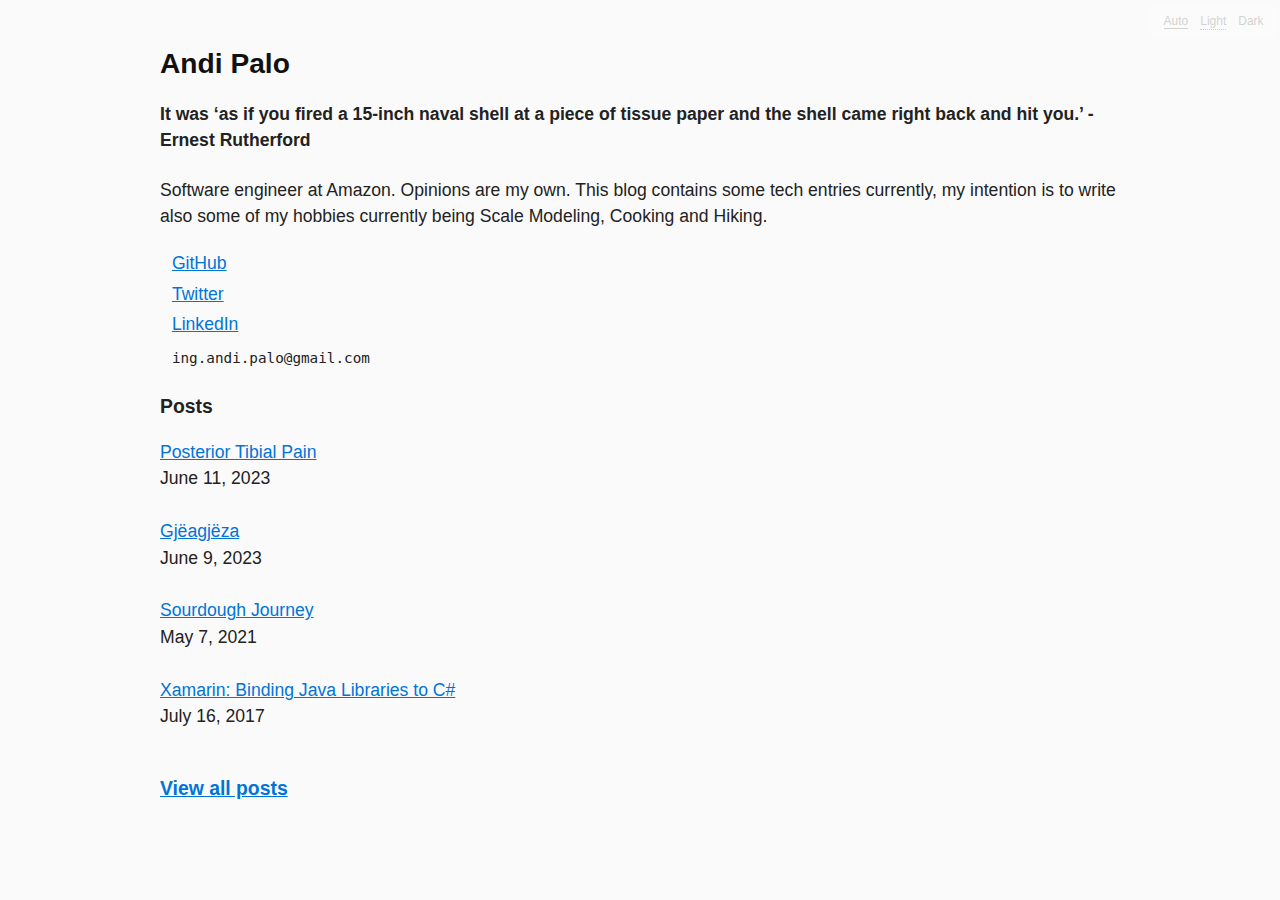
<file: index.html>
<!DOCTYPE html>
<html>
<head>
	<meta name="generator" content="Hugo 0.127.0">
    <meta charset="utf-8">
    <meta http-equiv="X-UA-Compatible" content="IE=edge">
    <meta name="viewport" content="width=device-width, initial-scale=1">
    
    <link rel="stylesheet" href="/css/style.css">
    <link rel="stylesheet" href="/css/fonts.css">
    <link rel="stylesheet" href="/css/syntax.css">
    
    <title>Andi Palo</title>
    <link rel="icon" type="image/png" href="/assets/img/favicon.ico" />
    <link rel="stylesheet" href="https://use.fontawesome.com/releases/v5.8.2/css/all.css"
        integrity="sha384-oS3vJWv+0UjzBfQzYUhtDYW+Pj2yciDJxpsK1OYPAYjqT085Qq/1cq5FLXAZQ7Ay" crossorigin="anonymous">
    <script src="/js/dark.js" defer=""></script>

</head>


<body>

	<h1>Andi Palo</h1>
	<h4>It was &lsquo;as if you fired a 15-inch naval shell at a piece of tissue paper and the shell came right back and hit you.&rsquo; - Ernest Rutherford</h4>

	<div><p>Software engineer at Amazon. Opinions are my own. This blog contains some tech entries currently, my intention is to write also some of my hobbies currently being Scale Modeling, Cooking and Hiking.</p>
</div>

	<table>
		
		
<tr>
    <td><i class="fab fa-github" aria-hidden="true"></i></td>
    <td>&nbsp;<a href="https://github.com/sanandrea" target="_blank">GitHub</a></td>
</tr>


		
		
<tr>
    <td><i class="fab fa-twitter" aria-hidden="true"></i></td>
    <td>&nbsp;<a href="https://twitter.com/andi_palo" target="_blank">Twitter</a></td>
</tr>


		
		
<tr>
    <td><i class="fab fa-linkedin" aria-hidden="true"></i></td>
    <td>&nbsp;<a href="https://www.linkedin.com/in/andi-palo-50a42b16" target="_blank">LinkedIn</a></td>
</tr>


		
		<tr>
			
		</tr>
		<tr>
			
			<td><i class="fas fa-envelope" aria-hidden="true"></i></td>
			<td>&nbsp;<code>ing.andi.palo@gmail.com</code></td>
			
		</tr>
	</table>

	<h3>Posts</h3>

	<div>

		
		
		<div>
			<a href="https://andipalo.com/posts/posterior-tibial-pain/">Posterior Tibial Pain</a><br />
			<time>June 11, 2023</time>
		</div>
		<br />
		
		<div>
			<a href="https://andipalo.com/posts/gjeagjeza/">Gjëagjëza</a><br />
			<time>June 9, 2023</time>
		</div>
		<br />
		
		<div>
			<a href="https://andipalo.com/posts/sourdough-bread/">Sourdough Journey</a><br />
			<time>May 7, 2021</time>
		</div>
		<br />
		
		<div>
			<a href="https://andipalo.com/posts/xamarin-bindings-java-seesharp/">Xamarin: Binding Java Libraries to C#</a><br />
			<time>July 16, 2017</time>
		</div>
		<br />
		


		<h3><a href="posts/">View all posts</a></h3>
	</div>
	
	<script data-goatcounter="" async src="//gc.zgo.at/count.js"></script>
	
</body>

</html>
</file>
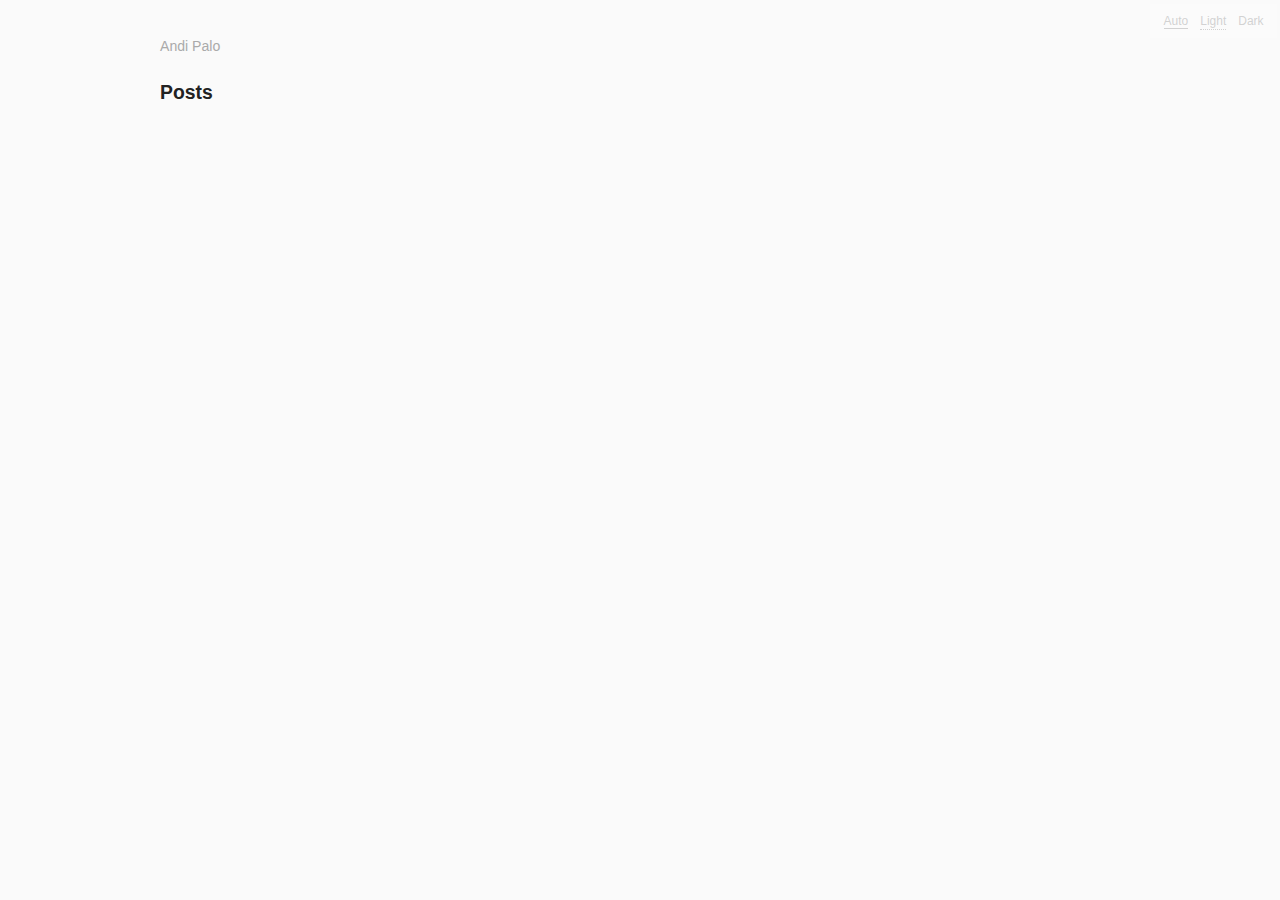
<file: categories/index.html>
<!DOCTYPE html>
<html>
<head>
    <meta charset="utf-8">
    <meta http-equiv="X-UA-Compatible" content="IE=edge">
    <meta name="viewport" content="width=device-width, initial-scale=1">
    
    <link rel="stylesheet" href="/css/style.css">
    <link rel="stylesheet" href="/css/fonts.css">
    <link rel="stylesheet" href="/css/syntax.css">
    
    <title>Andi Palo</title>
    <link rel="icon" type="image/png" href="/assets/img/favicon.ico" />
    <link rel="stylesheet" href="https://use.fontawesome.com/releases/v5.8.2/css/all.css"
        integrity="sha384-oS3vJWv+0UjzBfQzYUhtDYW+Pj2yciDJxpsK1OYPAYjqT085Qq/1cq5FLXAZQ7Ay" crossorigin="anonymous">
    <script src="/js/dark.js" defer=""></script>

</head>


<body>
  <!DOCTYPE html>
<html>

<body>
  <header class="site-header">

    <div class="wrapper">
      <a class="muted small" href="https://andipalo.com/">Andi Palo</a>
    </div>
  </header>
</body>

</html>


  <h3>Posts</h3>

  <div>

    
    
  </div>
</body>

</html>
</file>
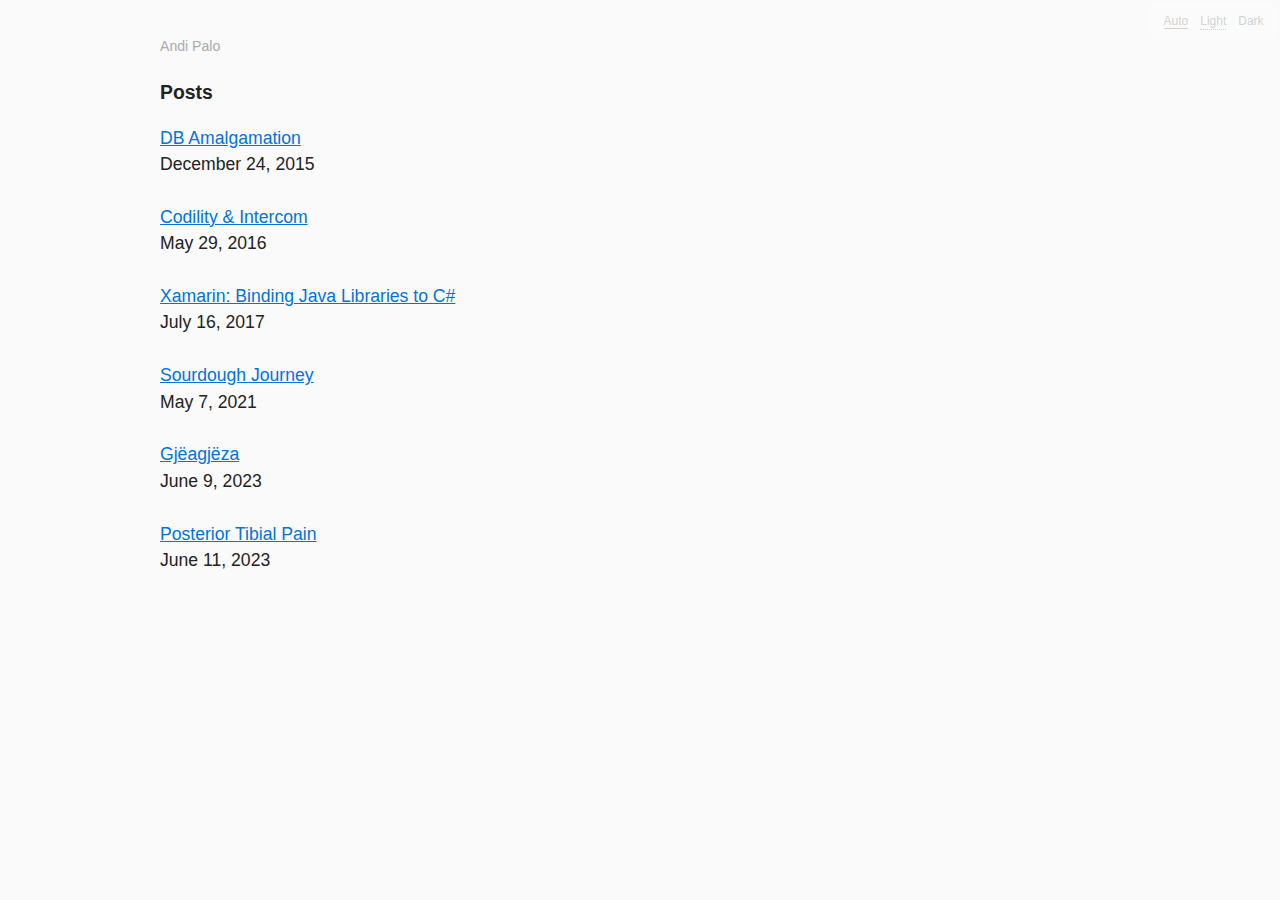
<file: posts/index.html>
<!DOCTYPE html>
<html>
<head>
    <meta charset="utf-8">
    <meta http-equiv="X-UA-Compatible" content="IE=edge">
    <meta name="viewport" content="width=device-width, initial-scale=1">
    
    <link rel="stylesheet" href="/css/style.css">
    <link rel="stylesheet" href="/css/fonts.css">
    <link rel="stylesheet" href="/css/syntax.css">
    
    <title>Andi Palo</title>
    <link rel="icon" type="image/png" href="/assets/img/favicon.ico" />
    <link rel="stylesheet" href="https://use.fontawesome.com/releases/v5.8.2/css/all.css"
        integrity="sha384-oS3vJWv+0UjzBfQzYUhtDYW+Pj2yciDJxpsK1OYPAYjqT085Qq/1cq5FLXAZQ7Ay" crossorigin="anonymous">
    <script src="/js/dark.js" defer=""></script>

</head>


<body>
  <!DOCTYPE html>
<html>

<body>
  <header class="site-header">

    <div class="wrapper">
      <a class="muted small" href="https://andipalo.com/">Andi Palo</a>
    </div>
  </header>
</body>

</html>


  <h3>Posts</h3>

  <div>

    
    
    <div>
      <a href="https://andipalo.com/posts/db-amalgamation/">DB Amalgamation</a><br />
      <time>December 24, 2015</time>
    </div>
    <br />
    
    <div>
      <a href="https://andipalo.com/posts/codility/">Codility &amp; Intercom</a><br />
      <time>May 29, 2016</time>
    </div>
    <br />
    
    <div>
      <a href="https://andipalo.com/posts/xamarin-bindings-java-seesharp/">Xamarin: Binding Java Libraries to C#</a><br />
      <time>July 16, 2017</time>
    </div>
    <br />
    
    <div>
      <a href="https://andipalo.com/posts/sourdough-bread/">Sourdough Journey</a><br />
      <time>May 7, 2021</time>
    </div>
    <br />
    
    <div>
      <a href="https://andipalo.com/posts/gjeagjeza/">Gjëagjëza</a><br />
      <time>June 9, 2023</time>
    </div>
    <br />
    
    <div>
      <a href="https://andipalo.com/posts/posterior-tibial-pain/">Posterior Tibial Pain</a><br />
      <time>June 11, 2023</time>
    </div>
    <br />
    
  </div>
</body>

</html>
</file>
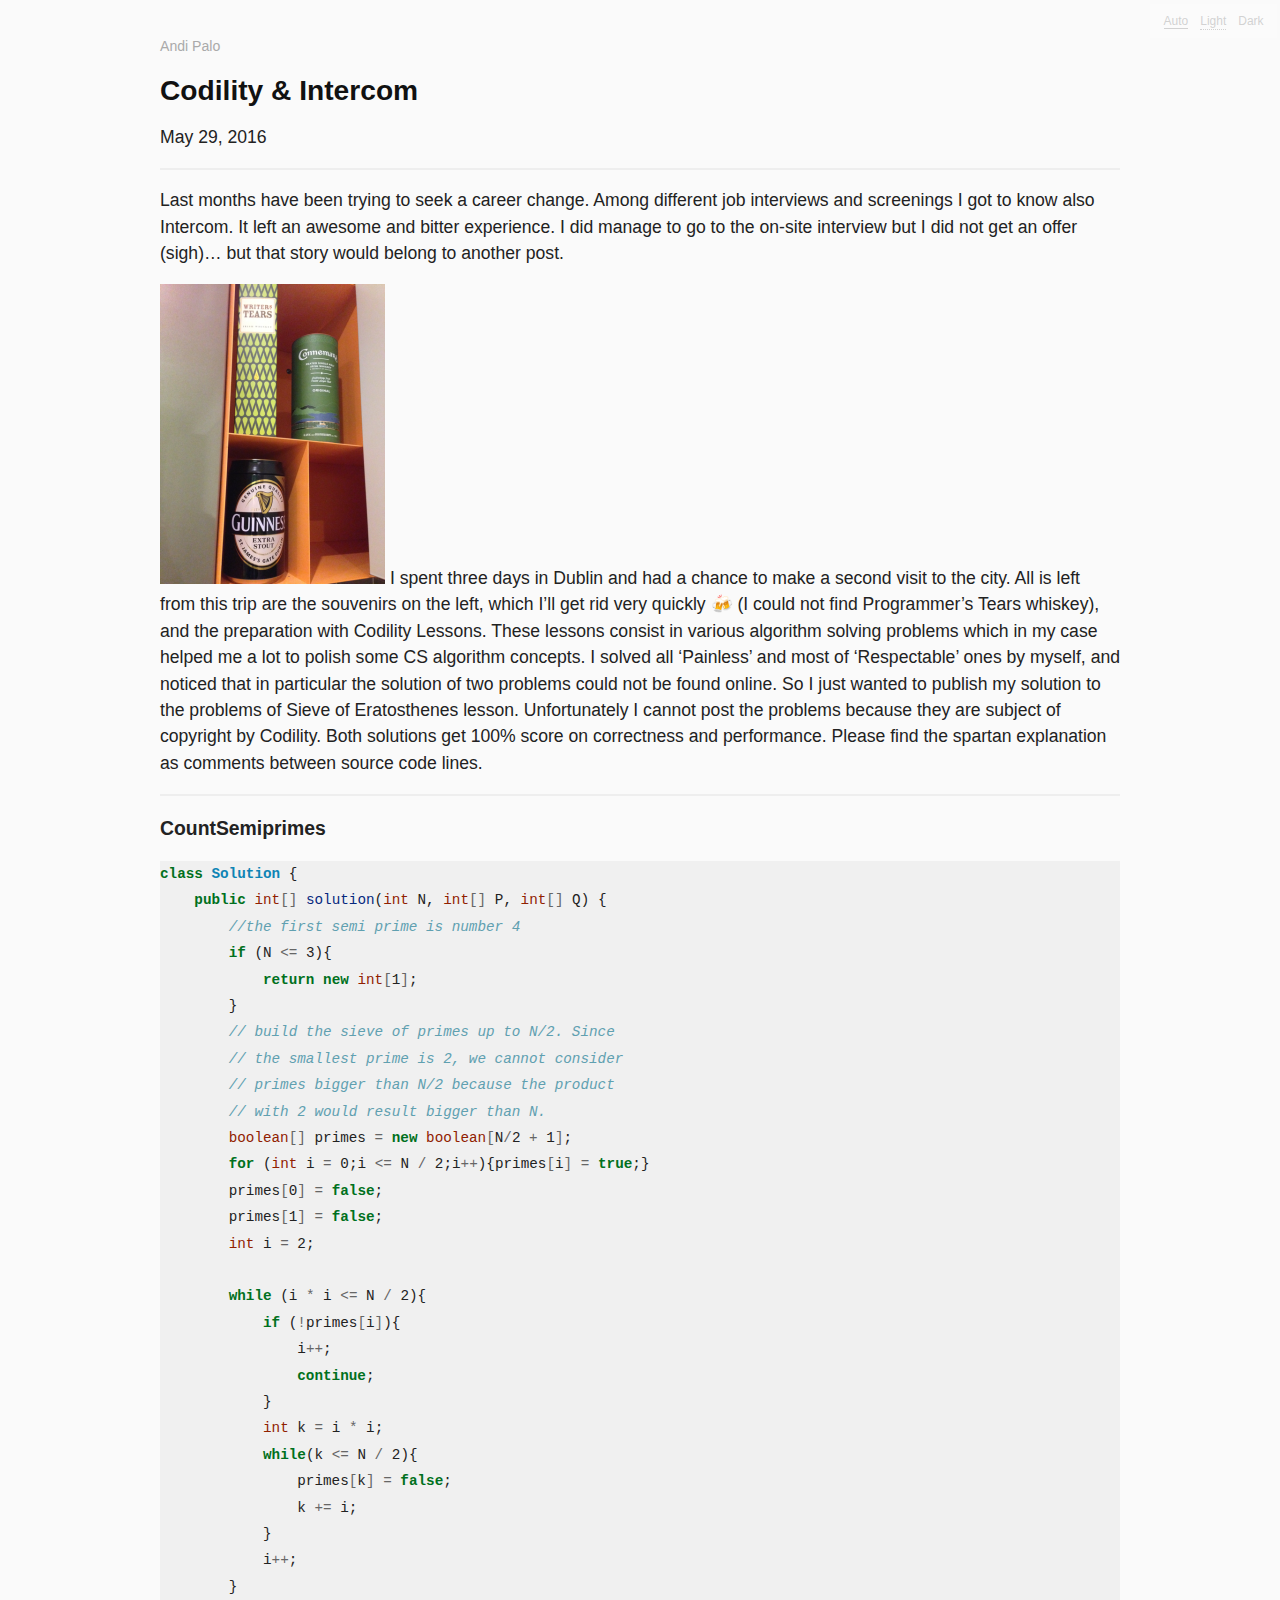
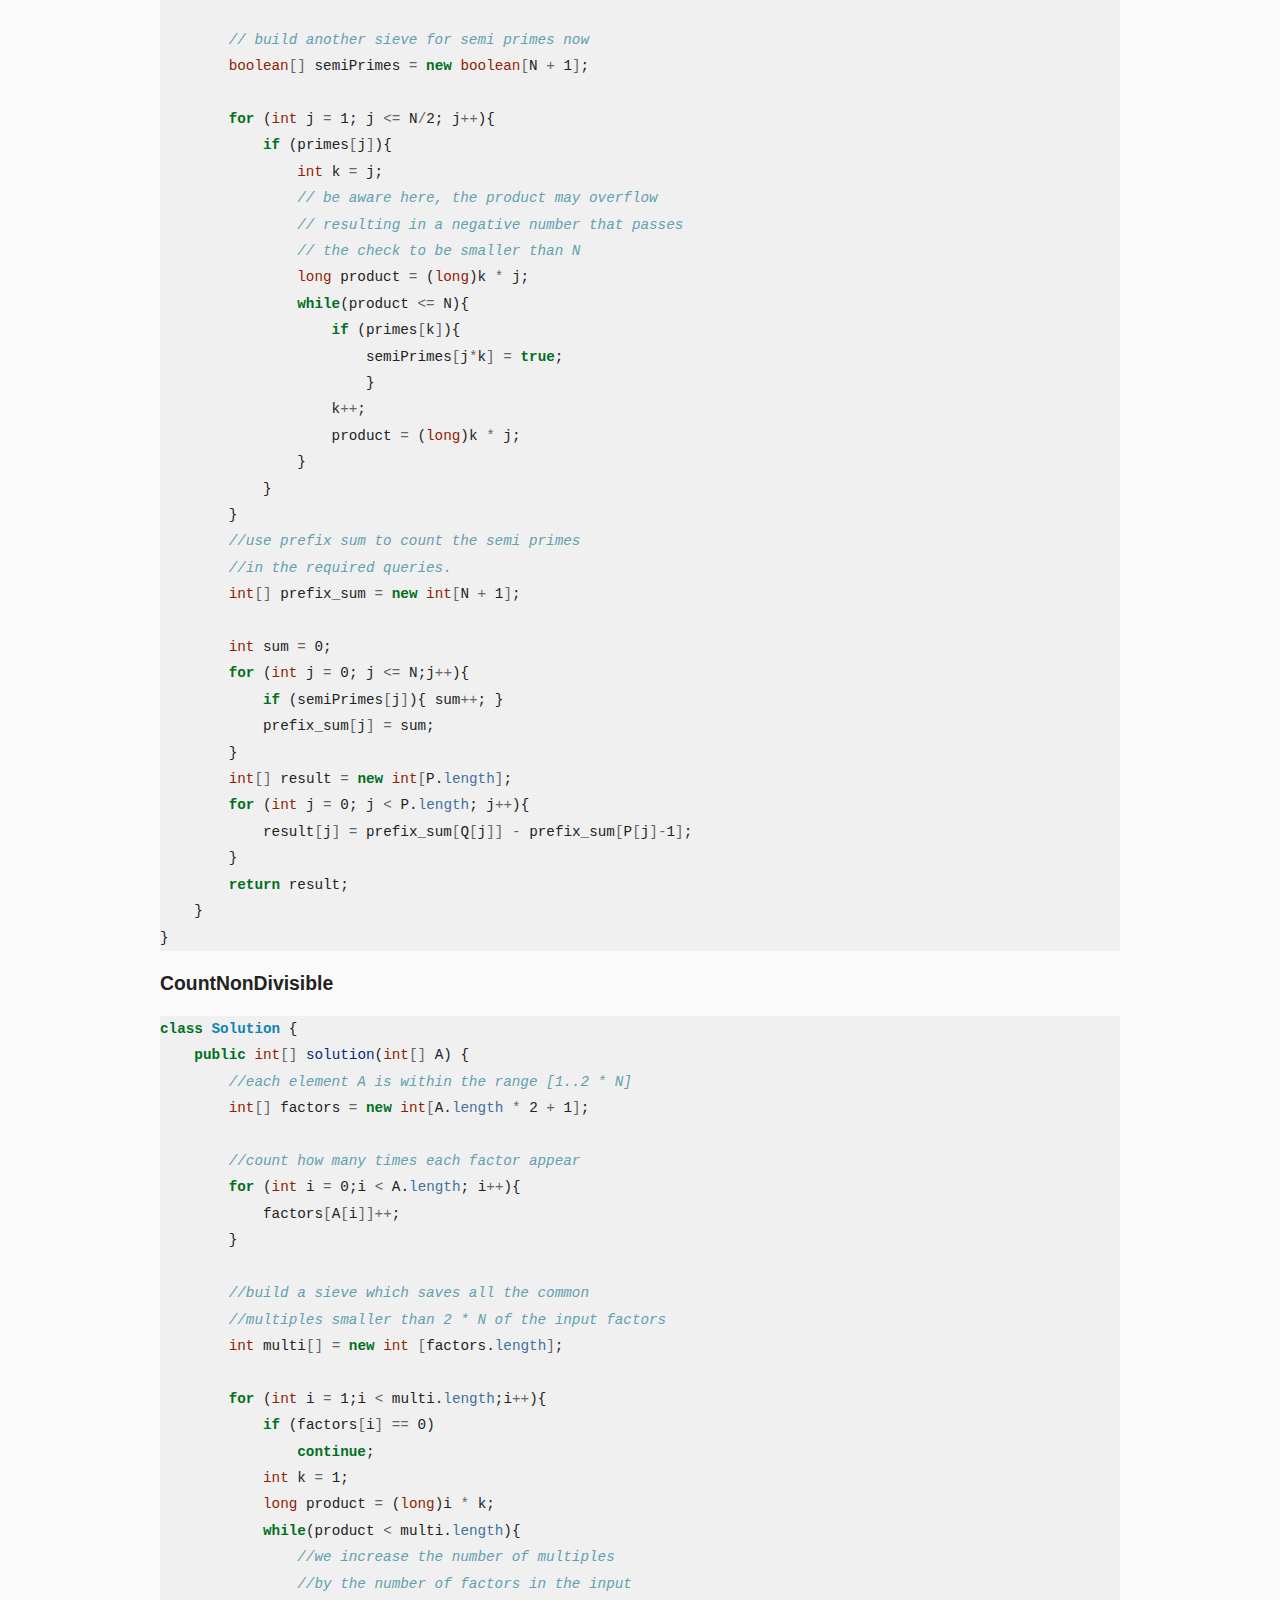
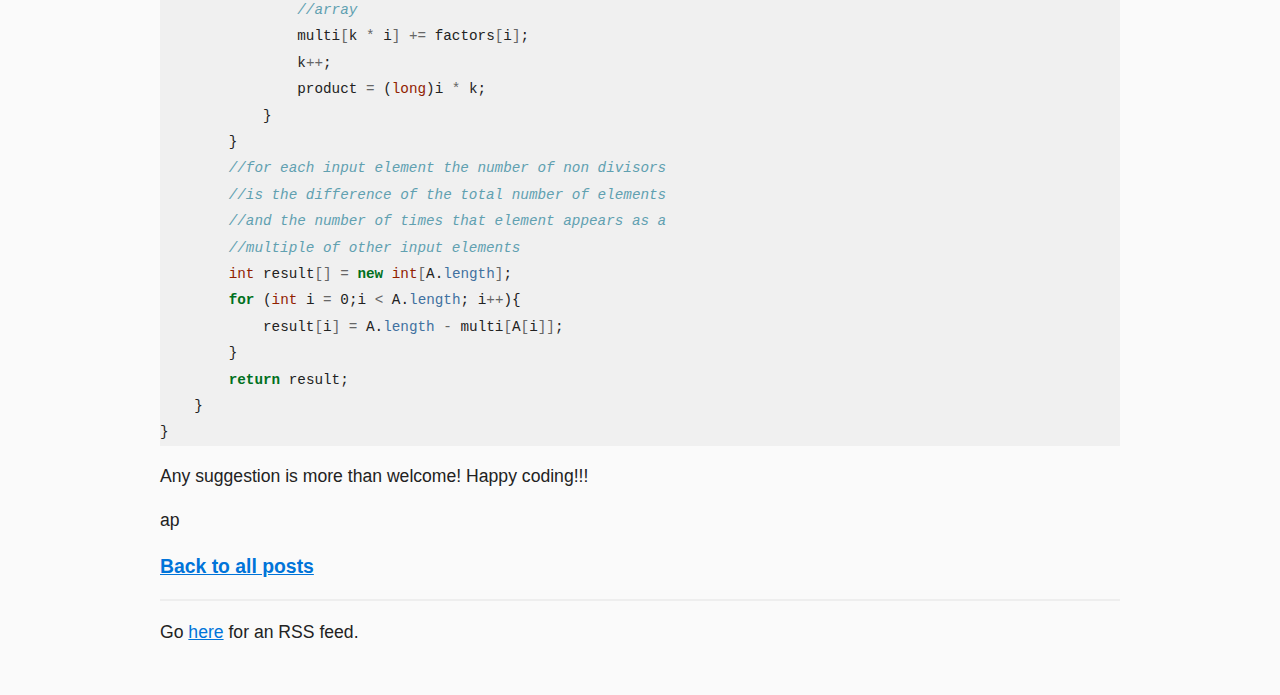
<file: posts/codility/index.html>
<!DOCTYPE html>
<head>
    <meta charset="utf-8">
    <meta http-equiv="X-UA-Compatible" content="IE=edge">
    <meta name="viewport" content="width=device-width, initial-scale=1">
    
    <link rel="stylesheet" href="/css/style.css">
    <link rel="stylesheet" href="/css/fonts.css">
    <link rel="stylesheet" href="/css/syntax.css">
    
    <title>Andi Palo</title>
    <link rel="icon" type="image/png" href="/assets/img/favicon.ico" />
    <link rel="stylesheet" href="https://use.fontawesome.com/releases/v5.8.2/css/all.css"
        integrity="sha384-oS3vJWv+0UjzBfQzYUhtDYW+Pj2yciDJxpsK1OYPAYjqT085Qq/1cq5FLXAZQ7Ay" crossorigin="anonymous">
    <script src="/js/dark.js" defer=""></script>

</head>


<html>
<!DOCTYPE html>
<html>

<body>
  <header class="site-header">

    <div class="wrapper">
      <a class="muted small" href="https://andipalo.com/">Andi Palo</a>
    </div>
  </header>
</body>

</html>

<h1>Codility &amp; Intercom</h1>
<p class="post-meta"><time itemprop="datePublished">May 29, 2016</time>
</p>
<hr>
<p>Last months have been trying to seek a career change. Among different job interviews and screenings I got to know also Intercom. It left an awesome and bitter experience. I did manage to go to the on-site interview but I did not get an offer (sigh)… but that story would belong to another post.</p>
<p><img src="/pics/souvenir_ie_med-225x300.png" alt="souvenir_ie_med">
I spent three days in Dublin and had a chance to make a second visit to the city. All is left from this trip are the souvenirs on the left, which I’ll get rid very quickly 🍻 (I could not find Programmer’s Tears whiskey), and the preparation with Codility Lessons. These lessons consist in various algorithm solving problems which in my case helped me a lot to polish some CS algorithm concepts. I solved all ‘Painless’ and most of ‘Respectable’ ones by myself, and noticed that in particular the solution of two problems could not be found online. So I just wanted to publish my solution to the problems of Sieve of Eratosthenes lesson. Unfortunately I cannot post the problems because they are subject of copyright by Codility. Both solutions get 100% score on correctness and performance. Please find the spartan explanation as comments between source code lines.</p>
<hr>
<h3 id="countsemiprimes">CountSemiprimes</h3>
<div class="highlight"><pre tabindex="0" class="chroma"><code class="language-java" data-lang="java"><span class="line"><span class="cl"><span class="kd">class</span> <span class="nc">Solution</span><span class="w"> </span><span class="p">{</span><span class="w">
</span></span></span><span class="line"><span class="cl"><span class="w">    </span><span class="kd">public</span><span class="w"> </span><span class="kt">int</span><span class="o">[]</span><span class="w"> </span><span class="nf">solution</span><span class="p">(</span><span class="kt">int</span><span class="w"> </span><span class="n">N</span><span class="p">,</span><span class="w"> </span><span class="kt">int</span><span class="o">[]</span><span class="w"> </span><span class="n">P</span><span class="p">,</span><span class="w"> </span><span class="kt">int</span><span class="o">[]</span><span class="w"> </span><span class="n">Q</span><span class="p">)</span><span class="w"> </span><span class="p">{</span><span class="w">
</span></span></span><span class="line"><span class="cl"><span class="w">        </span><span class="c1">//the first semi prime is number 4</span><span class="w">
</span></span></span><span class="line"><span class="cl"><span class="w">        </span><span class="k">if</span><span class="w"> </span><span class="p">(</span><span class="n">N</span><span class="w"> </span><span class="o">&lt;=</span><span class="w"> </span><span class="n">3</span><span class="p">){</span><span class="w">
</span></span></span><span class="line"><span class="cl"><span class="w">            </span><span class="k">return</span><span class="w"> </span><span class="k">new</span><span class="w"> </span><span class="kt">int</span><span class="o">[</span><span class="n">1</span><span class="o">]</span><span class="p">;</span><span class="w">
</span></span></span><span class="line"><span class="cl"><span class="w">        </span><span class="p">}</span><span class="w">
</span></span></span><span class="line"><span class="cl"><span class="w">        </span><span class="c1">// build the sieve of primes up to N/2. Since</span><span class="w">
</span></span></span><span class="line"><span class="cl"><span class="w">        </span><span class="c1">// the smallest prime is 2, we cannot consider</span><span class="w">
</span></span></span><span class="line"><span class="cl"><span class="w">        </span><span class="c1">// primes bigger than N/2 because the product </span><span class="w">
</span></span></span><span class="line"><span class="cl"><span class="w">        </span><span class="c1">// with 2 would result bigger than N.</span><span class="w">
</span></span></span><span class="line"><span class="cl"><span class="w">        </span><span class="kt">boolean</span><span class="o">[]</span><span class="w"> </span><span class="n">primes</span><span class="w"> </span><span class="o">=</span><span class="w"> </span><span class="k">new</span><span class="w"> </span><span class="kt">boolean</span><span class="o">[</span><span class="n">N</span><span class="o">/</span><span class="n">2</span><span class="w"> </span><span class="o">+</span><span class="w"> </span><span class="n">1</span><span class="o">]</span><span class="p">;</span><span class="w">
</span></span></span><span class="line"><span class="cl"><span class="w">        </span><span class="k">for</span><span class="w"> </span><span class="p">(</span><span class="kt">int</span><span class="w"> </span><span class="n">i</span><span class="w"> </span><span class="o">=</span><span class="w"> </span><span class="n">0</span><span class="p">;</span><span class="n">i</span><span class="w"> </span><span class="o">&lt;=</span><span class="w"> </span><span class="n">N</span><span class="w"> </span><span class="o">/</span><span class="w"> </span><span class="n">2</span><span class="p">;</span><span class="n">i</span><span class="o">++</span><span class="p">){</span><span class="n">primes</span><span class="o">[</span><span class="n">i</span><span class="o">]</span><span class="w"> </span><span class="o">=</span><span class="w"> </span><span class="kc">true</span><span class="p">;}</span><span class="w">
</span></span></span><span class="line"><span class="cl"><span class="w">        </span><span class="n">primes</span><span class="o">[</span><span class="n">0</span><span class="o">]</span><span class="w"> </span><span class="o">=</span><span class="w"> </span><span class="kc">false</span><span class="p">;</span><span class="w">
</span></span></span><span class="line"><span class="cl"><span class="w">        </span><span class="n">primes</span><span class="o">[</span><span class="n">1</span><span class="o">]</span><span class="w"> </span><span class="o">=</span><span class="w"> </span><span class="kc">false</span><span class="p">;</span><span class="w">
</span></span></span><span class="line"><span class="cl"><span class="w">        </span><span class="kt">int</span><span class="w"> </span><span class="n">i</span><span class="w"> </span><span class="o">=</span><span class="w"> </span><span class="n">2</span><span class="p">;</span><span class="w">
</span></span></span><span class="line"><span class="cl"><span class="w">        
</span></span></span><span class="line"><span class="cl"><span class="w">        </span><span class="k">while</span><span class="w"> </span><span class="p">(</span><span class="n">i</span><span class="w"> </span><span class="o">*</span><span class="w"> </span><span class="n">i</span><span class="w"> </span><span class="o">&lt;=</span><span class="w"> </span><span class="n">N</span><span class="w"> </span><span class="o">/</span><span class="w"> </span><span class="n">2</span><span class="p">){</span><span class="w">
</span></span></span><span class="line"><span class="cl"><span class="w">            </span><span class="k">if</span><span class="w"> </span><span class="p">(</span><span class="o">!</span><span class="n">primes</span><span class="o">[</span><span class="n">i</span><span class="o">]</span><span class="p">){</span><span class="w">
</span></span></span><span class="line"><span class="cl"><span class="w">                </span><span class="n">i</span><span class="o">++</span><span class="p">;</span><span class="w">
</span></span></span><span class="line"><span class="cl"><span class="w">                </span><span class="k">continue</span><span class="p">;</span><span class="w">
</span></span></span><span class="line"><span class="cl"><span class="w">            </span><span class="p">}</span><span class="w">
</span></span></span><span class="line"><span class="cl"><span class="w">            </span><span class="kt">int</span><span class="w"> </span><span class="n">k</span><span class="w"> </span><span class="o">=</span><span class="w"> </span><span class="n">i</span><span class="w"> </span><span class="o">*</span><span class="w"> </span><span class="n">i</span><span class="p">;</span><span class="w">
</span></span></span><span class="line"><span class="cl"><span class="w">            </span><span class="k">while</span><span class="p">(</span><span class="n">k</span><span class="w"> </span><span class="o">&lt;=</span><span class="w"> </span><span class="n">N</span><span class="w"> </span><span class="o">/</span><span class="w"> </span><span class="n">2</span><span class="p">){</span><span class="w">
</span></span></span><span class="line"><span class="cl"><span class="w">                </span><span class="n">primes</span><span class="o">[</span><span class="n">k</span><span class="o">]</span><span class="w"> </span><span class="o">=</span><span class="w"> </span><span class="kc">false</span><span class="p">;</span><span class="w">
</span></span></span><span class="line"><span class="cl"><span class="w">                </span><span class="n">k</span><span class="w"> </span><span class="o">+=</span><span class="w"> </span><span class="n">i</span><span class="p">;</span><span class="w">
</span></span></span><span class="line"><span class="cl"><span class="w">            </span><span class="p">}</span><span class="w">
</span></span></span><span class="line"><span class="cl"><span class="w">            </span><span class="n">i</span><span class="o">++</span><span class="p">;</span><span class="w">
</span></span></span><span class="line"><span class="cl"><span class="w">        </span><span class="p">}</span><span class="w">
</span></span></span><span class="line"><span class="cl"><span class="w">
</span></span></span><span class="line"><span class="cl"><span class="w">        </span><span class="c1">// build another sieve for semi primes now</span><span class="w">
</span></span></span><span class="line"><span class="cl"><span class="w">        </span><span class="kt">boolean</span><span class="o">[]</span><span class="w"> </span><span class="n">semiPrimes</span><span class="w"> </span><span class="o">=</span><span class="w"> </span><span class="k">new</span><span class="w"> </span><span class="kt">boolean</span><span class="o">[</span><span class="n">N</span><span class="w"> </span><span class="o">+</span><span class="w"> </span><span class="n">1</span><span class="o">]</span><span class="p">;</span><span class="w">
</span></span></span><span class="line"><span class="cl"><span class="w">
</span></span></span><span class="line"><span class="cl"><span class="w">        </span><span class="k">for</span><span class="w"> </span><span class="p">(</span><span class="kt">int</span><span class="w"> </span><span class="n">j</span><span class="w"> </span><span class="o">=</span><span class="w"> </span><span class="n">1</span><span class="p">;</span><span class="w"> </span><span class="n">j</span><span class="w"> </span><span class="o">&lt;=</span><span class="w"> </span><span class="n">N</span><span class="o">/</span><span class="n">2</span><span class="p">;</span><span class="w"> </span><span class="n">j</span><span class="o">++</span><span class="p">){</span><span class="w">
</span></span></span><span class="line"><span class="cl"><span class="w">            </span><span class="k">if</span><span class="w"> </span><span class="p">(</span><span class="n">primes</span><span class="o">[</span><span class="n">j</span><span class="o">]</span><span class="p">){</span><span class="w">
</span></span></span><span class="line"><span class="cl"><span class="w">                </span><span class="kt">int</span><span class="w"> </span><span class="n">k</span><span class="w"> </span><span class="o">=</span><span class="w"> </span><span class="n">j</span><span class="p">;</span><span class="w">
</span></span></span><span class="line"><span class="cl"><span class="w">                </span><span class="c1">// be aware here, the product may overflow</span><span class="w">
</span></span></span><span class="line"><span class="cl"><span class="w">                </span><span class="c1">// resulting in a negative number that passes</span><span class="w">
</span></span></span><span class="line"><span class="cl"><span class="w">                </span><span class="c1">// the check to be smaller than N</span><span class="w">
</span></span></span><span class="line"><span class="cl"><span class="w">                </span><span class="kt">long</span><span class="w"> </span><span class="n">product</span><span class="w"> </span><span class="o">=</span><span class="w"> </span><span class="p">(</span><span class="kt">long</span><span class="p">)</span><span class="n">k</span><span class="w"> </span><span class="o">*</span><span class="w"> </span><span class="n">j</span><span class="p">;</span><span class="w">
</span></span></span><span class="line"><span class="cl"><span class="w">                </span><span class="k">while</span><span class="p">(</span><span class="n">product</span><span class="w"> </span><span class="o">&lt;=</span><span class="w"> </span><span class="n">N</span><span class="p">){</span><span class="w">
</span></span></span><span class="line"><span class="cl"><span class="w">                    </span><span class="k">if</span><span class="w"> </span><span class="p">(</span><span class="n">primes</span><span class="o">[</span><span class="n">k</span><span class="o">]</span><span class="p">){</span><span class="w">
</span></span></span><span class="line"><span class="cl"><span class="w">                        </span><span class="n">semiPrimes</span><span class="o">[</span><span class="n">j</span><span class="o">*</span><span class="n">k</span><span class="o">]</span><span class="w"> </span><span class="o">=</span><span class="w"> </span><span class="kc">true</span><span class="p">;</span><span class="w">
</span></span></span><span class="line"><span class="cl"><span class="w">                        </span><span class="p">}</span><span class="w"> 
</span></span></span><span class="line"><span class="cl"><span class="w">                    </span><span class="n">k</span><span class="o">++</span><span class="p">;</span><span class="w">
</span></span></span><span class="line"><span class="cl"><span class="w">                    </span><span class="n">product</span><span class="w"> </span><span class="o">=</span><span class="w"> </span><span class="p">(</span><span class="kt">long</span><span class="p">)</span><span class="n">k</span><span class="w"> </span><span class="o">*</span><span class="w"> </span><span class="n">j</span><span class="p">;</span><span class="w">
</span></span></span><span class="line"><span class="cl"><span class="w">                </span><span class="p">}</span><span class="w">
</span></span></span><span class="line"><span class="cl"><span class="w">            </span><span class="p">}</span><span class="w">
</span></span></span><span class="line"><span class="cl"><span class="w">        </span><span class="p">}</span><span class="w">
</span></span></span><span class="line"><span class="cl"><span class="w">        </span><span class="c1">//use prefix sum to count the semi primes</span><span class="w">
</span></span></span><span class="line"><span class="cl"><span class="w">        </span><span class="c1">//in the required queries.</span><span class="w">
</span></span></span><span class="line"><span class="cl"><span class="w">        </span><span class="kt">int</span><span class="o">[]</span><span class="w"> </span><span class="n">prefix_sum</span><span class="w"> </span><span class="o">=</span><span class="w"> </span><span class="k">new</span><span class="w"> </span><span class="kt">int</span><span class="o">[</span><span class="n">N</span><span class="w"> </span><span class="o">+</span><span class="w"> </span><span class="n">1</span><span class="o">]</span><span class="p">;</span><span class="w">
</span></span></span><span class="line"><span class="cl"><span class="w">        
</span></span></span><span class="line"><span class="cl"><span class="w">        </span><span class="kt">int</span><span class="w"> </span><span class="n">sum</span><span class="w"> </span><span class="o">=</span><span class="w"> </span><span class="n">0</span><span class="p">;</span><span class="w">
</span></span></span><span class="line"><span class="cl"><span class="w">        </span><span class="k">for</span><span class="w"> </span><span class="p">(</span><span class="kt">int</span><span class="w"> </span><span class="n">j</span><span class="w"> </span><span class="o">=</span><span class="w"> </span><span class="n">0</span><span class="p">;</span><span class="w"> </span><span class="n">j</span><span class="w"> </span><span class="o">&lt;=</span><span class="w"> </span><span class="n">N</span><span class="p">;</span><span class="n">j</span><span class="o">++</span><span class="p">){</span><span class="w">
</span></span></span><span class="line"><span class="cl"><span class="w">            </span><span class="k">if</span><span class="w"> </span><span class="p">(</span><span class="n">semiPrimes</span><span class="o">[</span><span class="n">j</span><span class="o">]</span><span class="p">){</span><span class="w"> </span><span class="n">sum</span><span class="o">++</span><span class="p">;</span><span class="w"> </span><span class="p">}</span><span class="w">
</span></span></span><span class="line"><span class="cl"><span class="w">            </span><span class="n">prefix_sum</span><span class="o">[</span><span class="n">j</span><span class="o">]</span><span class="w"> </span><span class="o">=</span><span class="w"> </span><span class="n">sum</span><span class="p">;</span><span class="w">
</span></span></span><span class="line"><span class="cl"><span class="w">        </span><span class="p">}</span><span class="w">
</span></span></span><span class="line"><span class="cl"><span class="w">        </span><span class="kt">int</span><span class="o">[]</span><span class="w"> </span><span class="n">result</span><span class="w"> </span><span class="o">=</span><span class="w"> </span><span class="k">new</span><span class="w"> </span><span class="kt">int</span><span class="o">[</span><span class="n">P</span><span class="p">.</span><span class="na">length</span><span class="o">]</span><span class="p">;</span><span class="w">
</span></span></span><span class="line"><span class="cl"><span class="w">        </span><span class="k">for</span><span class="w"> </span><span class="p">(</span><span class="kt">int</span><span class="w"> </span><span class="n">j</span><span class="w"> </span><span class="o">=</span><span class="w"> </span><span class="n">0</span><span class="p">;</span><span class="w"> </span><span class="n">j</span><span class="w"> </span><span class="o">&lt;</span><span class="w"> </span><span class="n">P</span><span class="p">.</span><span class="na">length</span><span class="p">;</span><span class="w"> </span><span class="n">j</span><span class="o">++</span><span class="p">){</span><span class="w">
</span></span></span><span class="line"><span class="cl"><span class="w">            </span><span class="n">result</span><span class="o">[</span><span class="n">j</span><span class="o">]</span><span class="w"> </span><span class="o">=</span><span class="w"> </span><span class="n">prefix_sum</span><span class="o">[</span><span class="n">Q</span><span class="o">[</span><span class="n">j</span><span class="o">]]</span><span class="w"> </span><span class="o">-</span><span class="w"> </span><span class="n">prefix_sum</span><span class="o">[</span><span class="n">P</span><span class="o">[</span><span class="n">j</span><span class="o">]-</span><span class="n">1</span><span class="o">]</span><span class="p">;</span><span class="w">
</span></span></span><span class="line"><span class="cl"><span class="w">        </span><span class="p">}</span><span class="w">
</span></span></span><span class="line"><span class="cl"><span class="w">        </span><span class="k">return</span><span class="w"> </span><span class="n">result</span><span class="p">;</span><span class="w">
</span></span></span><span class="line"><span class="cl"><span class="w">    </span><span class="p">}</span><span class="w">
</span></span></span><span class="line"><span class="cl"><span class="w"></span><span class="p">}</span><span class="w">
</span></span></span></code></pre></div><h3 id="countnondivisible">CountNonDivisible</h3>
<div class="highlight"><pre tabindex="0" class="chroma"><code class="language-java" data-lang="java"><span class="line"><span class="cl"><span class="kd">class</span> <span class="nc">Solution</span><span class="w"> </span><span class="p">{</span><span class="w">
</span></span></span><span class="line"><span class="cl"><span class="w">    </span><span class="kd">public</span><span class="w"> </span><span class="kt">int</span><span class="o">[]</span><span class="w"> </span><span class="nf">solution</span><span class="p">(</span><span class="kt">int</span><span class="o">[]</span><span class="w"> </span><span class="n">A</span><span class="p">)</span><span class="w"> </span><span class="p">{</span><span class="w">
</span></span></span><span class="line"><span class="cl"><span class="w">        </span><span class="c1">//each element A is within the range [1..2 * N]</span><span class="w">
</span></span></span><span class="line"><span class="cl"><span class="w">        </span><span class="kt">int</span><span class="o">[]</span><span class="w"> </span><span class="n">factors</span><span class="w"> </span><span class="o">=</span><span class="w"> </span><span class="k">new</span><span class="w"> </span><span class="kt">int</span><span class="o">[</span><span class="n">A</span><span class="p">.</span><span class="na">length</span><span class="w"> </span><span class="o">*</span><span class="w"> </span><span class="n">2</span><span class="w"> </span><span class="o">+</span><span class="w"> </span><span class="n">1</span><span class="o">]</span><span class="p">;</span><span class="w">
</span></span></span><span class="line"><span class="cl"><span class="w">        
</span></span></span><span class="line"><span class="cl"><span class="w">        </span><span class="c1">//count how many times each factor appear</span><span class="w">
</span></span></span><span class="line"><span class="cl"><span class="w">        </span><span class="k">for</span><span class="w"> </span><span class="p">(</span><span class="kt">int</span><span class="w"> </span><span class="n">i</span><span class="w"> </span><span class="o">=</span><span class="w"> </span><span class="n">0</span><span class="p">;</span><span class="n">i</span><span class="w"> </span><span class="o">&lt;</span><span class="w"> </span><span class="n">A</span><span class="p">.</span><span class="na">length</span><span class="p">;</span><span class="w"> </span><span class="n">i</span><span class="o">++</span><span class="p">){</span><span class="w">
</span></span></span><span class="line"><span class="cl"><span class="w">            </span><span class="n">factors</span><span class="o">[</span><span class="n">A</span><span class="o">[</span><span class="n">i</span><span class="o">]]++</span><span class="p">;</span><span class="w">
</span></span></span><span class="line"><span class="cl"><span class="w">        </span><span class="p">}</span><span class="w">
</span></span></span><span class="line"><span class="cl"><span class="w">        
</span></span></span><span class="line"><span class="cl"><span class="w">        </span><span class="c1">//build a sieve which saves all the common</span><span class="w">
</span></span></span><span class="line"><span class="cl"><span class="w">        </span><span class="c1">//multiples smaller than 2 * N of the input factors </span><span class="w">
</span></span></span><span class="line"><span class="cl"><span class="w">        </span><span class="kt">int</span><span class="w"> </span><span class="n">multi</span><span class="o">[]</span><span class="w"> </span><span class="o">=</span><span class="w"> </span><span class="k">new</span><span class="w"> </span><span class="kt">int</span><span class="w"> </span><span class="o">[</span><span class="n">factors</span><span class="p">.</span><span class="na">length</span><span class="o">]</span><span class="p">;</span><span class="w">
</span></span></span><span class="line"><span class="cl"><span class="w">        
</span></span></span><span class="line"><span class="cl"><span class="w">        </span><span class="k">for</span><span class="w"> </span><span class="p">(</span><span class="kt">int</span><span class="w"> </span><span class="n">i</span><span class="w"> </span><span class="o">=</span><span class="w"> </span><span class="n">1</span><span class="p">;</span><span class="n">i</span><span class="w"> </span><span class="o">&lt;</span><span class="w"> </span><span class="n">multi</span><span class="p">.</span><span class="na">length</span><span class="p">;</span><span class="n">i</span><span class="o">++</span><span class="p">){</span><span class="w">
</span></span></span><span class="line"><span class="cl"><span class="w">            </span><span class="k">if</span><span class="w"> </span><span class="p">(</span><span class="n">factors</span><span class="o">[</span><span class="n">i</span><span class="o">]</span><span class="w"> </span><span class="o">==</span><span class="w"> </span><span class="n">0</span><span class="p">)</span><span class="w"> 
</span></span></span><span class="line"><span class="cl"><span class="w">                </span><span class="k">continue</span><span class="p">;</span><span class="w">
</span></span></span><span class="line"><span class="cl"><span class="w">            </span><span class="kt">int</span><span class="w"> </span><span class="n">k</span><span class="w"> </span><span class="o">=</span><span class="w"> </span><span class="n">1</span><span class="p">;</span><span class="w">
</span></span></span><span class="line"><span class="cl"><span class="w">            </span><span class="kt">long</span><span class="w"> </span><span class="n">product</span><span class="w"> </span><span class="o">=</span><span class="w"> </span><span class="p">(</span><span class="kt">long</span><span class="p">)</span><span class="n">i</span><span class="w"> </span><span class="o">*</span><span class="w"> </span><span class="n">k</span><span class="p">;</span><span class="w">
</span></span></span><span class="line"><span class="cl"><span class="w">            </span><span class="k">while</span><span class="p">(</span><span class="n">product</span><span class="w"> </span><span class="o">&lt;</span><span class="w"> </span><span class="n">multi</span><span class="p">.</span><span class="na">length</span><span class="p">){</span><span class="w">
</span></span></span><span class="line"><span class="cl"><span class="w">                </span><span class="c1">//we increase the number of multiples</span><span class="w">
</span></span></span><span class="line"><span class="cl"><span class="w">                </span><span class="c1">//by the number of factors in the input </span><span class="w">
</span></span></span><span class="line"><span class="cl"><span class="w">                </span><span class="c1">//array</span><span class="w">
</span></span></span><span class="line"><span class="cl"><span class="w">                </span><span class="n">multi</span><span class="o">[</span><span class="n">k</span><span class="w"> </span><span class="o">*</span><span class="w"> </span><span class="n">i</span><span class="o">]</span><span class="w"> </span><span class="o">+=</span><span class="w"> </span><span class="n">factors</span><span class="o">[</span><span class="n">i</span><span class="o">]</span><span class="p">;</span><span class="w">
</span></span></span><span class="line"><span class="cl"><span class="w">                </span><span class="n">k</span><span class="o">++</span><span class="p">;</span><span class="w">
</span></span></span><span class="line"><span class="cl"><span class="w">                </span><span class="n">product</span><span class="w"> </span><span class="o">=</span><span class="w"> </span><span class="p">(</span><span class="kt">long</span><span class="p">)</span><span class="n">i</span><span class="w"> </span><span class="o">*</span><span class="w"> </span><span class="n">k</span><span class="p">;</span><span class="w">
</span></span></span><span class="line"><span class="cl"><span class="w">            </span><span class="p">}</span><span class="w">
</span></span></span><span class="line"><span class="cl"><span class="w">        </span><span class="p">}</span><span class="w">
</span></span></span><span class="line"><span class="cl"><span class="w">        </span><span class="c1">//for each input element the number of non divisors</span><span class="w">
</span></span></span><span class="line"><span class="cl"><span class="w">        </span><span class="c1">//is the difference of the total number of elements</span><span class="w">
</span></span></span><span class="line"><span class="cl"><span class="w">        </span><span class="c1">//and the number of times that element appears as a</span><span class="w">
</span></span></span><span class="line"><span class="cl"><span class="w">        </span><span class="c1">//multiple of other input elements</span><span class="w">
</span></span></span><span class="line"><span class="cl"><span class="w">        </span><span class="kt">int</span><span class="w"> </span><span class="n">result</span><span class="o">[]</span><span class="w"> </span><span class="o">=</span><span class="w"> </span><span class="k">new</span><span class="w"> </span><span class="kt">int</span><span class="o">[</span><span class="n">A</span><span class="p">.</span><span class="na">length</span><span class="o">]</span><span class="p">;</span><span class="w">
</span></span></span><span class="line"><span class="cl"><span class="w">        </span><span class="k">for</span><span class="w"> </span><span class="p">(</span><span class="kt">int</span><span class="w"> </span><span class="n">i</span><span class="w"> </span><span class="o">=</span><span class="w"> </span><span class="n">0</span><span class="p">;</span><span class="n">i</span><span class="w"> </span><span class="o">&lt;</span><span class="w"> </span><span class="n">A</span><span class="p">.</span><span class="na">length</span><span class="p">;</span><span class="w"> </span><span class="n">i</span><span class="o">++</span><span class="p">){</span><span class="w">
</span></span></span><span class="line"><span class="cl"><span class="w">            </span><span class="n">result</span><span class="o">[</span><span class="n">i</span><span class="o">]</span><span class="w"> </span><span class="o">=</span><span class="w"> </span><span class="n">A</span><span class="p">.</span><span class="na">length</span><span class="w"> </span><span class="o">-</span><span class="w"> </span><span class="n">multi</span><span class="o">[</span><span class="n">A</span><span class="o">[</span><span class="n">i</span><span class="o">]]</span><span class="p">;</span><span class="w">
</span></span></span><span class="line"><span class="cl"><span class="w">        </span><span class="p">}</span><span class="w">
</span></span></span><span class="line"><span class="cl"><span class="w">        </span><span class="k">return</span><span class="w"> </span><span class="n">result</span><span class="p">;</span><span class="w">
</span></span></span><span class="line"><span class="cl"><span class="w">    </span><span class="p">}</span><span class="w">
</span></span></span><span class="line"><span class="cl"><span class="w"></span><span class="p">}</span><span class="w">
</span></span></span></code></pre></div><p>Any suggestion is more than welcome! Happy coding!!!</p>
<p>ap</p>


<footer>
    <div>
        <h3><a href="https://andipalo.com/posts">Back to all posts</a></h3>
    </div>
    <hr>
    <p>Go <a href="https://andipalo.com//index.xml">here</a> for an RSS feed.</p>
</footer>

</html>
</file>
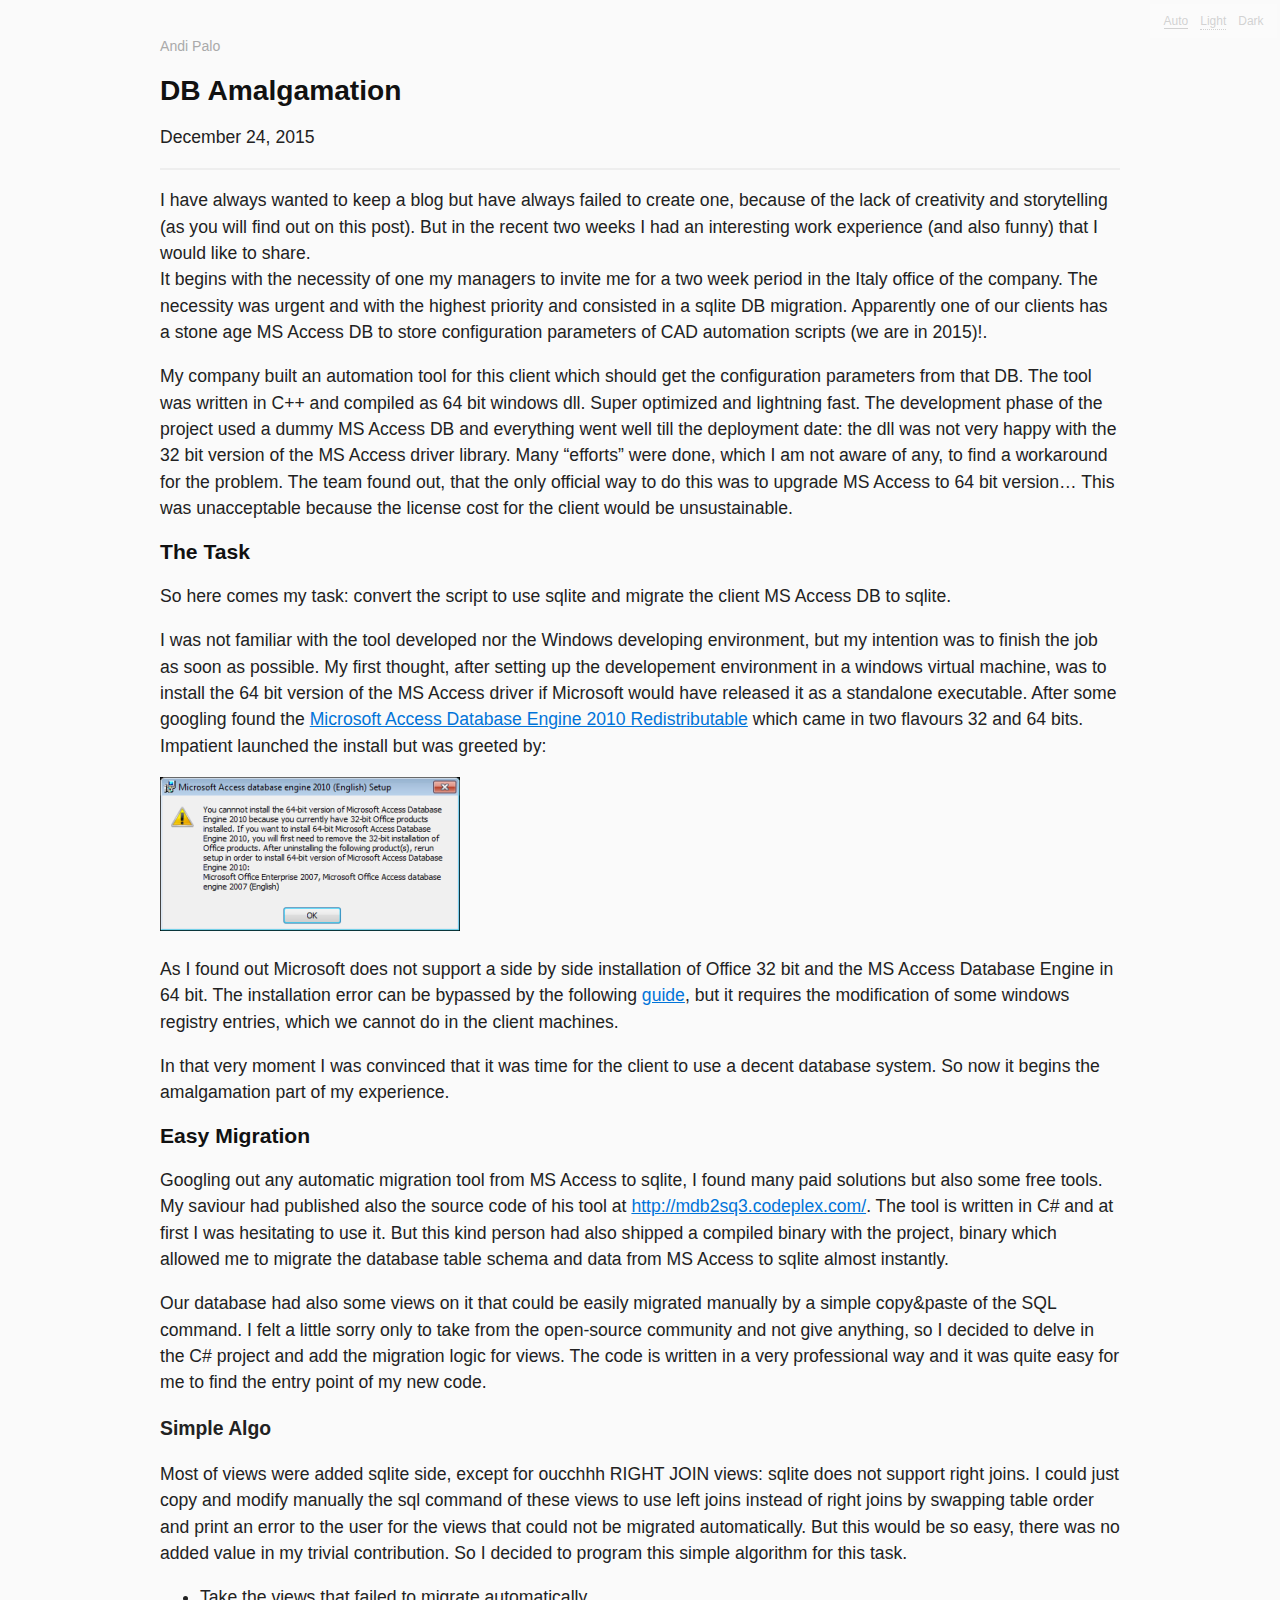
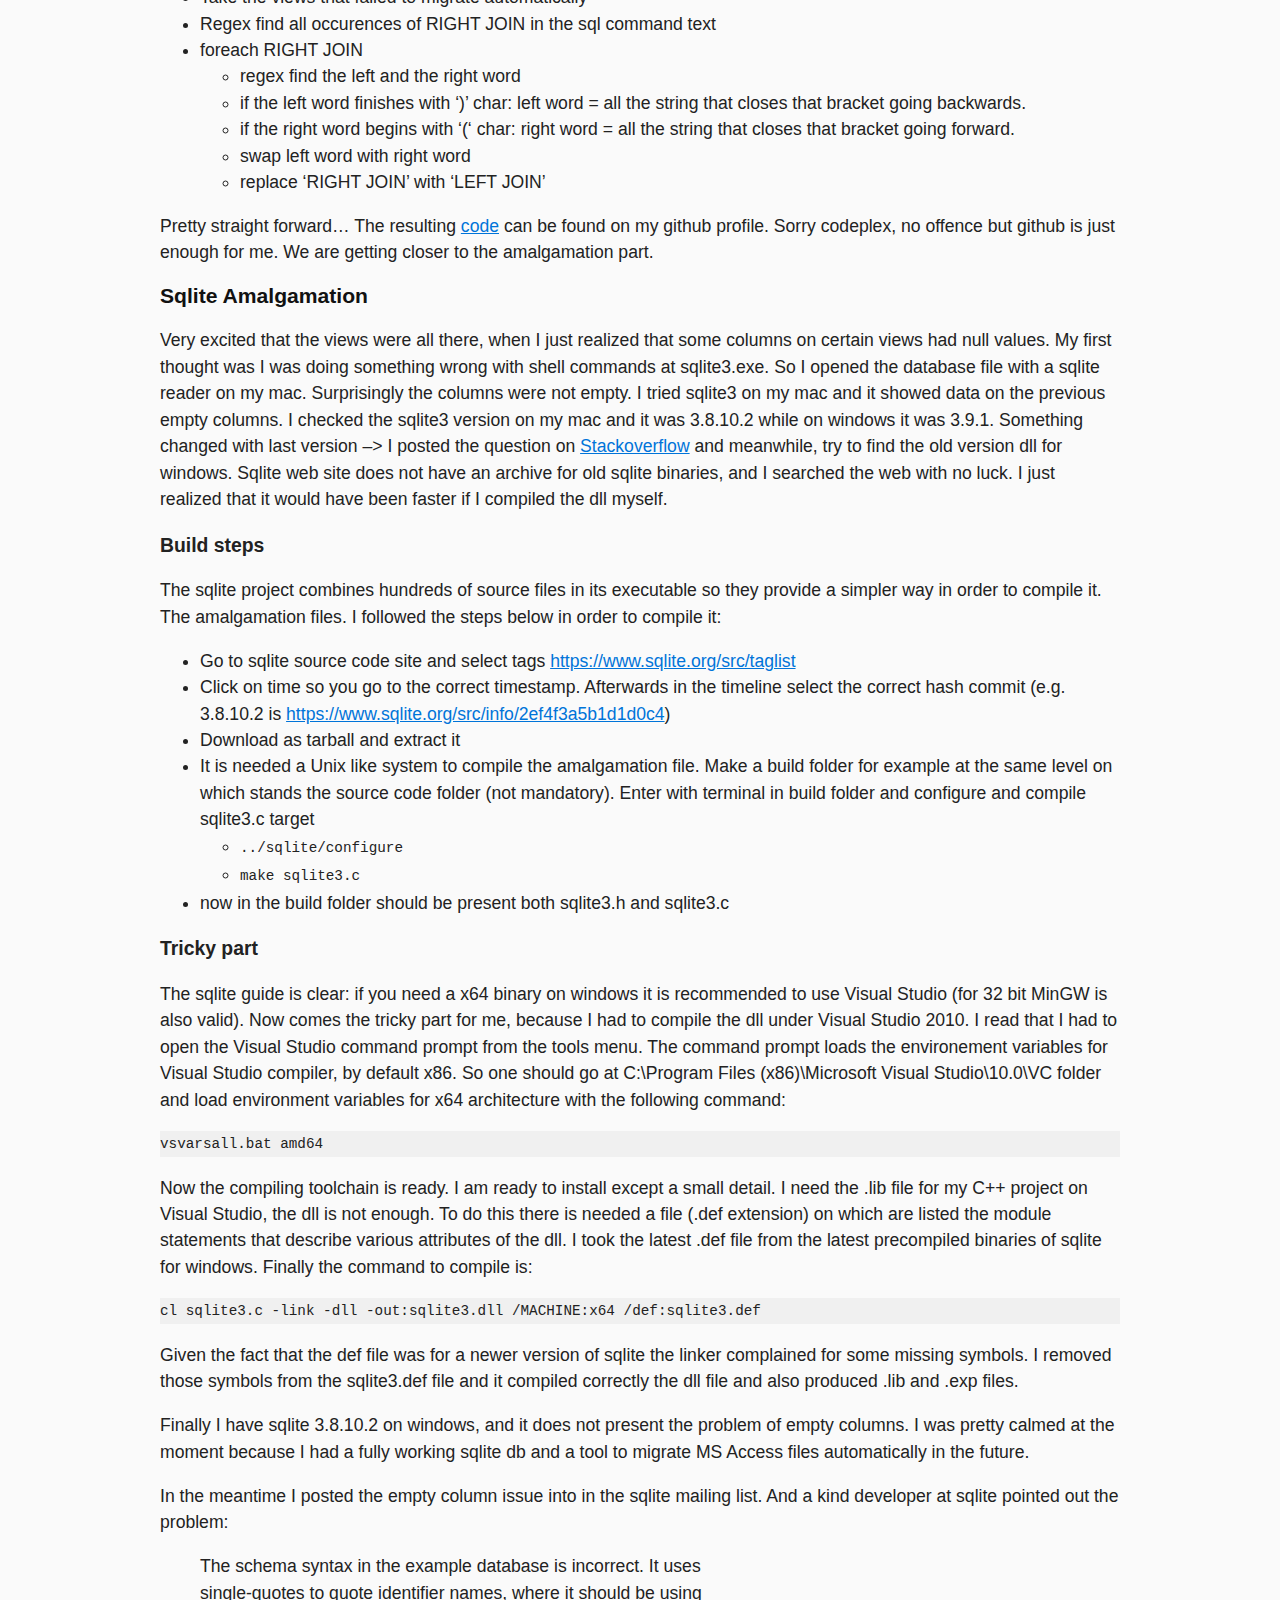
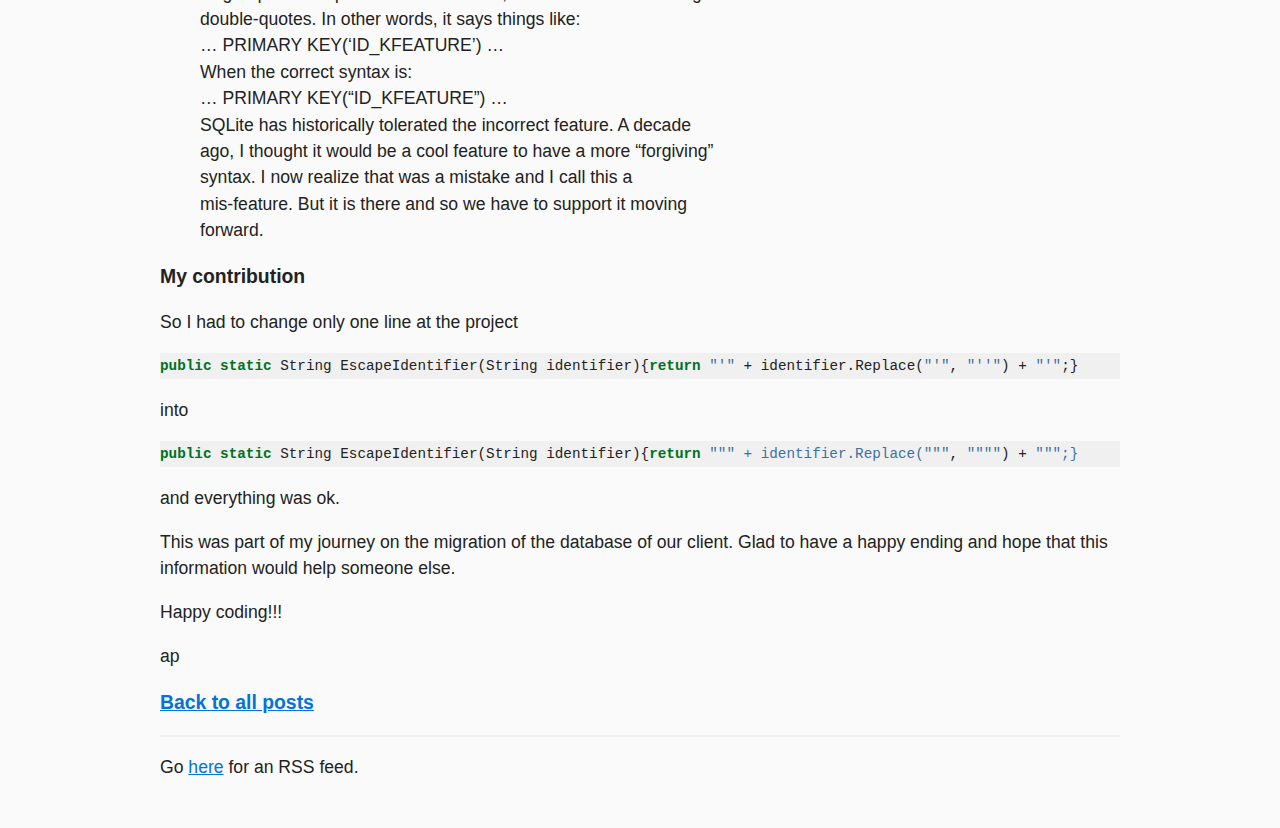
<file: posts/db-amalgamation/index.html>
<!DOCTYPE html>
<head>
    <meta charset="utf-8">
    <meta http-equiv="X-UA-Compatible" content="IE=edge">
    <meta name="viewport" content="width=device-width, initial-scale=1">
    
    <link rel="stylesheet" href="/css/style.css">
    <link rel="stylesheet" href="/css/fonts.css">
    <link rel="stylesheet" href="/css/syntax.css">
    
    <title>Andi Palo</title>
    <link rel="icon" type="image/png" href="/assets/img/favicon.ico" />
    <link rel="stylesheet" href="https://use.fontawesome.com/releases/v5.8.2/css/all.css"
        integrity="sha384-oS3vJWv+0UjzBfQzYUhtDYW+Pj2yciDJxpsK1OYPAYjqT085Qq/1cq5FLXAZQ7Ay" crossorigin="anonymous">
    <script src="/js/dark.js" defer=""></script>

</head>


<html>
<!DOCTYPE html>
<html>

<body>
  <header class="site-header">

    <div class="wrapper">
      <a class="muted small" href="https://andipalo.com/">Andi Palo</a>
    </div>
  </header>
</body>

</html>

<h1>DB Amalgamation</h1>
<p class="post-meta"><time itemprop="datePublished">December 24, 2015</time>
</p>
<hr>
<p>I have always wanted to keep a blog but have always failed to create one, because of the lack of creativity and storytelling (as you will find out on this post). But in the recent two weeks I had an interesting work experience (and also funny) that I would like to share.<br>
It begins with the necessity of one my managers to invite me for a two week period in the Italy office of the company. The necessity was urgent and with the highest priority and consisted in a sqlite DB migration. Apparently one of our clients has a stone age MS Access DB to store configuration parameters of CAD automation scripts (we are in 2015)!.</p>
<p>My company built an automation tool for this client which should get the configuration parameters from that DB. The tool was written in C++ and compiled as 64 bit windows dll. Super optimized and lightning fast. The development phase of the project used a dummy MS Access DB and everything went well till the deployment date: the dll was not very happy with the 32 bit version of the MS Access driver library. Many “efforts” were done, which I am not aware of any, to find a workaround for the problem. The team found out, that the only official way to do this was to upgrade MS Access to 64 bit version… This was unacceptable because the license cost for the client would be unsustainable.</p>
<h2 id="the-task">The Task</h2>
<p>So here comes my task: convert the script to use sqlite and migrate the client MS Access DB to sqlite.</p>
<p>I was not familiar with the tool developed nor the Windows developing environment, but my intention was to finish the job as soon as possible. My first thought, after setting up the developement environment in a windows virtual machine, was to install the 64 bit version of the MS Access driver if Microsoft would have released it as a standalone executable. After some googling found the <a href="https://www.microsoft.com/en-us/download/details.aspx?id=13255">Microsoft Access Database Engine 2010 Redistributable</a> which came in two flavours 32 and 64 bits. Impatient launched the install but was greeted by:</p>
<p><img src="/pics/Cattura-300x154.png" alt="Capture"></p>
<p>As I found out Microsoft does not support a side by side installation of Office 32 bit and the MS Access Database Engine in 64 bit. The installation error can be bypassed by the following <a href="http://stackoverflow.com/questions/12270453/ms-access-db-engine-32-bit-with-office-64-bit">guide</a>, but it requires the modification of some windows registry entries, which we cannot do in the client machines.</p>
<p>In that very moment I was convinced that it was time for the client to use a decent database system. So now it begins the amalgamation part of my experience.</p>
<h2 id="easy-migration">Easy Migration</h2>
<p>Googling out any automatic migration tool from MS Access to sqlite, I found many paid solutions but also some free tools. My saviour had published also the source code of his tool at <a href="http://mdb2sq3.codeplex.com/">http://mdb2sq3.codeplex.com/</a>. The tool is written in C# and at first I was hesitating to use it. But this kind person had also shipped a compiled binary with the project, binary which allowed me to migrate the database table schema and data from MS Access to sqlite almost instantly.</p>
<p>Our database had also some views on it that could be easily migrated manually by a simple copy&amp;paste of the SQL command. I felt a little sorry only to take from the open-source community and not give anything, so I decided to delve in the C# project and add the migration logic for views. The code is written in a very professional way and it was quite easy for me to find the entry point of my new code.</p>
<h3 id="simple-algo">Simple Algo</h3>
<p>Most of views were added sqlite side, except for oucchhh RIGHT JOIN views: sqlite does not support right joins. I could just copy and modify manually the sql command of these views to use left joins instead of right joins by swapping table order and print an error to the user for the views that could not be migrated automatically. But this would be so easy, there was no added value in my trivial contribution. So I decided to program this simple algorithm for this task.</p>
<ul>
<li>Take the views that failed to migrate automatically</li>
<li>Regex find all occurences of RIGHT JOIN in the sql command text</li>
<li>foreach RIGHT JOIN
<ul>
<li>regex find the left and the right word</li>
<li>if the left word finishes with ‘)’ char: left word = all the string that closes that bracket going backwards.</li>
<li>if the right word begins with ‘(‘ char: right word = all the string that closes that bracket going forward.</li>
<li>swap left word with right word</li>
<li>replace ‘RIGHT JOIN’ with ‘LEFT JOIN’</li>
</ul>
</li>
</ul>
<p>Pretty straight forward… The resulting <a href="https://github.com/sanandrea/mdb2sq3">code</a> can be found on my github profile. Sorry codeplex, no offence but github is just enough for me. We are getting closer to the amalgamation part.</p>
<h2 id="sqlite-amalgamation">Sqlite Amalgamation</h2>
<p>Very excited that the views were all there, when I just realized that some columns on certain views had null values. My first thought was I was doing something wrong with shell commands at sqlite3.exe. So I opened the database file with a sqlite reader on my mac. Surprisingly the columns were not empty. I tried sqlite3 on my mac and it showed data on the previous empty columns. I checked the sqlite3 version on my mac and it was 3.8.10.2 while on windows it was 3.9.1. Something changed with last version –&gt; I posted the question on <a href="http://stackoverflow.com/questions/33260693/sqlite3-exe-shows-sqlite-null-column-values-whereas-on-mac-it-is-ok">Stackoverflow</a> and meanwhile, try to find the old version dll for windows. Sqlite web site does not have an archive for old sqlite binaries, and I searched the web with no luck. I just realized that it would have been faster if I compiled the dll myself.</p>
<h3 id="build-steps">Build steps</h3>
<p>The sqlite project combines hundreds of source files in its executable so they provide a simpler way in order to compile it. The amalgamation files. I followed the steps below in order to compile it:</p>
<ul>
<li>Go to sqlite source code site and select tags <a href="https://www.sqlite.org/src/taglist">https://www.sqlite.org/src/taglist</a></li>
<li>Click on time so you go to the correct timestamp. Afterwards in the timeline select the correct hash commit (e.g. 3.8.10.2 is <a href="https://www.sqlite.org/src/info/2ef4f3a5b1d1d0c4">https://www.sqlite.org/src/info/2ef4f3a5b1d1d0c4</a>)</li>
<li>Download as tarball and extract it</li>
<li>It is needed a Unix like system to compile the amalgamation file. Make a build folder for example at the same level on which stands the source code folder (not mandatory). Enter with terminal in build folder and configure and compile sqlite3.c target
<ul>
<li><code>../sqlite/configure</code></li>
<li><code>make sqlite3.c</code></li>
</ul>
</li>
<li>now in the build folder should be present both sqlite3.h and sqlite3.c</li>
</ul>
<h3 id="tricky-part">Tricky part</h3>
<p>The sqlite guide is clear: if you need a x64 binary on windows it is recommended to use Visual Studio (for 32 bit MinGW is also valid). Now comes the tricky part for me, because I had to compile the dll under Visual Studio 2010. I read that I had to open the Visual Studio command prompt from the tools menu. The command prompt loads the environement variables for Visual Studio compiler, by default x86. So one should go at C:\Program Files (x86)\Microsoft Visual Studio\10.0\VC folder and load environment variables for x64 architecture with the following command:</p>
<div class="highlight"><pre tabindex="0" class="chroma"><code class="language-powershell" data-lang="powershell"><span class="line"><span class="cl"><span class="n">vsvarsall</span><span class="p">.</span><span class="py">bat</span> <span class="n">amd64</span>
</span></span></code></pre></div><p>Now the compiling toolchain is ready. I am ready to install except a small detail. I need the .lib file for my C++ project on Visual Studio, the dll is not enough. To do this there is needed a file (.def extension) on which are listed the module statements that describe various attributes of the dll. I took the latest .def file from the latest precompiled binaries of sqlite for windows. Finally the command to compile is:</p>
<div class="highlight"><pre tabindex="0" class="chroma"><code class="language-powershell" data-lang="powershell"><span class="line"><span class="cl"><span class="n">cl</span> <span class="n">sqlite3</span><span class="p">.</span><span class="py">c</span> <span class="n">-link</span> <span class="n">-dll</span> <span class="n">-out:sqlite3</span><span class="p">.</span><span class="py">dll</span> <span class="p">/</span><span class="n">MACHINE</span><span class="err">:</span><span class="n">x64</span> <span class="p">/</span><span class="n">def</span><span class="err">:</span><span class="n">sqlite3</span><span class="p">.</span><span class="py">def</span>
</span></span></code></pre></div><p>Given the fact that the def file was for a newer version of sqlite the linker complained for some missing symbols. I removed those symbols from the sqlite3.def file and it compiled correctly the dll file and also produced .lib and .exp files.</p>
<p>Finally I have sqlite 3.8.10.2 on windows, and it does not present the problem of empty columns. I was pretty calmed at the moment because I had a fully working sqlite db and a tool to migrate MS Access files automatically in the future.</p>
<p>In the meantime I posted the empty column issue into in the sqlite mailing list. And a kind developer at sqlite pointed out the problem:</p>
<blockquote>
<p>The schema syntax in the example database is incorrect. It uses<br>
single-quotes to quote identifier names, where it should be using<br>
double-quotes. In other words, it says things like:<br>
… PRIMARY KEY(‘ID_KFEATURE’) …<br>
When the correct syntax is:<br>
… PRIMARY KEY(“ID_KFEATURE”) …<br>
<!-- raw HTML omitted -->SQLite<!-- raw HTML omitted --> has historically tolerated the incorrect feature. A decade<br>
ago, I thought it would be a cool feature to have a more “forgiving”<br>
syntax. I now realize that was a mistake and I call this a<br>
mis-feature. But it is there and so we have to support it moving<br>
forward.</p>
</blockquote>
<h3 id="my-contribution">My contribution</h3>
<p>So I had to change only one line at the project</p>
<div class="highlight"><pre tabindex="0" class="chroma"><code class="language-csharp" data-lang="csharp"><span class="line"><span class="cl"><span class="kd">public</span> <span class="kd">static</span> <span class="n">String</span> <span class="n">EscapeIdentifier</span><span class="p">(</span><span class="n">String</span> <span class="n">identifier</span><span class="p">){</span><span class="k">return</span> <span class="s">&#34;&#39;&#34;</span> <span class="p">+</span> <span class="n">identifier</span><span class="p">.</span><span class="n">Replace</span><span class="p">(</span><span class="s">&#34;&#39;&#34;</span><span class="p">,</span> <span class="s">&#34;&#39;&#39;&#34;</span><span class="p">)</span> <span class="p">+</span> <span class="s">&#34;&#39;&#34;</span><span class="p">;}</span>
</span></span></code></pre></div><p>into</p>
<div class="highlight"><pre tabindex="0" class="chroma"><code class="language-csharp" data-lang="csharp"><span class="line"><span class="cl"><span class="kd">public</span> <span class="kd">static</span> <span class="n">String</span> <span class="n">EscapeIdentifier</span><span class="p">(</span><span class="n">String</span> <span class="n">identifier</span><span class="p">){</span><span class="k">return</span> <span class="s">&#34;&#34;&#34; + identifier.Replace(&#34;&#34;&#34;</span><span class="p">,</span> <span class="s">&#34;&#34;&#34;&#34;</span><span class="p">)</span> <span class="p">+</span> <span class="s">&#34;&#34;&#34;;}
</span></span></span></code></pre></div><p>and everything was ok.</p>
<p>This was part of my journey on the migration of the database of our client. Glad to have a happy ending and hope that this information would help someone else.</p>
<p>Happy coding!!!</p>
<p>ap</p>


<footer>
    <div>
        <h3><a href="https://andipalo.com/posts">Back to all posts</a></h3>
    </div>
    <hr>
    <p>Go <a href="https://andipalo.com//index.xml">here</a> for an RSS feed.</p>
</footer>

</html>
</file>
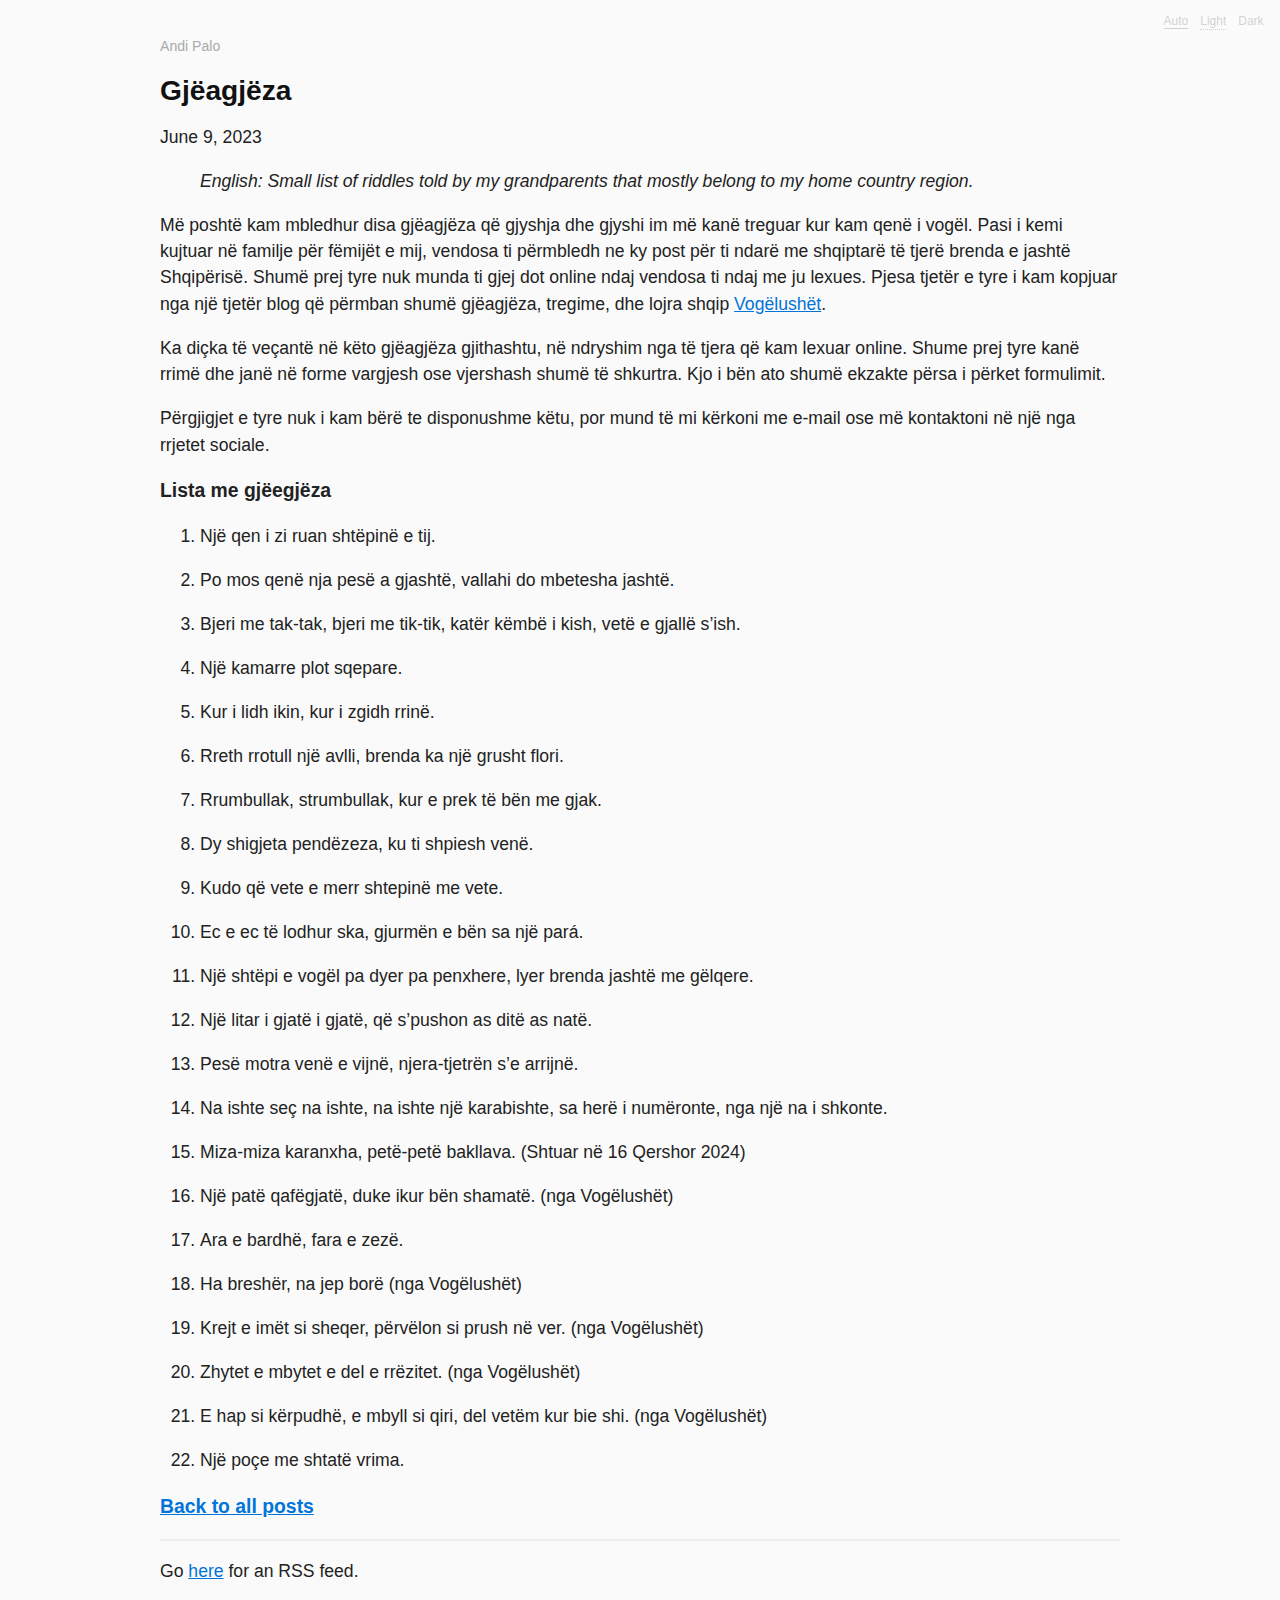
<file: posts/gjeagjeza/index.html>
<!DOCTYPE html>
<head>
    <meta charset="utf-8">
    <meta http-equiv="X-UA-Compatible" content="IE=edge">
    <meta name="viewport" content="width=device-width, initial-scale=1">
    
    <link rel="stylesheet" href="/css/style.css">
    <link rel="stylesheet" href="/css/fonts.css">
    <link rel="stylesheet" href="/css/syntax.css">
    
    <title>Andi Palo</title>
    <link rel="icon" type="image/png" href="/assets/img/favicon.ico" />
    <link rel="stylesheet" href="https://use.fontawesome.com/releases/v5.8.2/css/all.css"
        integrity="sha384-oS3vJWv+0UjzBfQzYUhtDYW+Pj2yciDJxpsK1OYPAYjqT085Qq/1cq5FLXAZQ7Ay" crossorigin="anonymous">
    <script src="/js/dark.js" defer=""></script>

</head>


<html>
<!DOCTYPE html>
<html>

<body>
  <header class="site-header">

    <div class="wrapper">
      <a class="muted small" href="https://andipalo.com/">Andi Palo</a>
    </div>
  </header>
</body>

</html>

<h1>Gjëagjëza</h1>
<p class="post-meta"><time itemprop="datePublished">June 9, 2023</time>
</p>
<blockquote>
<p><em>English: Small list of riddles told by my grandparents that mostly belong to my home country region.</em></p>
</blockquote>
<p>Më poshtë kam mbledhur disa gjëagjëza që gjyshja dhe gjyshi im më kanë treguar kur kam qenë i vogël. Pasi i kemi kujtuar në familje për fëmijët e mij, vendosa ti përmbledh ne ky post për ti ndarë me shqiptarë të tjerë brenda e jashtë Shqipërisë. Shumë prej tyre nuk munda ti gjej dot online ndaj vendosa ti ndaj me ju lexues. Pjesa tjetër e tyre i kam kopjuar nga një tjetër blog që përmban shumë gjëagjëza, tregime, dhe lojra shqip <a href="http://vogelushet.blogspot.com">Vogëlushët</a>.</p>
<p>Ka diçka të veçantë në këto gjëagjëza gjithashtu, në ndryshim nga të tjera që kam lexuar online. Shume prej tyre kanë rrimë dhe janë në forme vargjesh ose vjershash shumë të shkurtra. Kjo i bën ato shumë ekzakte përsa i përket formulimit.</p>
<p>Përgjigjet e tyre nuk i kam bërë te disponushme këtu, por mund të mi kërkoni me e-mail ose më kontaktoni në një nga rrjetet sociale.</p>
<h3 id="lista-me-gjëegjëza">Lista me gjëegjëza</h3>
<ol>
<li>
<p>Një qen i zi ruan shtëpinë e tij.</p>
</li>
<li>
<p>Po mos qenë nja pesë a gjashtë, vallahi do mbetesha jashtë.</p>
</li>
<li>
<p>Bjeri me tak-tak, bjeri me tik-tik, katër këmbë i kish, vetë e gjallë s’ish.</p>
</li>
<li>
<p>Një kamarre plot sqepare.</p>
</li>
<li>
<p>Kur i lidh ikin, kur i zgidh rrinë.</p>
</li>
<li>
<p>Rreth rrotull një avlli, brenda ka një grusht flori.</p>
</li>
<li>
<p>Rrumbullak, strumbullak, kur e prek të bën me gjak.</p>
</li>
<li>
<p>Dy shigjeta pendëzeza, ku ti shpiesh venë.</p>
</li>
<li>
<p>Kudo që vete e merr shtepinë me vete.</p>
</li>
<li>
<p>Ec e ec të lodhur ska, gjurmën e bën sa një pará.</p>
</li>
<li>
<p>Një shtëpi e vogël pa dyer pa penxhere, lyer brenda jashtë me gëlqere.</p>
</li>
<li>
<p>Një litar i gjatë i gjatë, që s’pushon as ditë as natë.</p>
</li>
<li>
<p>Pesë motra venë e vijnë, njera-tjetrën s’e arrijnë.</p>
</li>
<li>
<p>Na ishte seç na ishte, na ishte një karabishte, sa herë i numëronte, nga një na i shkonte.</p>
</li>
<li>
<p>Miza-miza karanxha, petë-petë bakllava. (Shtuar në 16 Qershor 2024)</p>
</li>
<li>
<p>Një patë qafëgjatë, duke ikur bën shamatë. (nga Vogëlushët)</p>
</li>
<li>
<p>Ara e bardhë, fara e zezë.</p>
</li>
<li>
<p>Ha breshër, na jep borë (nga Vogëlushët)</p>
</li>
<li>
<p>Krejt e imët si sheqer, përvëlon si prush në ver. (nga Vogëlushët)</p>
</li>
<li>
<p>Zhytet e mbytet e del e rrëzitet. (nga Vogëlushët)</p>
</li>
<li>
<p>E hap si kërpudhë, e mbyll si qiri, del vetëm kur bie shi. (nga Vogëlushët)</p>
</li>
<li>
<p>Një poçe me shtatë vrima.</p>
</li>
</ol>


<footer>
    <div>
        <h3><a href="https://andipalo.com/posts">Back to all posts</a></h3>
    </div>
    <hr>
    <p>Go <a href="https://andipalo.com//index.xml">here</a> for an RSS feed.</p>
</footer>

</html>
</file>
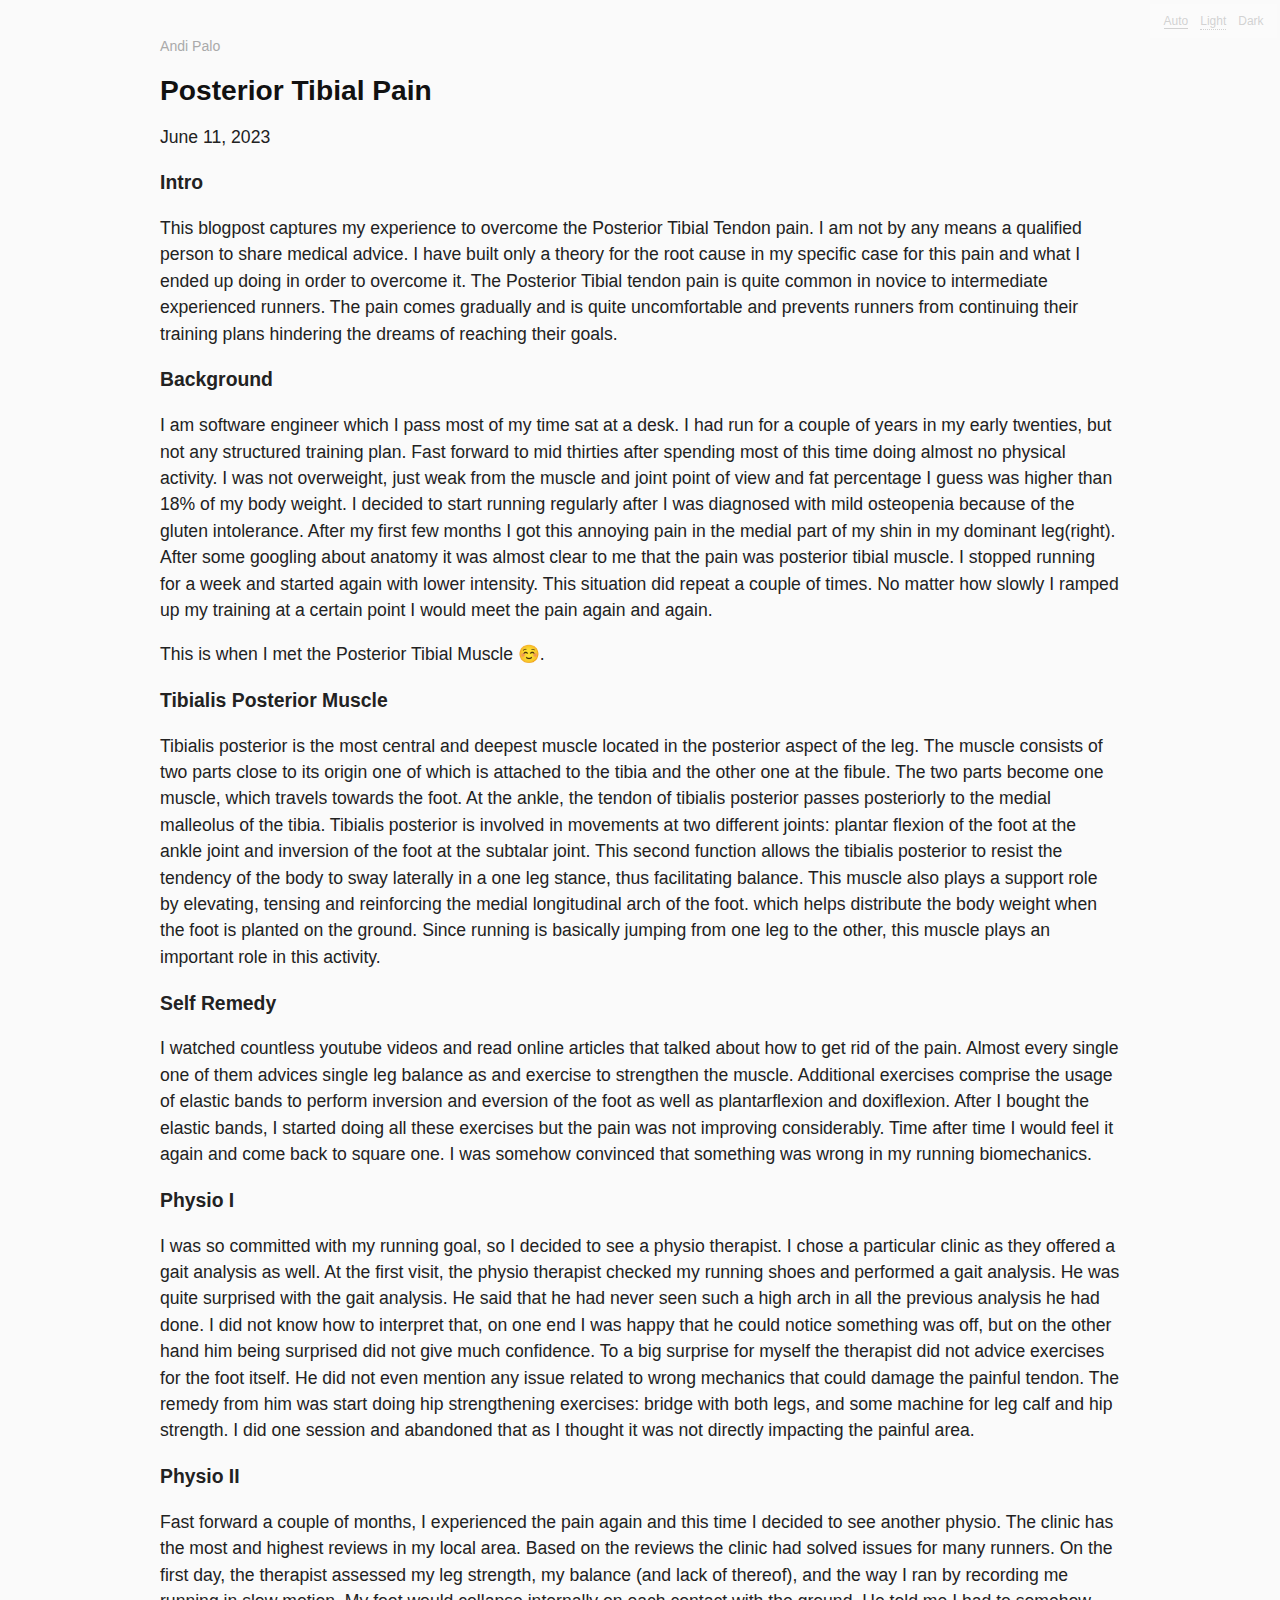
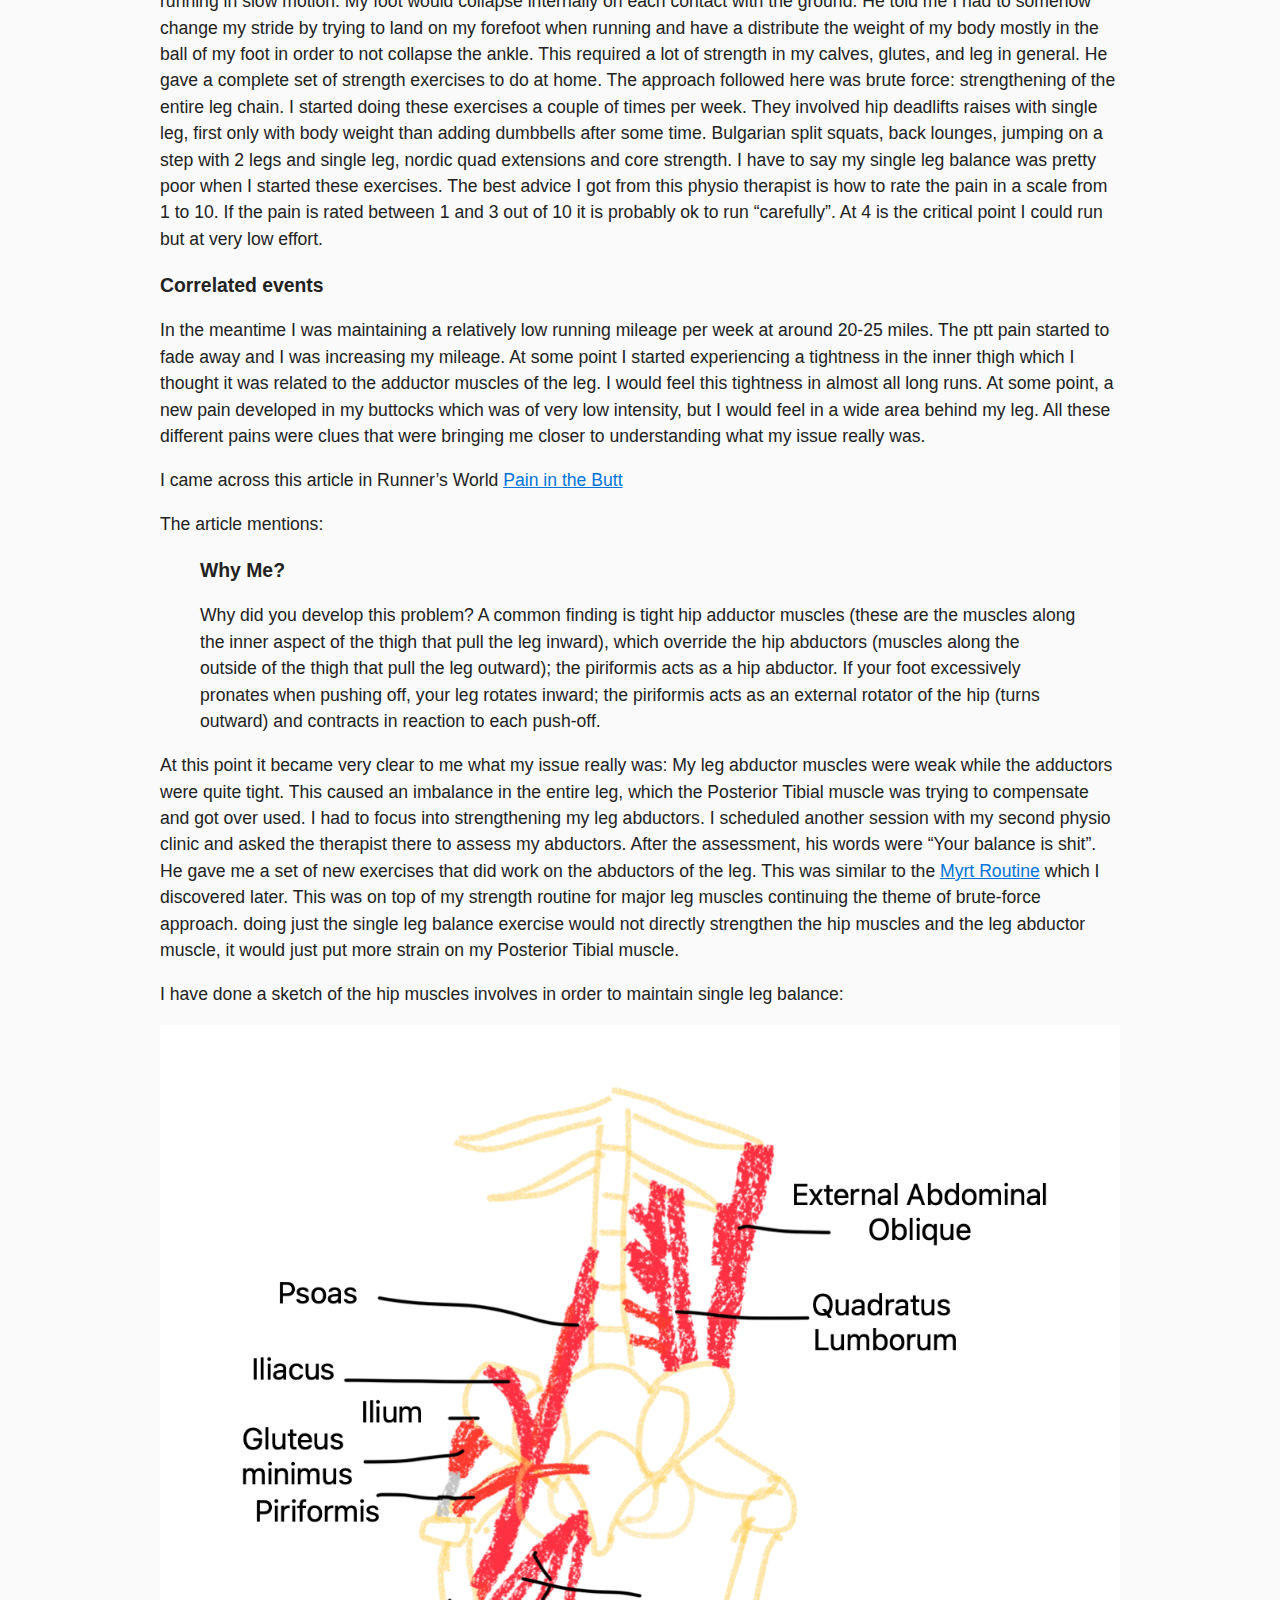
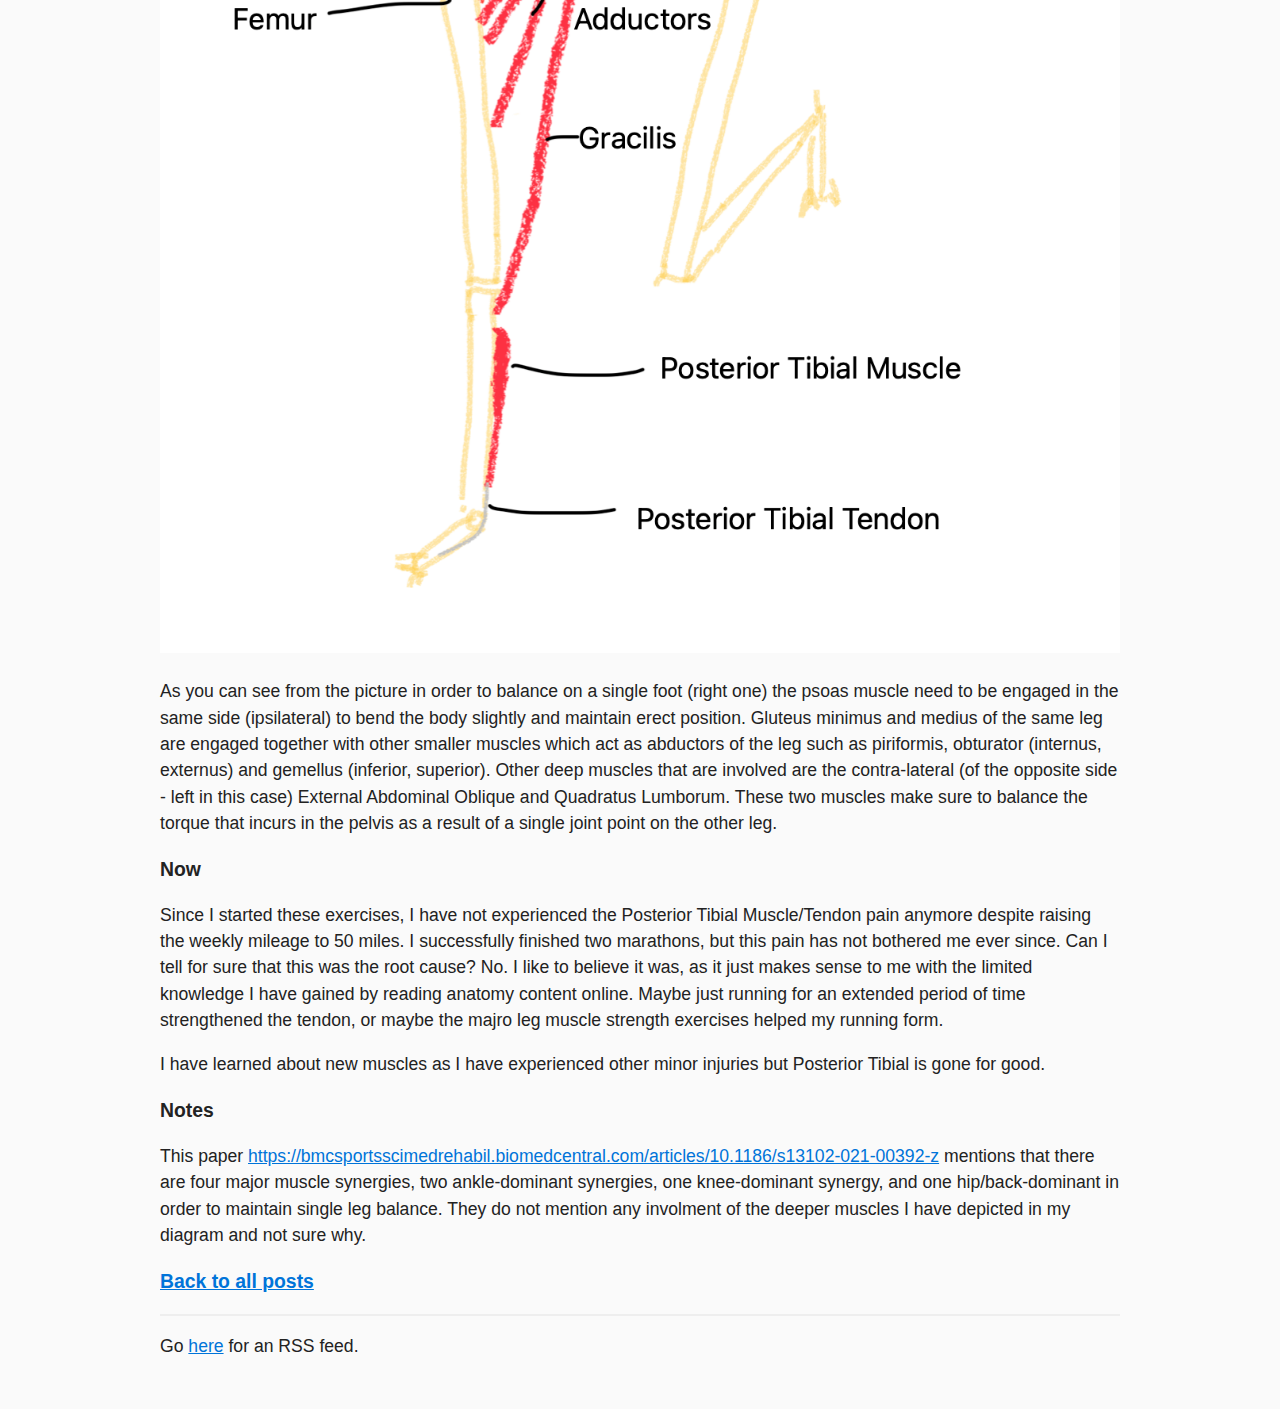
<file: posts/posterior-tibial-pain/index.html>
<!DOCTYPE html>
<head>
    <meta charset="utf-8">
    <meta http-equiv="X-UA-Compatible" content="IE=edge">
    <meta name="viewport" content="width=device-width, initial-scale=1">
    
    <link rel="stylesheet" href="/css/style.css">
    <link rel="stylesheet" href="/css/fonts.css">
    <link rel="stylesheet" href="/css/syntax.css">
    
    <title>Andi Palo</title>
    <link rel="icon" type="image/png" href="/assets/img/favicon.ico" />
    <link rel="stylesheet" href="https://use.fontawesome.com/releases/v5.8.2/css/all.css"
        integrity="sha384-oS3vJWv+0UjzBfQzYUhtDYW+Pj2yciDJxpsK1OYPAYjqT085Qq/1cq5FLXAZQ7Ay" crossorigin="anonymous">
    <script src="/js/dark.js" defer=""></script>

</head>


<html>
<!DOCTYPE html>
<html>

<body>
  <header class="site-header">

    <div class="wrapper">
      <a class="muted small" href="https://andipalo.com/">Andi Palo</a>
    </div>
  </header>
</body>

</html>

<h1>Posterior Tibial Pain</h1>
<p class="post-meta"><time itemprop="datePublished">June 11, 2023</time>
</p>
<h3 id="intro">Intro</h3>
<p>This blogpost captures my experience to overcome the Posterior Tibial Tendon pain. I am not by any means a qualified person to share medical advice. I have built only a theory for the root cause in my specific case for this pain and what I ended up doing in order to overcome it.
The Posterior Tibial tendon pain is quite common in novice to intermediate experienced runners. The pain comes gradually and is quite uncomfortable and prevents runners from continuing their training plans hindering the dreams of reaching their goals.</p>
<h3 id="background">Background</h3>
<p>I am software engineer which I pass most of my time sat at a desk. I had run for a couple of years in my early twenties, but not any structured training plan. Fast forward to mid thirties after spending most of this time doing almost no physical activity. I was not overweight, just weak from the muscle and joint point of view and fat percentage I guess was higher than 18% of my body weight. I decided to start running regularly after I was diagnosed with mild osteopenia because of the gluten intolerance. After my first few months I got this annoying pain in the medial part of my shin in my dominant leg(right). After some googling about anatomy it was almost clear to me that the pain was posterior tibial muscle. I stopped running for a week and started again with lower intensity. This situation did repeat a couple of times. No matter how slowly I ramped up my training at a certain point I would meet the pain again and again.</p>
<p>This is when I met the Posterior Tibial Muscle ☺️.</p>
<h3 id="tibialis-posterior-muscle">Tibialis Posterior Muscle</h3>
<p>Tibialis posterior is the most central and deepest muscle located in the posterior aspect of the leg. The muscle consists of two parts close to its origin one of which is attached to the tibia and the other one at the fibule. The two parts become one muscle, which travels towards the foot. At the ankle, the tendon of tibialis posterior passes posteriorly to the medial malleolus of the tibia. Tibialis posterior is involved in movements at two different joints: plantar flexion of the foot at the ankle joint and inversion of the foot at the subtalar joint. This second function allows the tibialis posterior to resist the tendency of the body to sway laterally in a one leg stance, thus facilitating balance. This muscle also plays a support role by elevating, tensing and reinforcing the medial longitudinal arch of the foot. which helps distribute the body weight when the foot is planted on the ground.  Since running is basically jumping from one leg to the other, this muscle plays an important role in this activity.</p>
<h3 id="self-remedy">Self Remedy</h3>
<p>I watched countless youtube videos and read online articles that talked about how to get rid of the pain. Almost every single one of them advices single leg balance as and exercise to strengthen the muscle. Additional exercises comprise the usage of elastic bands to perform inversion and eversion of the foot as well as plantarflexion and doxiflexion. After I bought the elastic bands, I started doing all these exercises but the pain was not improving considerably. Time after time I would feel it again and come back to square one. I was somehow convinced that something was wrong in my running biomechanics.</p>
<h3 id="physio-i">Physio I</h3>
<p>I was so committed with my running goal, so I decided to see a physio therapist. I chose a particular clinic as they offered a gait analysis as well. At the first visit, the physio therapist checked my running shoes and performed a gait analysis. He was quite surprised with the gait analysis. He said that he had never seen such a high arch in all the previous analysis he had done. I did not know how to interpret that, on one end I was happy that he could notice something was off, but on the other hand him being surprised did not give much confidence. To a big surprise for myself the therapist did not advice exercises for the foot itself. He did not even mention any issue related to wrong mechanics that could damage the painful tendon. The remedy from him was start doing hip strengthening exercises: bridge with both legs, and some machine for leg calf and hip strength. I did one session and abandoned that as I thought it was not directly impacting the painful area.</p>
<h3 id="physio-ii">Physio II</h3>
<p>Fast forward a couple of months, I experienced the pain again and this time I decided to see another physio. The clinic has the most and highest reviews in my local area. Based on the reviews the clinic had solved issues for many runners. On the first day, the therapist assessed my leg strength, my balance (and lack of thereof), and the way I ran by recording me running in slow motion. My foot would collapse internally on each contact with the ground. He told me I had to somehow change my stride by trying to land on my forefoot when running and have a distribute the weight of my body mostly in the ball of my foot in order to not collapse the ankle. This required a lot of strength in my calves, glutes, and leg in general. He gave a complete set of strength exercises to do at home. The approach followed here was brute force: strengthening of the entire leg chain. I started doing these exercises a couple of times per week. They involved hip deadlifts raises with single leg, first only with body weight than adding dumbbells after some time. Bulgarian split squats, back lounges, jumping on a step with 2 legs and single leg, nordic quad extensions and core strength. I have to say my single leg balance was pretty poor when I started these exercises. The best advice I got from this physio therapist is how to rate the pain in a scale from 1 to 10. If the pain is rated between 1 and 3 out of 10 it is probably ok to run “carefully”. At 4 is the critical point I could run but at very low effort.</p>
<h3 id="correlated-events">Correlated events</h3>
<p>In the meantime I was maintaining a relatively low running mileage per week at around 20-25 miles. The ptt pain started to fade away and I was increasing my mileage. At some point I started experiencing a tightness in the inner thigh which I thought it was related to the adductor muscles of the leg. I would feel this tightness in almost all long runs. At some point, a new pain developed in my buttocks which was of very low intensity, but I would feel in a wide area behind my leg. All these different pains were clues that were bringing me closer to understanding what my issue really was.</p>
<p>I came across this article in Runner’s World <a href="https://www.runnersworld.com/advanced/a20826306/a-pain-in-the-butt/">Pain in the Butt</a></p>
<p>The article mentions:</p>
<blockquote>
<h3 id="why-me">Why Me?</h3>
<p>Why did you develop this problem? A common finding is tight hip adductor muscles (these are the muscles along the inner aspect of the thigh that pull the leg inward), which override the hip abductors (muscles along the outside of the thigh that pull the leg outward); the piriformis acts as a hip abductor. If your foot excessively pronates when pushing off, your leg rotates inward; the piriformis acts as an external rotator of the hip (turns outward) and contracts in reaction to each push-off.</p>
</blockquote>
<p>At this point it became very clear to me what my issue really was:
My leg abductor muscles were weak while the adductors were quite tight. This caused an imbalance in the entire leg, which the Posterior Tibial muscle was trying to compensate and got over used. I had to focus into strengthening my leg abductors. I scheduled another session with my second physio clinic and asked the therapist there to assess my abductors. After the assessment, his words were &ldquo;Your balance is shit&rdquo;. He gave me a set of new exercises that did work on the abductors of the leg. This was similar to the <a href="https://www.runnersblueprint.com/myrtl-routine/">Myrt Routine</a> which I discovered later. This was on top of my strength routine for major leg muscles continuing the theme of brute-force approach. doing just the single leg balance exercise would not directly strengthen the hip muscles and the leg abductor muscle, it would just put more strain on my Posterior Tibial muscle.</p>
<p>I have done a sketch of the hip muscles involves in order to maintain single leg balance:</p>
<p><img src="/pics/single-leg-balance-sketch.png" alt="Single Leg Balance Sketch"></p>
<p>As you can see from the picture in order to balance on a single foot (right one) the psoas muscle need to be engaged in the same side (ipsilateral) to bend the body slightly and maintain erect position. Gluteus minimus and medius of the same leg are engaged together with other smaller muscles which act as abductors of the leg such as piriformis, obturator (internus, externus) and gemellus (inferior, superior). Other deep muscles that are involved are the contra-lateral (of the opposite side - left in this case) External Abdominal Oblique and Quadratus Lumborum. These two muscles make sure to balance the torque that incurs in the pelvis as a result of a single joint point on the other leg.</p>
<h3 id="now">Now</h3>
<p>Since I started these exercises, I have not experienced the Posterior Tibial Muscle/Tendon pain anymore despite raising the weekly mileage to 50 miles. I successfully finished two marathons, but this pain has not bothered me ever since. Can I tell for sure that this was the root cause? No. I like to believe it was, as it just makes sense to me with the limited knowledge I have gained by reading anatomy content online. Maybe just running for an extended period of time strengthened the tendon, or maybe the majro leg muscle strength exercises helped my running form.</p>
<p>I have learned about new muscles as I have experienced other minor injuries but Posterior Tibial is gone for good.</p>
<h3 id="notes">Notes</h3>
<p>This paper <a href="https://bmcsportsscimedrehabil.biomedcentral.com/articles/10.1186/s13102-021-00392-z">https://bmcsportsscimedrehabil.biomedcentral.com/articles/10.1186/s13102-021-00392-z</a> mentions that there are four major muscle synergies, two ankle-dominant synergies, one knee-dominant synergy, and one hip/back-dominant in order to maintain single leg balance. They do not mention any involment of the deeper muscles I have depicted in my diagram and not sure why.</p>


<footer>
    <div>
        <h3><a href="https://andipalo.com/posts">Back to all posts</a></h3>
    </div>
    <hr>
    <p>Go <a href="https://andipalo.com//index.xml">here</a> for an RSS feed.</p>
</footer>

</html>
</file>
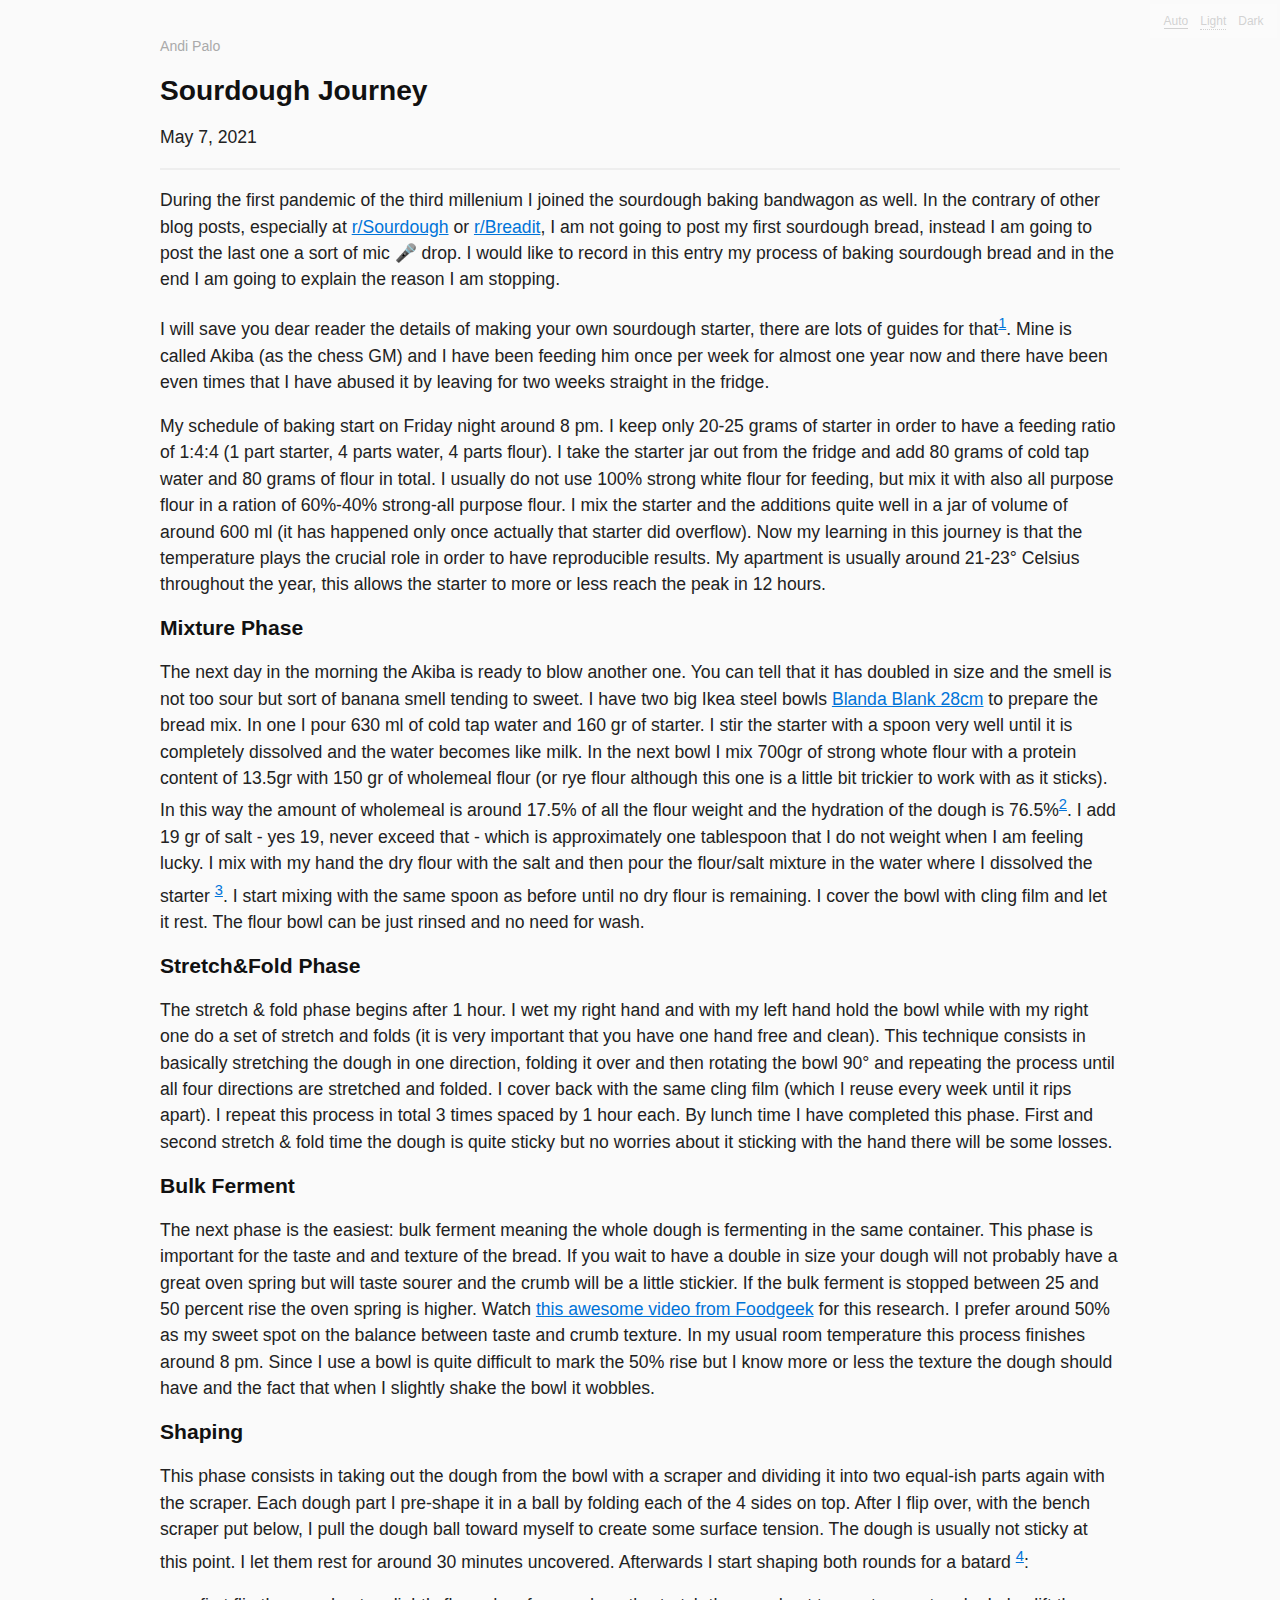
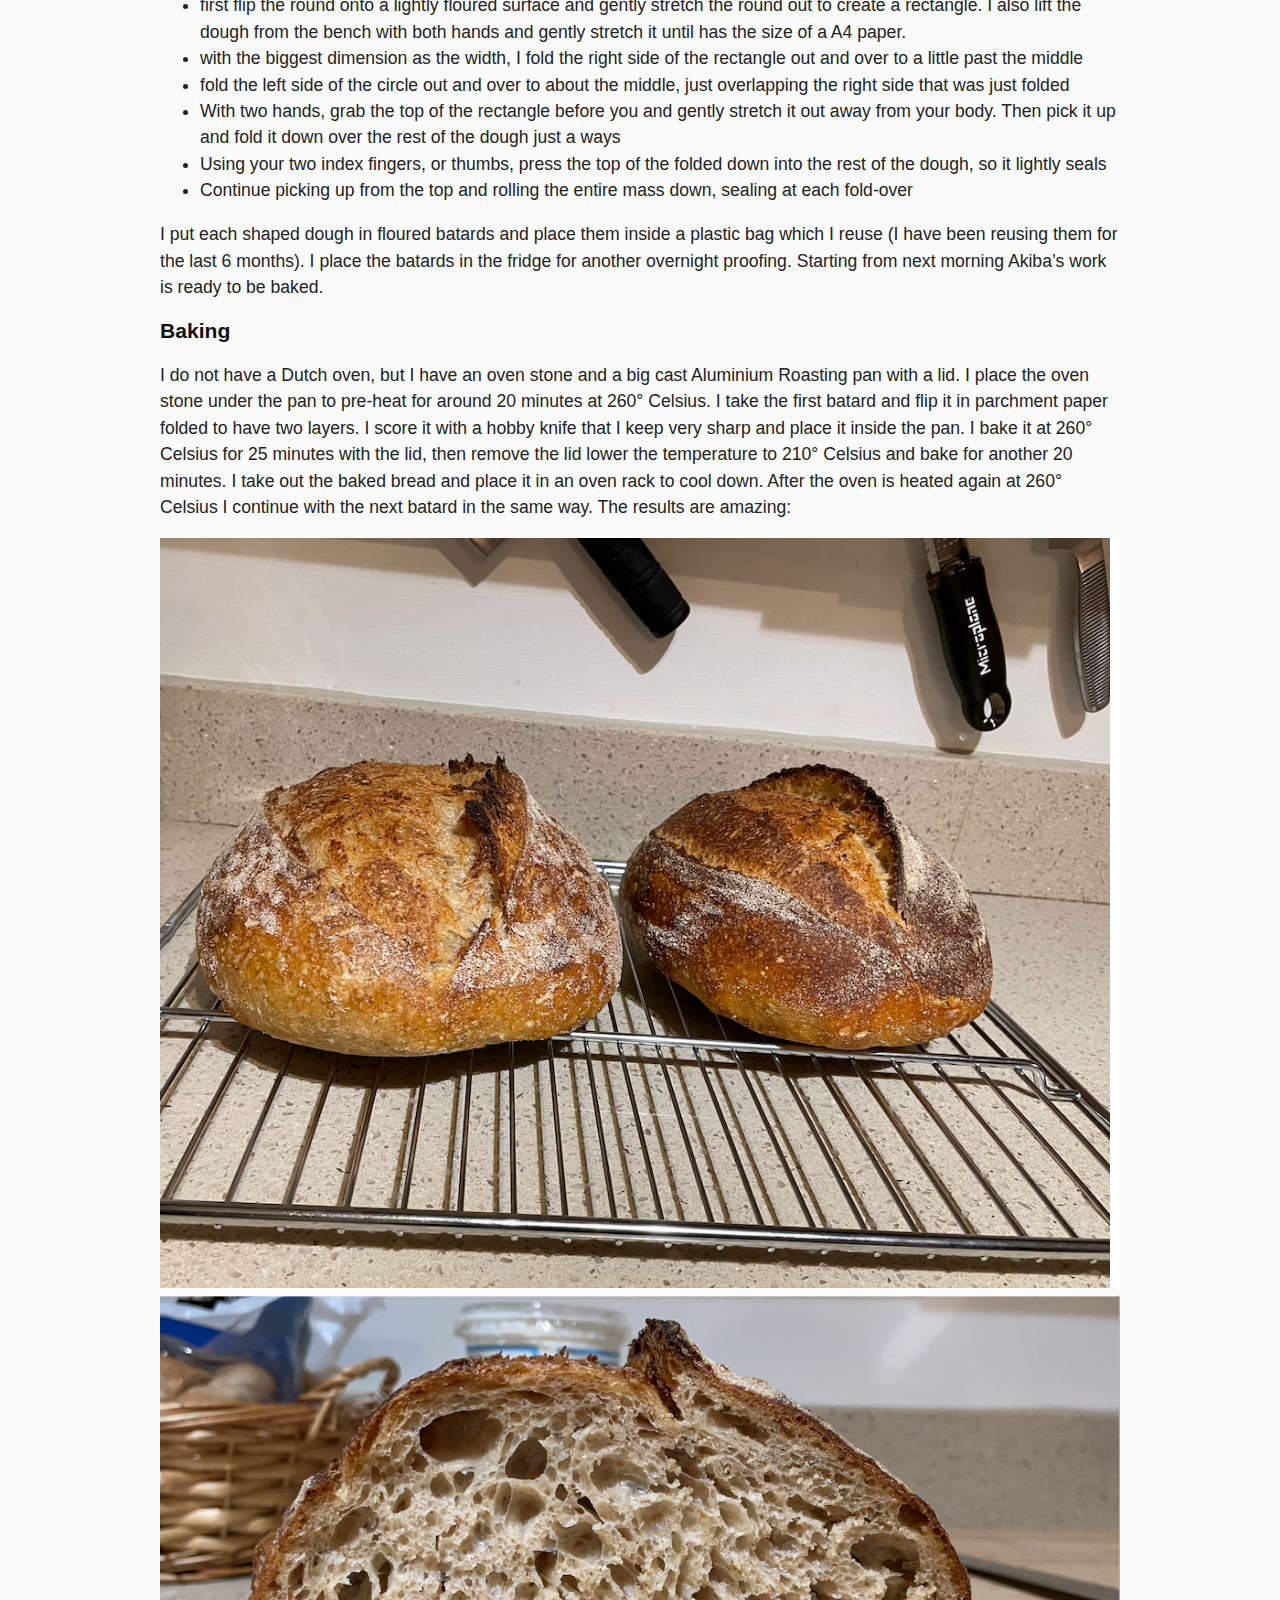
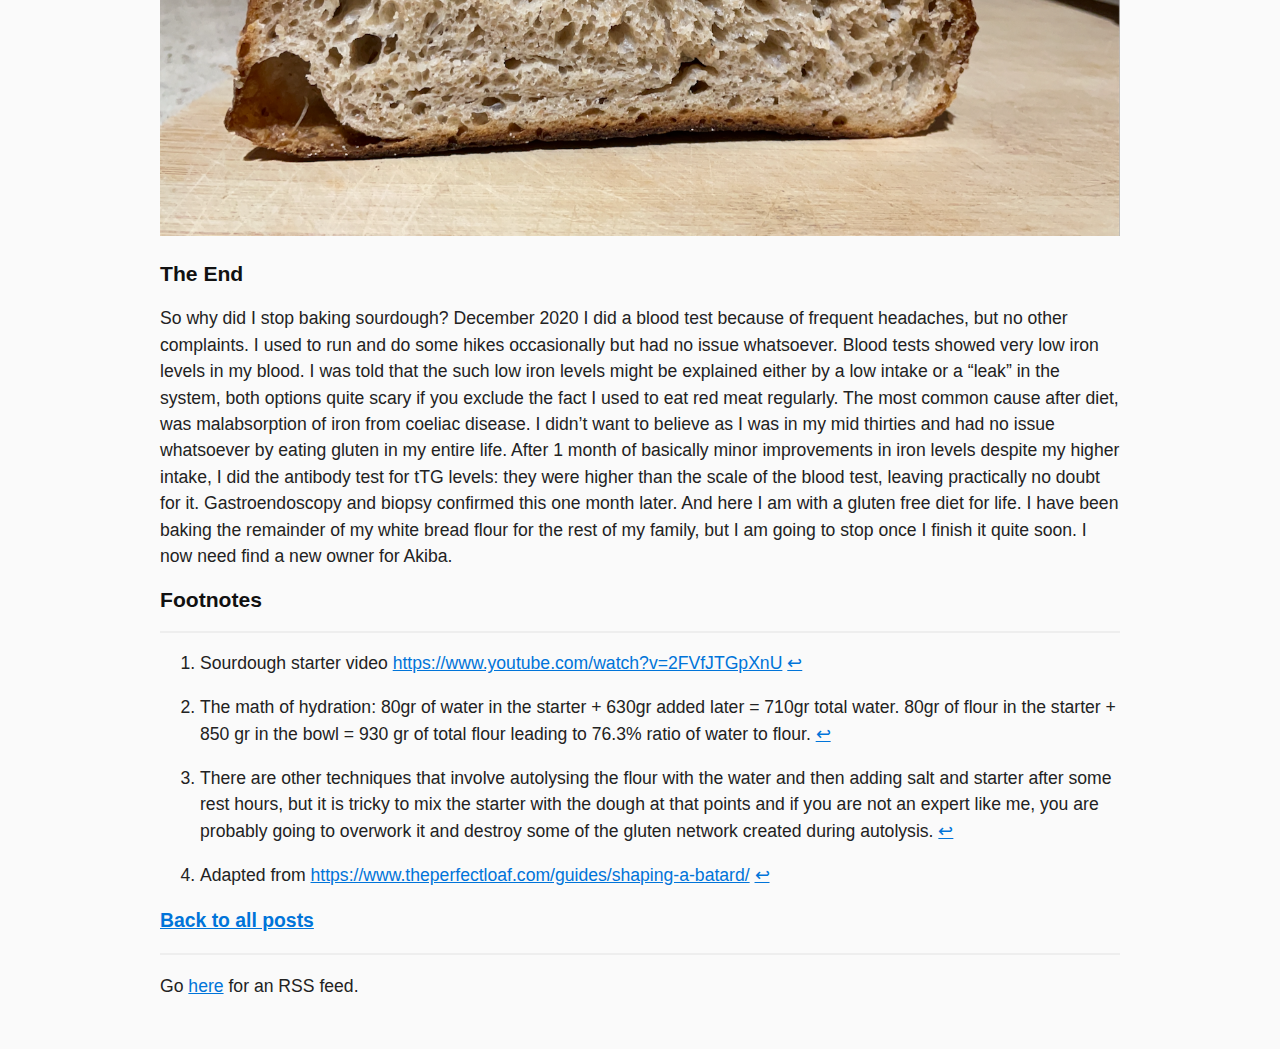
<file: posts/sourdough-journey/index.html>
<!DOCTYPE html>
<head>
    <meta charset="utf-8">
    <meta http-equiv="X-UA-Compatible" content="IE=edge">
    <meta name="viewport" content="width=device-width, initial-scale=1">
    
    <link rel="stylesheet" href="/css/style.css">
    <link rel="stylesheet" href="/css/fonts.css">
    <link rel="stylesheet" href="/css/syntax.css">
    
    <title>Andi Palo</title>
    <link rel="icon" type="image/png" href="/assets/img/favicon.ico" />
    <link rel="stylesheet" href="https://use.fontawesome.com/releases/v5.8.2/css/all.css"
        integrity="sha384-oS3vJWv+0UjzBfQzYUhtDYW+Pj2yciDJxpsK1OYPAYjqT085Qq/1cq5FLXAZQ7Ay" crossorigin="anonymous">
    <script src="/js/dark.js" defer=""></script>

</head>


<html>
<!DOCTYPE html>
<html>

<body>
  <header class="site-header">

    <div class="wrapper">
      <a class="muted small" href="https://andipalo.com/">Andi Palo</a>
    </div>
  </header>
</body>

</html>

<h1>Sourdough Journey</h1>
<p class="post-meta"><time itemprop="datePublished">May 7, 2021</time>
</p>
<hr>
<p>During the first pandemic of the third millenium I joined the sourdough baking bandwagon as well. In the contrary of other blog posts, especially at <a href="https://www.reddit.com/r/Sourdough/">r/Sourdough</a> or <a href="https://www.reddit.com/r/Breadit/">r/Breadit</a>, I am not going to post my first sourdough bread, instead I am going to post the last one a sort of mic 🎤 drop. I would like to record in this entry my process of baking sourdough bread and in the end I am going to explain the reason I am stopping.</p>
<p>I will save you dear reader the details of making your own sourdough starter, there are lots of guides for that<sup id="fnref:1"><a href="#fn:1" class="footnote-ref" role="doc-noteref">1</a></sup>. Mine is called Akiba (as the chess GM) and I have been feeding him once per week for almost one year now and there have been even times that I have abused it by leaving for two weeks straight in the fridge.</p>
<p>My schedule of baking start on Friday night around 8 pm. I keep only 20-25 grams of starter in order to have a feeding ratio of 1:4:4 (1 part starter, 4 parts water, 4 parts flour). I take the starter jar out from the fridge and add 80 grams of cold tap water and 80 grams of flour in total. I usually do not use 100% strong white flour for feeding, but mix it with also all purpose flour in a ration of 60%-40% strong-all purpose flour. I mix the starter and the additions quite well in a jar of volume of around 600 ml (it has happened only once actually that starter did overflow). Now my learning in this journey is that the temperature plays the crucial role in order to have reproducible results. My apartment is usually around 21-23° Celsius throughout the year, this allows the starter to more or less reach the peak in 12 hours.</p>
<h2 id="mixture-phase">Mixture Phase</h2>
<p>The next day in the morning the Akiba is ready to blow another one. You can tell that it has doubled in size and the smell is not too sour but sort of banana smell tending to sweet. I have two big Ikea steel bowls <a href="https://www.ikea.com/ie/en/p/blanda-blank-serving-bowl-stainless-steel-50057254">Blanda Blank 28cm</a> to prepare the bread mix. In one I pour 630 ml of cold tap water and 160 gr of starter. I stir the starter with a spoon very well until it is completely dissolved and the water becomes like milk. In the next bowl I mix 700gr of strong whote flour with a protein content of 13.5gr with 150 gr of wholemeal flour (or rye flour although this one is a little bit trickier to work with as it sticks). In this way the amount of wholemeal is around 17.5% of all the flour weight and the hydration of the dough is 76.5%<sup id="fnref:2"><a href="#fn:2" class="footnote-ref" role="doc-noteref">2</a></sup>. I add 19 gr of salt - yes 19, never exceed that - which is approximately one tablespoon that I do not weight when I am feeling lucky. I mix with my hand the dry flour with the salt and then pour the flour/salt mixture in the water where I dissolved the starter <sup id="fnref:3"><a href="#fn:3" class="footnote-ref" role="doc-noteref">3</a></sup>. I start mixing with the same spoon as before until no dry flour is remaining. I cover the bowl with cling film and let it rest. The flour bowl can be just rinsed and no need for wash.</p>
<h2 id="stretchfold-phase">Stretch&amp;Fold Phase</h2>
<p>The stretch &amp; fold phase begins after 1 hour. I wet my right hand and with my left hand hold the bowl while with my right one do a set of stretch and folds (it is very important that you have one hand free and clean). This technique consists in basically stretching the dough in one direction, folding it over and then rotating the bowl 90° and repeating the process until all four directions are stretched and folded. I cover back with the same cling film (which I reuse every week until it rips apart). I repeat this process in total 3 times spaced by 1 hour each. By lunch time I have completed this phase. First and second stretch &amp; fold time the dough is quite sticky but no worries about it sticking with the hand there will be some losses.</p>
<h2 id="bulk-ferment">Bulk Ferment</h2>
<p>The next phase is the easiest: bulk ferment meaning the whole dough is fermenting in the same container. This phase is important for the taste and and texture of the bread. If you wait to have a double in size your dough will not probably have a great oven spring but will taste sourer and the crumb will be a little stickier. If the bulk ferment is stopped between 25 and 50 percent rise the oven spring is higher. Watch <a href="https://www.youtube.com/watch?v=UvUJQ0nFVPg&amp;ab_channel=Foodgeek">this awesome video from Foodgeek</a> for this research. I prefer around 50% as my sweet spot on the balance between taste and crumb texture. In my usual room temperature this process finishes around 8 pm. Since I use a bowl is quite difficult to mark the 50% rise but I know more or less the texture the dough should have and the fact that when I slightly shake the bowl it wobbles.</p>
<h2 id="shaping">Shaping</h2>
<p>This phase consists in taking out the dough from the bowl with a scraper and dividing it into two equal-ish parts again with the scraper. Each dough part I pre-shape it in a ball by folding each of the 4 sides on top. After I flip over, with the bench scraper put below, I pull the dough ball toward myself to create some surface tension. The dough is usually not sticky at this point. I let them rest for around 30 minutes uncovered. Afterwards I start shaping both rounds for a batard <sup id="fnref:4"><a href="#fn:4" class="footnote-ref" role="doc-noteref">4</a></sup>:</p>
<ul>
<li>first flip the round onto a lightly floured surface and gently stretch the round out to create a rectangle. I also lift the dough from the bench with both hands and gently stretch it until has the size of a A4 paper.</li>
<li>with the biggest dimension as the width, I fold the right side of the rectangle out and over to a little past the middle</li>
<li>fold the left side of the circle out and over to about the middle, just overlapping the right side that was just folded</li>
<li>With two hands, grab the top of the rectangle before you and gently stretch it out away from your body. Then pick it up and fold it down over the rest of the dough just a ways</li>
<li>Using your two index fingers, or thumbs, press the top of the folded down into the rest of the dough, so it lightly seals</li>
<li>Continue picking up from the top and rolling the entire mass down, sealing at each fold-over</li>
</ul>
<p>I put each shaped dough in floured batards and place them inside a plastic bag which I reuse (I have been reusing them for the last 6 months). I place the batards in the fridge for another overnight proofing. Starting from next morning Akiba&rsquo;s work is ready to be baked.</p>
<h2 id="baking">Baking</h2>
<p>I do not have a Dutch oven, but I have an oven stone and a big cast Aluminium Roasting pan with a lid. I place the oven stone under the pan to pre-heat for around 20 minutes at 260° Celsius. I take the first batard and flip it in parchment paper folded to have two layers. I score it with a hobby knife that I keep very sharp and place it inside the pan. I bake it at 260° Celsius for 25 minutes with the lid, then remove the lid lower the temperature to 210° Celsius and bake for another 20 minutes. I take out the baked bread and place it in an oven rack to cool down. After the oven is heated again at 260° Celsius I continue with the next batard in the same way. The results are amazing:</p>
<p><img src="/pics/two-breads.png" alt="Smoking Rounds">
<img src="/pics/single-bread.png" alt="Smoking Rounds"></p>
<h2 id="the-end">The End</h2>
<p>So why did I stop baking sourdough? December 2020 I did a blood test because of frequent headaches, but no other complaints. I used to run and do some hikes occasionally but had no issue whatsoever. Blood tests showed very low iron levels in my blood. I was told that the such low iron levels might be explained either by a low intake or a &ldquo;leak&rdquo; in the system, both options quite scary if you exclude the fact I used to eat red meat regularly. The most common cause after diet, was malabsorption of iron from coeliac disease. I didn&rsquo;t want to believe as I was in my mid thirties and had no issue whatsoever by eating gluten in my entire life. After 1 month of basically minor improvements in iron levels despite my higher intake, I did the antibody test for tTG levels: they were higher than the scale of the blood test, leaving practically no doubt for it. Gastroendoscopy and biopsy confirmed this one month later. And here I am with a gluten free diet for life. I have been baking the remainder of my white bread flour for the rest of my family, but I am going to stop once I finish it quite soon. I now need find a new owner for Akiba.</p>
<h2 id="footnotes">Footnotes</h2>
<section class="footnotes" role="doc-endnotes">
<hr>
<ol>
<li id="fn:1" role="doc-endnote">
<p>Sourdough starter video <a href="https://www.youtube.com/watch?v=2FVfJTGpXnU">https://www.youtube.com/watch?v=2FVfJTGpXnU</a>&#160;<a href="#fnref:1" class="footnote-backref" role="doc-backlink">&#x21a9;&#xfe0e;</a></p>
</li>
<li id="fn:2" role="doc-endnote">
<p>The math of hydration: 80gr of water in the starter + 630gr added later = 710gr total water. 80gr of flour in the starter + 850 gr in the bowl = 930 gr of total flour leading to 76.3% ratio of water to flour.&#160;<a href="#fnref:2" class="footnote-backref" role="doc-backlink">&#x21a9;&#xfe0e;</a></p>
</li>
<li id="fn:3" role="doc-endnote">
<p>There are other techniques that involve autolysing the flour with the water and then adding salt and starter after some rest hours, but it is tricky to mix the starter with the dough at that points and if you are not an expert like me, you are probably going to overwork it and destroy some of the gluten network created during autolysis.&#160;<a href="#fnref:3" class="footnote-backref" role="doc-backlink">&#x21a9;&#xfe0e;</a></p>
</li>
<li id="fn:4" role="doc-endnote">
<p>Adapted from <a href="https://www.theperfectloaf.com/guides/shaping-a-batard/">https://www.theperfectloaf.com/guides/shaping-a-batard/</a>&#160;<a href="#fnref:4" class="footnote-backref" role="doc-backlink">&#x21a9;&#xfe0e;</a></p>
</li>
</ol>
</section>


<footer>
    <div>
        <h3><a href="https://andipalo.com/posts">Back to all posts</a></h3>
    </div>
    <hr>
    <p>Go <a href="https://andipalo.com//index.xml">here</a> for an RSS feed.</p>
</footer>

</html>
</file>
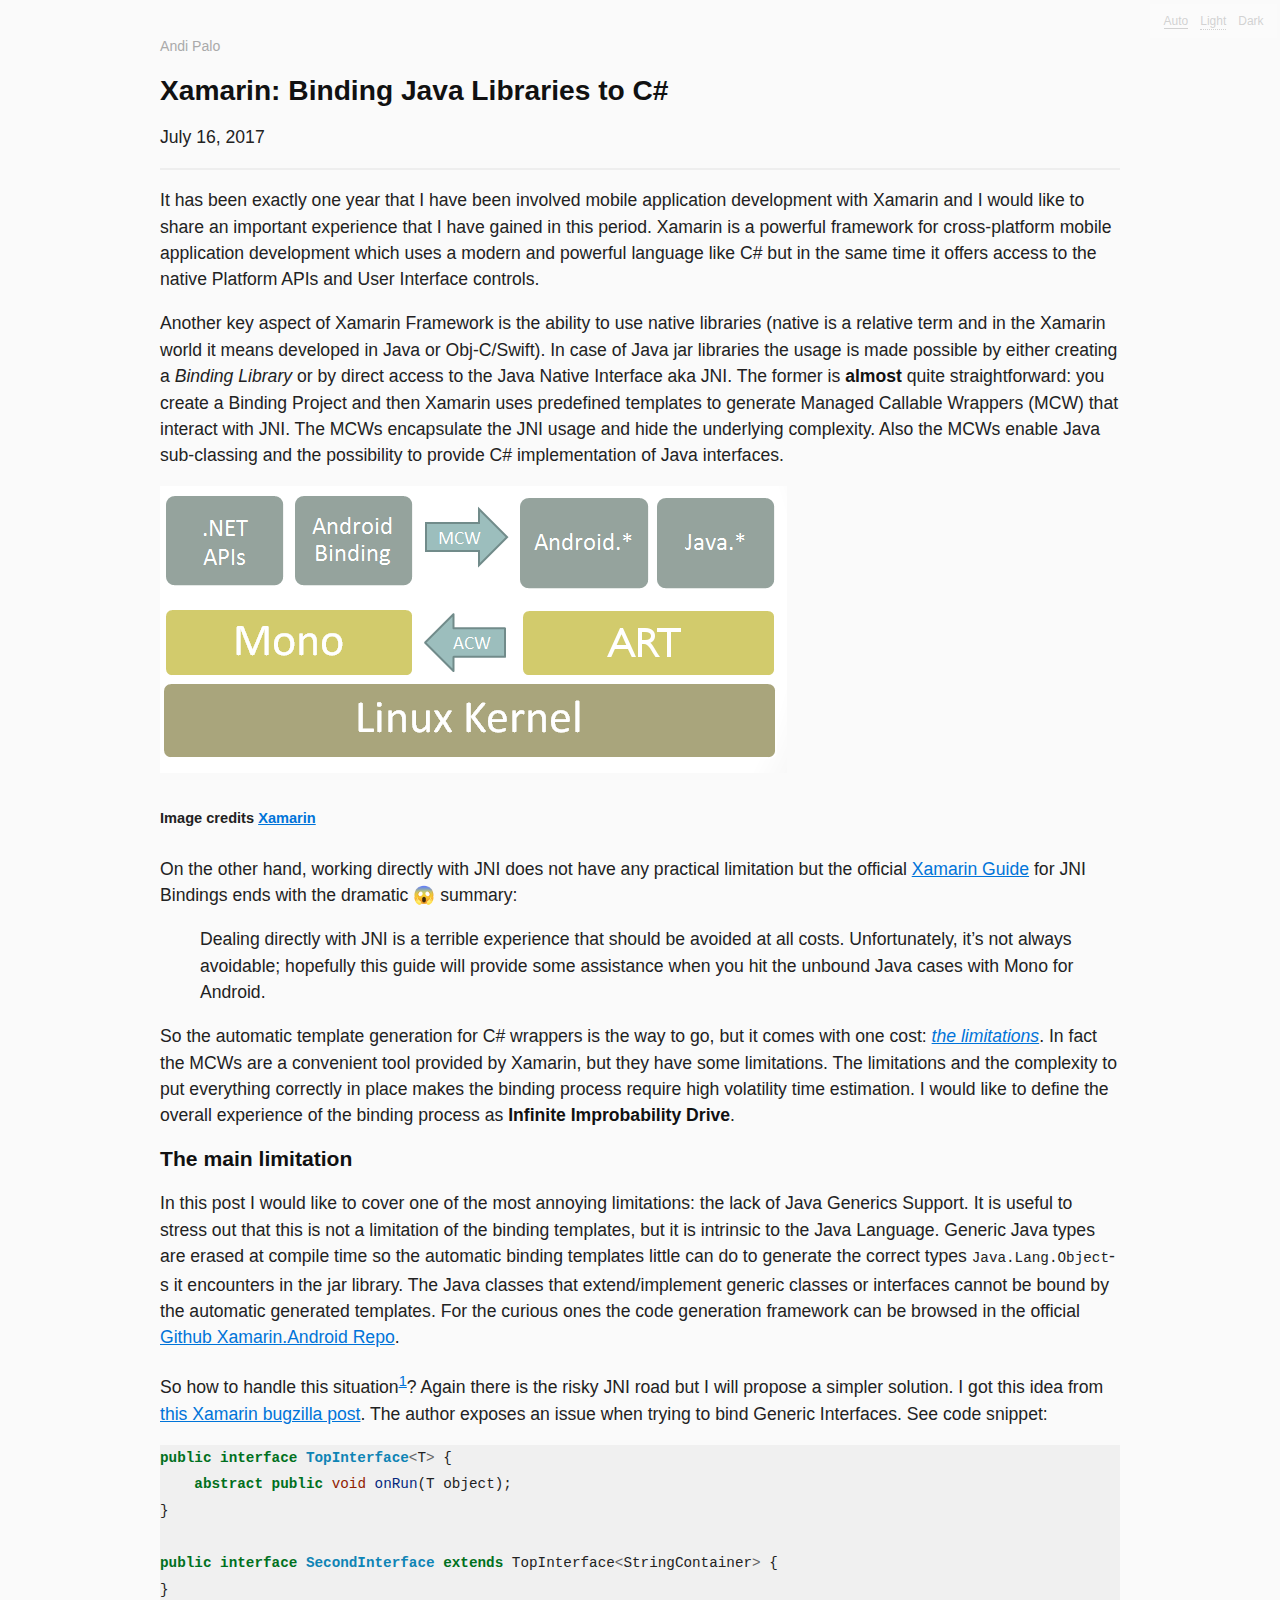
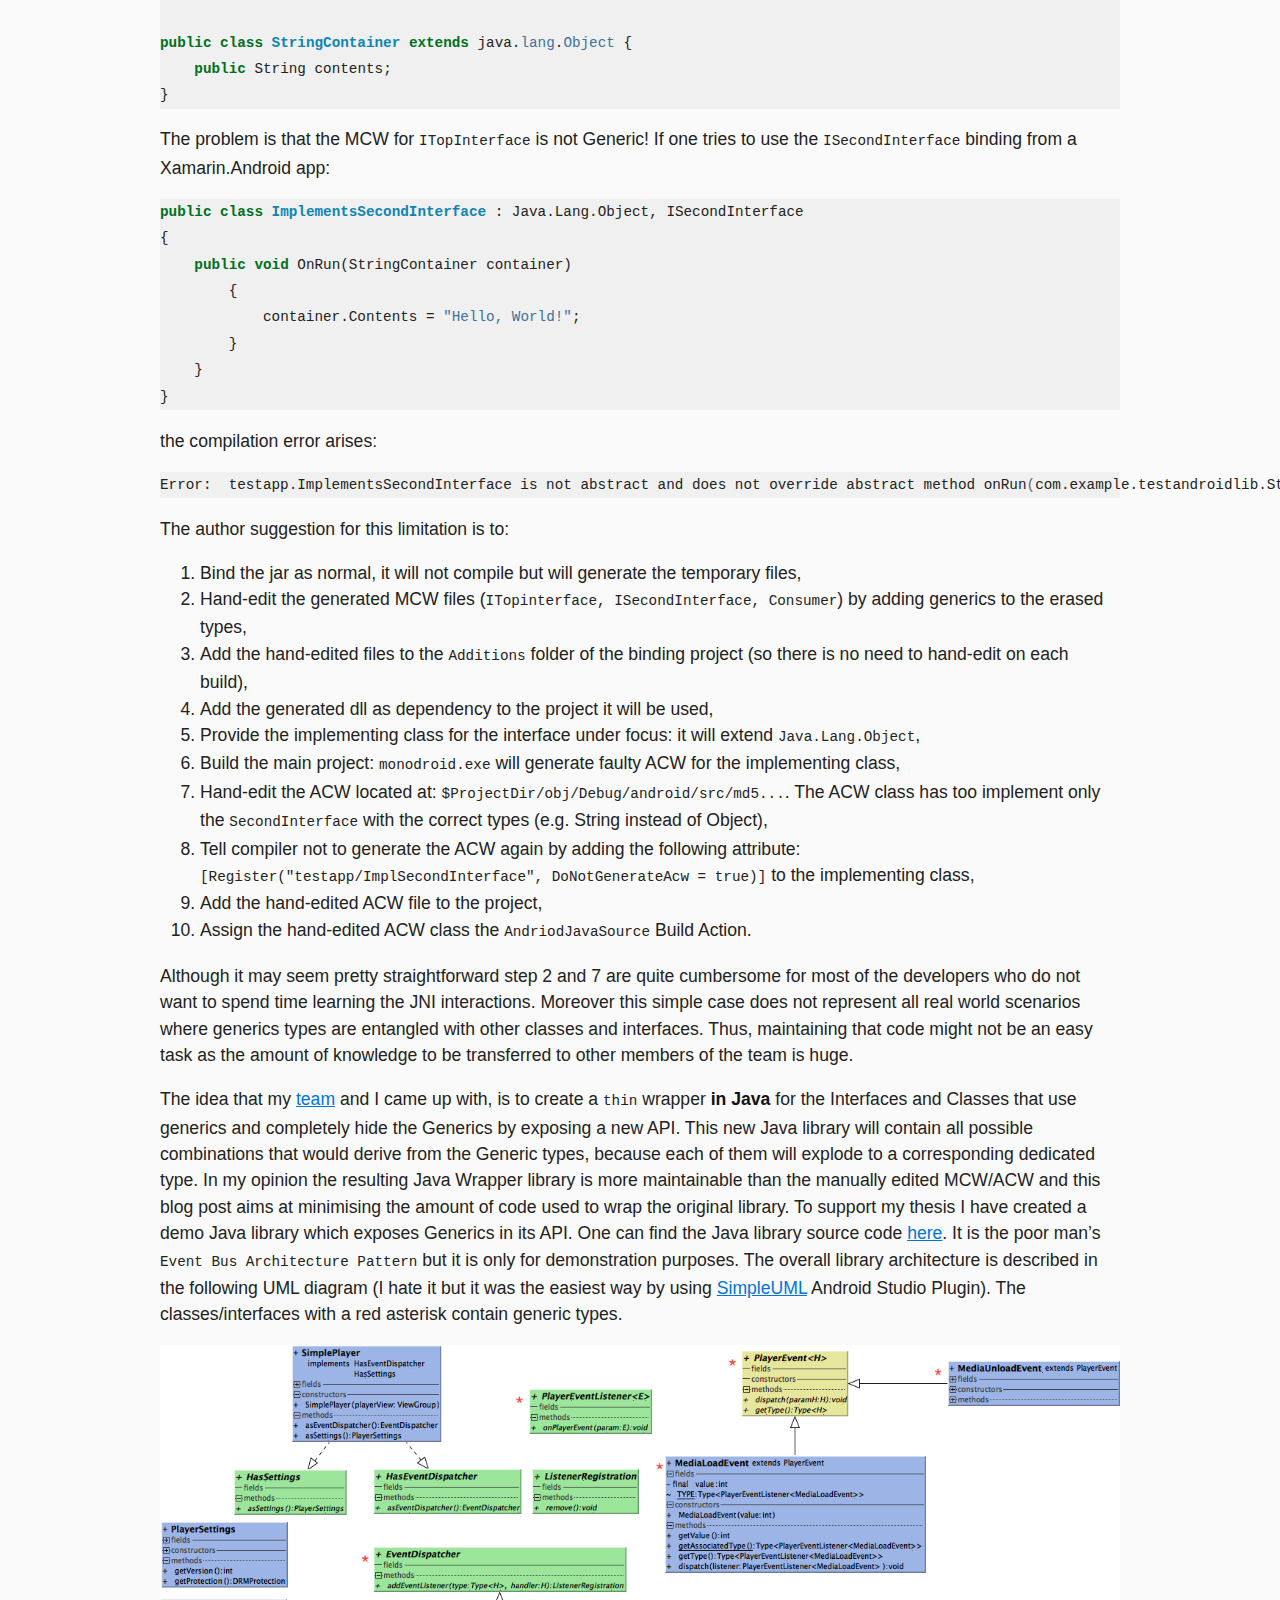
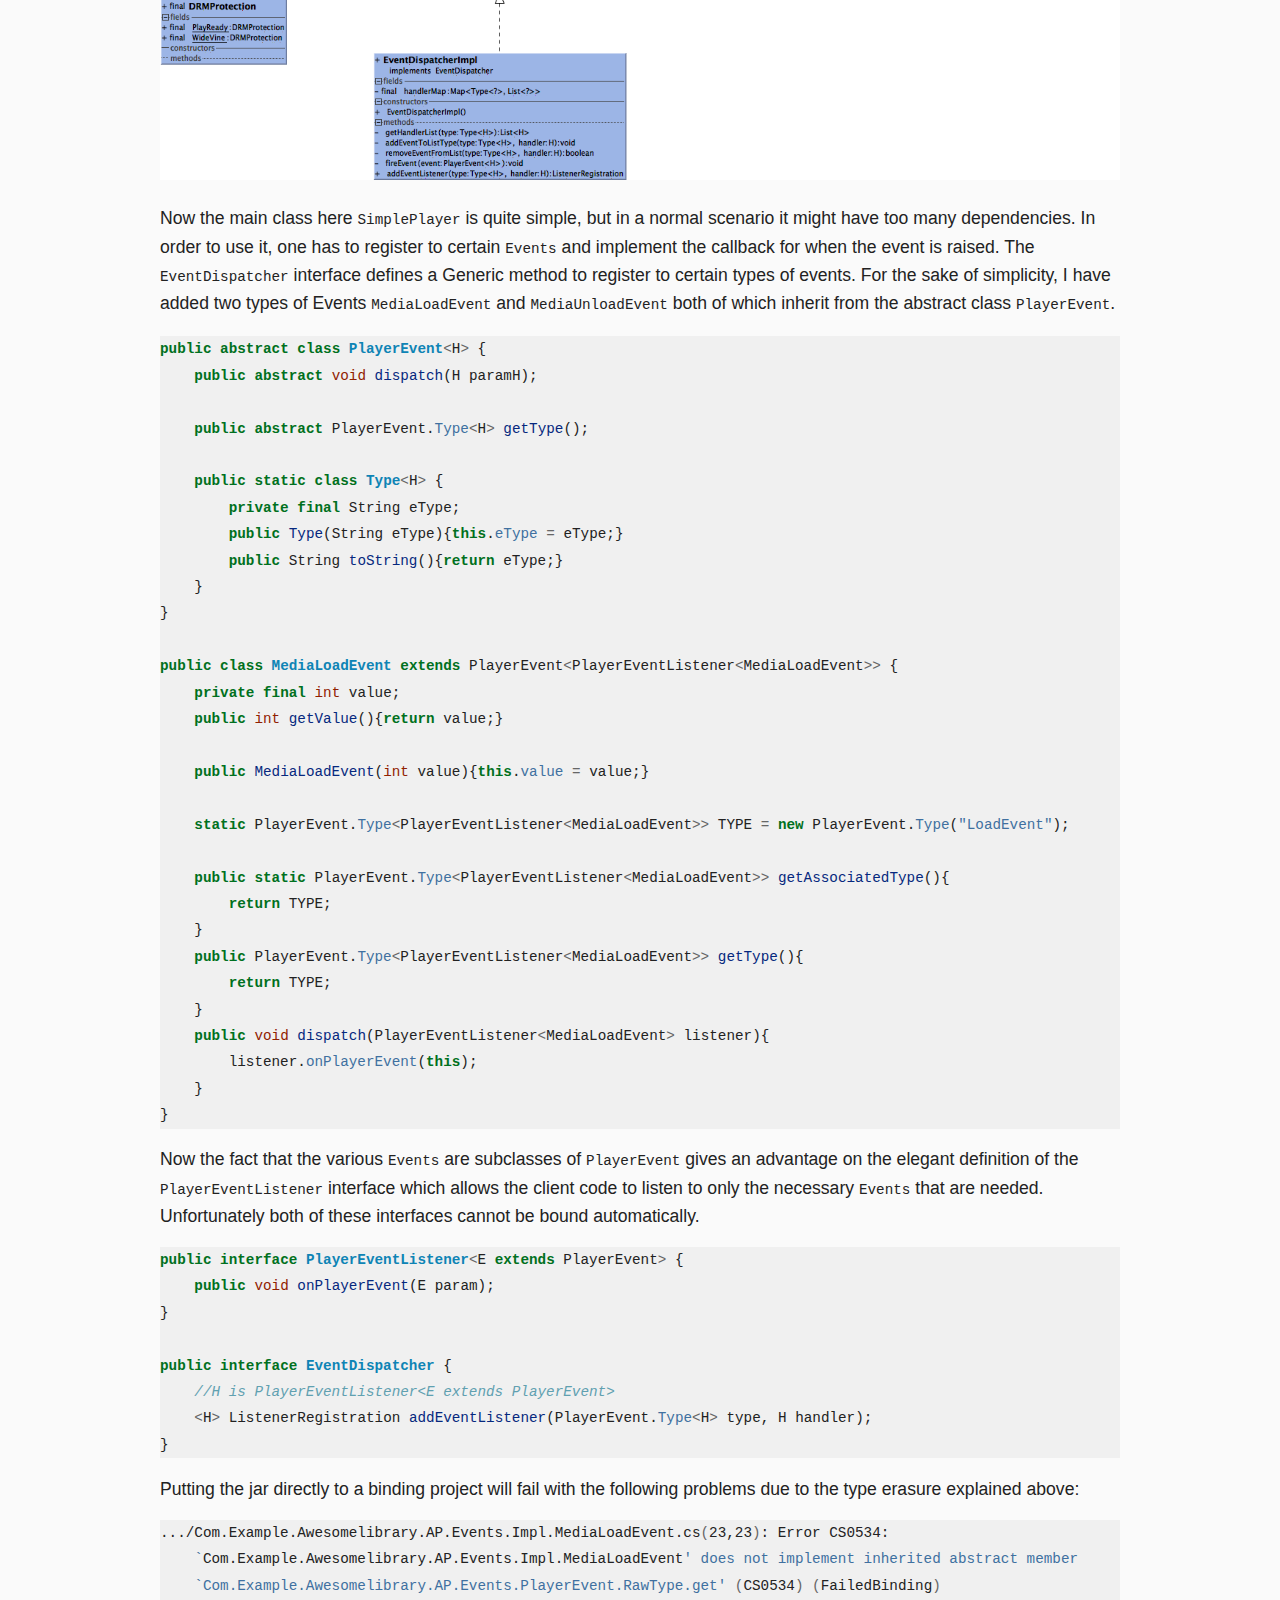
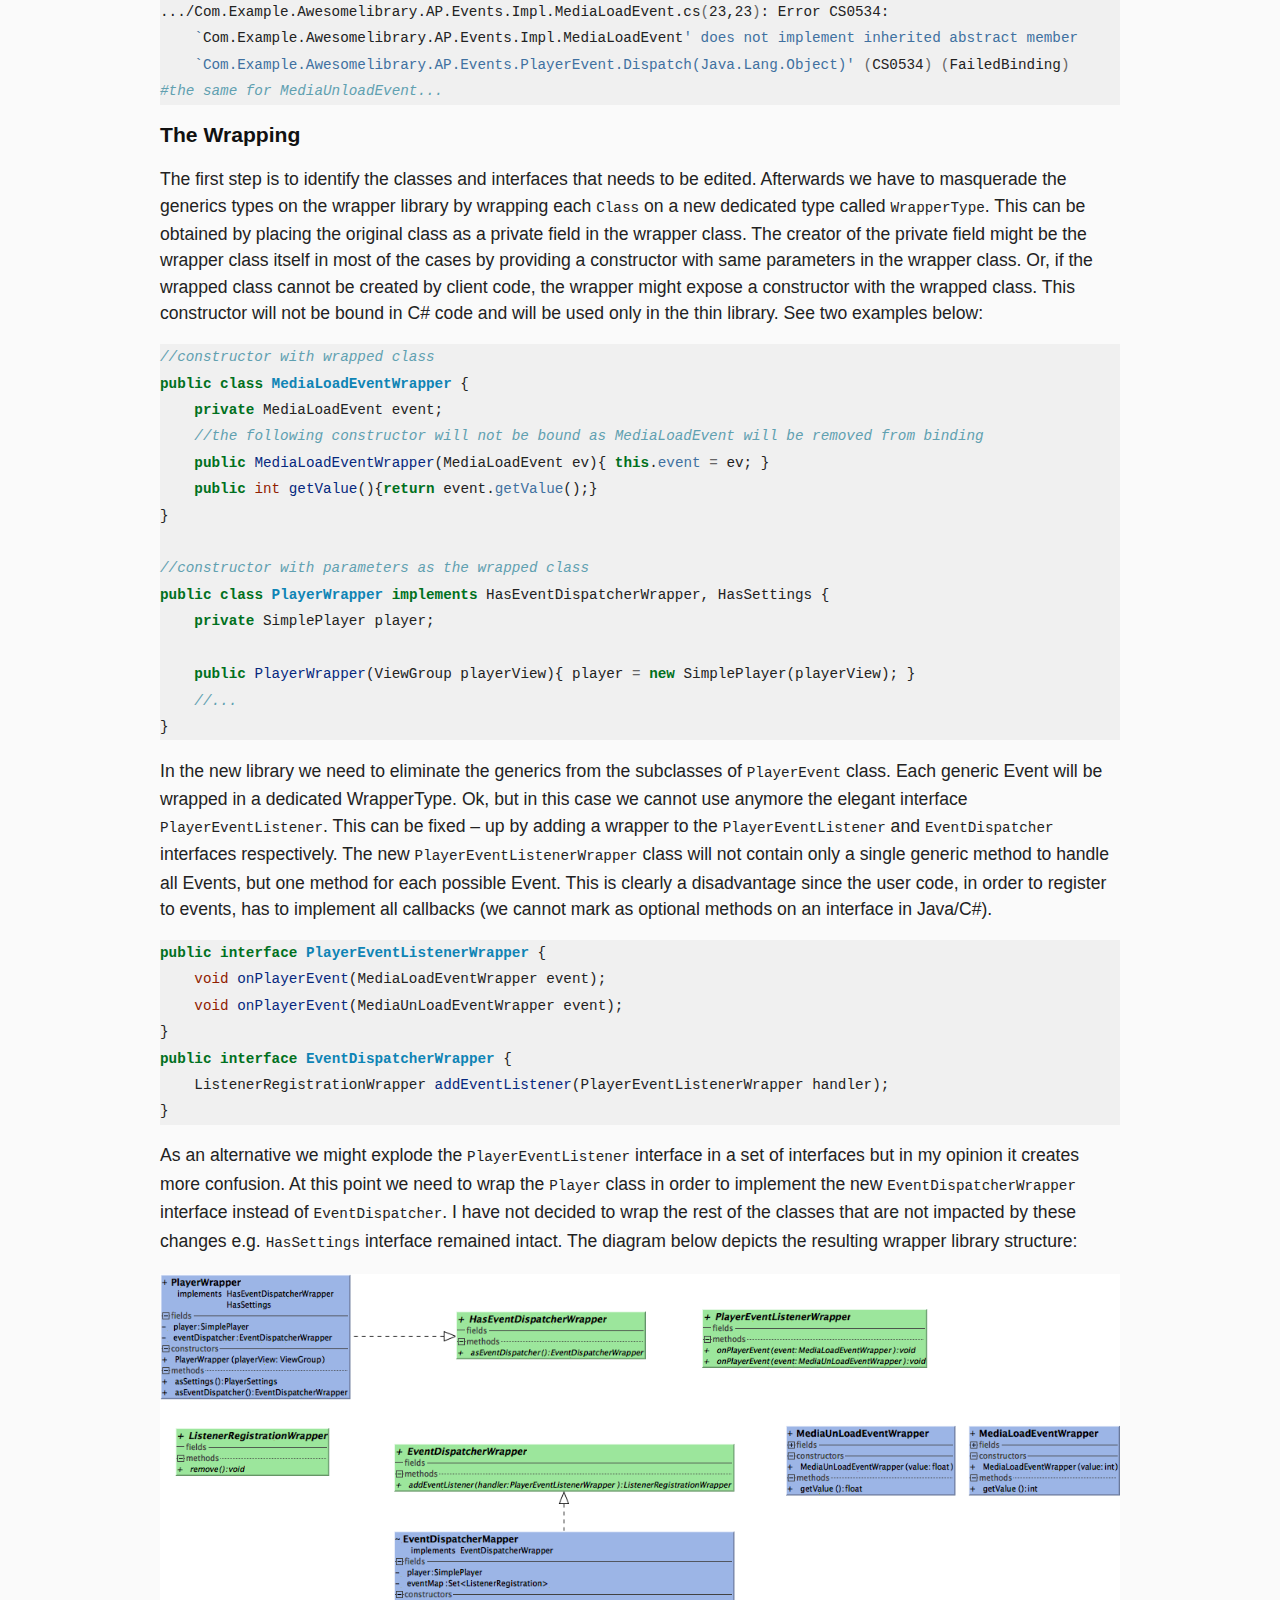
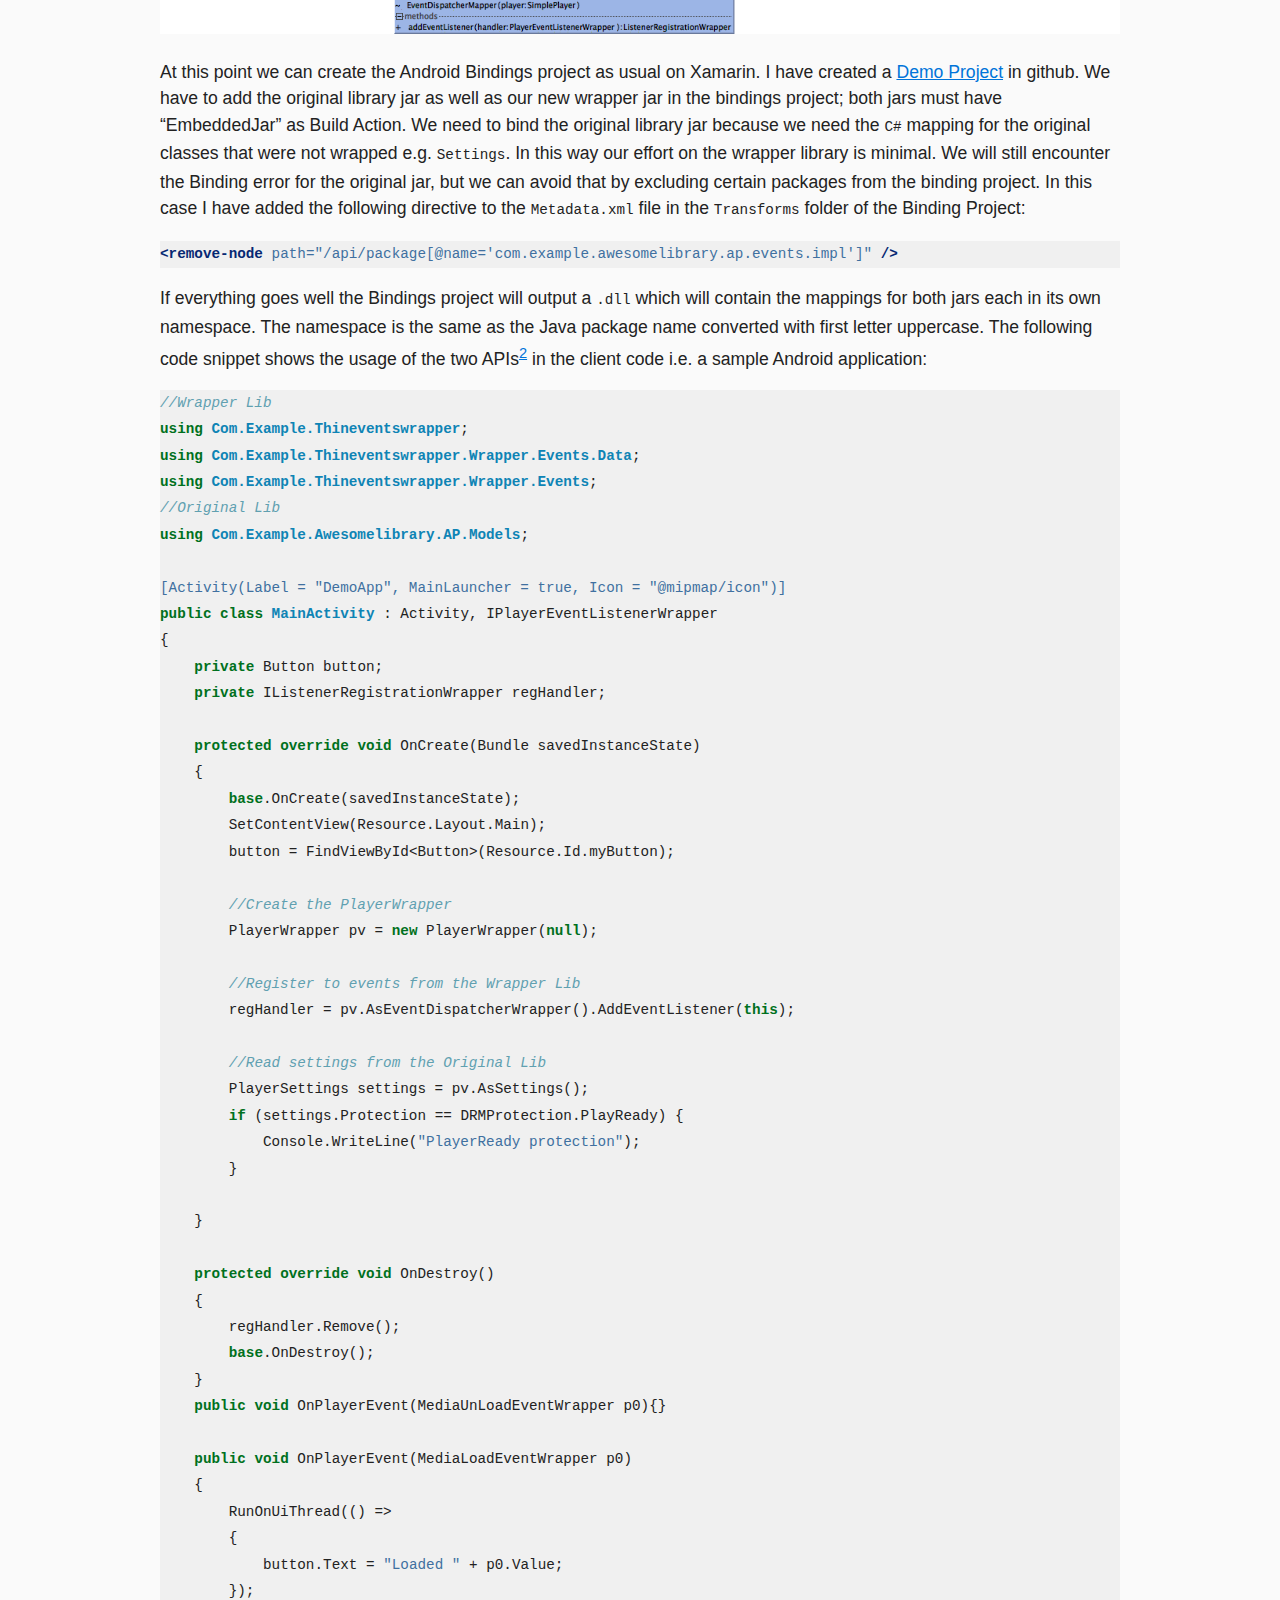
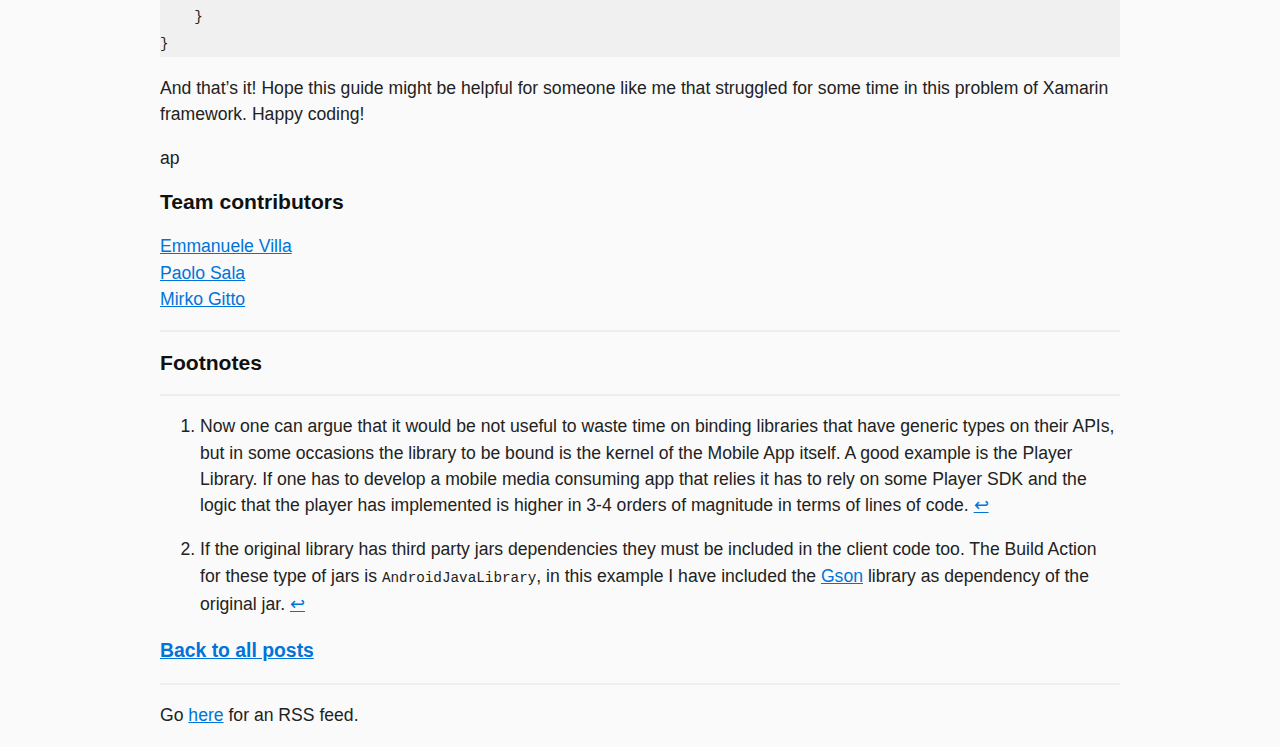
<file: posts/xamarin-bindings-java-seesharp/index.html>
<!DOCTYPE html>
<head>
    <meta charset="utf-8">
    <meta http-equiv="X-UA-Compatible" content="IE=edge">
    <meta name="viewport" content="width=device-width, initial-scale=1">
    
    <link rel="stylesheet" href="/css/style.css">
    <link rel="stylesheet" href="/css/fonts.css">
    <link rel="stylesheet" href="/css/syntax.css">
    
    <title>Andi Palo</title>
    <link rel="icon" type="image/png" href="/assets/img/favicon.ico" />
    <link rel="stylesheet" href="https://use.fontawesome.com/releases/v5.8.2/css/all.css"
        integrity="sha384-oS3vJWv+0UjzBfQzYUhtDYW+Pj2yciDJxpsK1OYPAYjqT085Qq/1cq5FLXAZQ7Ay" crossorigin="anonymous">
    <script src="/js/dark.js" defer=""></script>

</head>


<html>
<!DOCTYPE html>
<html>

<body>
  <header class="site-header">

    <div class="wrapper">
      <a class="muted small" href="https://andipalo.com/">Andi Palo</a>
    </div>
  </header>
</body>

</html>

<h1>Xamarin: Binding Java Libraries to C#</h1>
<p class="post-meta"><time itemprop="datePublished">July 16, 2017</time>
</p>
<hr>
<p>It has been exactly one year that I have been involved mobile application development with Xamarin and I would like to share an important experience that I have gained in this period. Xamarin is a powerful framework for cross-platform mobile application development which uses a modern and powerful language like C# but in the same time it offers access to the native Platform APIs and User Interface controls.</p>
<p>Another key aspect of Xamarin Framework is the ability to use native libraries (native is a relative term and in the Xamarin world it means developed in Java or Obj-C/Swift). In case of Java jar libraries the usage is made possible by either creating a <em>Binding Library</em> or by direct access to the Java Native Interface aka JNI. The former is <strong>almost</strong> quite straightforward: you create a Binding Project and then Xamarin uses predefined templates to generate Managed Callable Wrappers (MCW) that interact with JNI. The MCWs encapsulate the JNI usage and hide the underlying complexity. Also the MCWs enable Java sub-classing and the possibility to provide C# implementation of Java interfaces.</p>
<p><img src="/pics/architecture.png" alt="Architecture"></p>
<h5 id="image-credits-xamarinhttpsdeveloperxamarincomguidesandroidadvanced_topicsbinding-a-java-libraryoverview">Image credits <a href="https://developer.xamarin.com/guides/android/advanced_topics/binding-a-java-library/#Overview">Xamarin</a></h5>
<p>On the other hand, working directly with JNI does not have any practical limitation but the official <a href="https://developer.xamarin.com/guides/android/advanced_topics/java_integration_overview/working_with_jni/">Xamarin Guide</a> for JNI Bindings ends with the dramatic 😱 summary:</p>
<blockquote>
<p>Dealing directly with JNI is a terrible experience that should be avoided at all costs. Unfortunately, it’s not always avoidable; hopefully this guide will provide some assistance when you hit the unbound Java cases with Mono for Android.</p>
</blockquote>
<p>So the automatic template generation for C# wrappers is the way to go, but it comes with one cost: <a href="https://developer.xamarin.com/guides/android/advanced_topics/limitations/"><em>the limitations</em></a>. In fact the MCWs are a convenient tool provided by Xamarin, but they have some limitations. The limitations and the complexity to put everything correctly in place makes the binding process require high volatility time estimation. I would like to define the overall experience of the binding process as <strong><!-- raw HTML omitted -->Infinite Improbability Drive<!-- raw HTML omitted --></strong>.</p>
<h2 id="the-main-limitation">The main limitation</h2>
<p>In this post I would like to cover one of the most annoying limitations: the lack of Java Generics Support. It is useful to stress out that this is not a limitation of the binding templates, but it is intrinsic to the Java Language. Generic Java types are erased at compile time so the automatic binding templates little can do to generate the correct types <code>Java.Lang.Object</code>-s it encounters in the jar library. The Java classes that extend/implement generic classes or interfaces cannot be bound by the automatic generated templates. For the curious ones the code generation framework can be browsed in the official <a href="https://github.com/xamarin/xamarin-android/tree/master/src/Mono.Android.Export">Github Xamarin.Android Repo</a>.</p>
<p>So how to handle this situation<sup id="fnref:1"><a href="#fn:1" class="footnote-ref" role="doc-noteref">1</a></sup>? Again there is the risky JNI road but I will propose a simpler solution. I got this idea from <a href="https://bugzilla.xamarin.com/show_bug.cgi?id=19740">this Xamarin bugzilla post</a>. The author exposes an issue when trying to bind Generic Interfaces. See code snippet:</p>
<div class="highlight"><pre tabindex="0" class="chroma"><code class="language-java" data-lang="java"><span class="line"><span class="cl"><span class="kd">public</span><span class="w"> </span><span class="kd">interface</span> <span class="nc">TopInterface</span><span class="o">&lt;</span><span class="n">T</span><span class="o">&gt;</span><span class="w"> </span><span class="p">{</span><span class="w">
</span></span></span><span class="line"><span class="cl"><span class="w">    </span><span class="kd">abstract</span><span class="w"> </span><span class="kd">public</span><span class="w"> </span><span class="kt">void</span><span class="w"> </span><span class="nf">onRun</span><span class="p">(</span><span class="n">T</span><span class="w"> </span><span class="n">object</span><span class="p">);</span><span class="w">
</span></span></span><span class="line"><span class="cl"><span class="w"></span><span class="p">}</span><span class="w">
</span></span></span><span class="line"><span class="cl"><span class="w">
</span></span></span><span class="line"><span class="cl"><span class="w"></span><span class="kd">public</span><span class="w"> </span><span class="kd">interface</span> <span class="nc">SecondInterface</span><span class="w"> </span><span class="kd">extends</span><span class="w"> </span><span class="n">TopInterface</span><span class="o">&lt;</span><span class="n">StringContainer</span><span class="o">&gt;</span><span class="w"> </span><span class="p">{</span><span class="w">
</span></span></span><span class="line"><span class="cl"><span class="w"></span><span class="p">}</span><span class="w">
</span></span></span><span class="line"><span class="cl"><span class="w">
</span></span></span><span class="line"><span class="cl"><span class="w"></span><span class="kd">public</span><span class="w"> </span><span class="kd">class</span> <span class="nc">StringContainer</span><span class="w"> </span><span class="kd">extends</span><span class="w"> </span><span class="n">java</span><span class="p">.</span><span class="na">lang</span><span class="p">.</span><span class="na">Object</span><span class="w"> </span><span class="p">{</span><span class="w">
</span></span></span><span class="line"><span class="cl"><span class="w">    </span><span class="kd">public</span><span class="w"> </span><span class="n">String</span><span class="w"> </span><span class="n">contents</span><span class="p">;</span><span class="w">
</span></span></span><span class="line"><span class="cl"><span class="w"></span><span class="p">}</span><span class="w">
</span></span></span></code></pre></div><p>The problem is that the MCW for <code>ITopInterface</code> is not Generic! If one tries to use the <code>ISecondInterface</code> binding from a Xamarin.Android app:</p>
<div class="highlight"><pre tabindex="0" class="chroma"><code class="language-csharp" data-lang="csharp"><span class="line"><span class="cl"><span class="kd">public</span> <span class="k">class</span> <span class="nc">ImplementsSecondInterface</span> <span class="p">:</span> <span class="n">Java</span><span class="p">.</span><span class="n">Lang</span><span class="p">.</span><span class="n">Object</span><span class="p">,</span> <span class="n">ISecondInterface</span>
</span></span><span class="line"><span class="cl"><span class="p">{</span>
</span></span><span class="line"><span class="cl">    <span class="kd">public</span> <span class="k">void</span> <span class="n">OnRun</span><span class="p">(</span><span class="n">StringContainer</span> <span class="n">container</span><span class="p">)</span>
</span></span><span class="line"><span class="cl">        <span class="p">{</span>
</span></span><span class="line"><span class="cl">            <span class="n">container</span><span class="p">.</span><span class="n">Contents</span> <span class="p">=</span> <span class="s">&#34;Hello, World!&#34;</span><span class="p">;</span>
</span></span><span class="line"><span class="cl">        <span class="p">}</span>
</span></span><span class="line"><span class="cl">    <span class="p">}</span>
</span></span><span class="line"><span class="cl"><span class="p">}</span>
</span></span></code></pre></div><p>the compilation error arises:</p>
<div class="highlight"><pre tabindex="0" class="chroma"><code class="language-bash" data-lang="bash"><span class="line"><span class="cl">Error:  testapp.ImplementsSecondInterface is not abstract and does not override abstract method onRun<span class="o">(</span>com.example.testandroidlib.StringContainer<span class="o">)</span> in com.example.testandroidlib.TopInterface
</span></span></code></pre></div><p>The author suggestion for this limitation is to:</p>
<ol>
<li>Bind the jar as normal, it will not compile but will generate the temporary files,</li>
<li>Hand-edit the generated MCW files (<code>ITopinterface, ISecondInterface, Consumer</code>) by adding generics to the erased types,</li>
<li>Add the hand-edited files to the <code>Additions</code> folder of the binding project (so there is no need to hand-edit on each build),</li>
<li>Add the generated dll as dependency to the project it will be used,</li>
<li>Provide the implementing class for the interface under focus: it will extend <code>Java.Lang.Object</code>,</li>
<li>Build the main project: <code>monodroid.exe</code> will generate faulty ACW for the implementing class,</li>
<li>Hand-edit the ACW located at: <code>$ProjectDir/obj/Debug/android/src/md5...</code>. The ACW class has too implement only the <code>SecondInterface</code> with the correct types (e.g. String instead of Object),</li>
<li>Tell compiler not to generate the ACW again by adding the following attribute: <code>[Register(&quot;testapp/ImplSecondInterface&quot;, DoNotGenerateAcw = true)]</code> to the implementing class,</li>
<li>Add the hand-edited ACW file to the project,</li>
<li>Assign the hand-edited ACW class the <code>AndriodJavaSource</code> Build Action.</li>
</ol>
<p>Although it may seem pretty straightforward step 2 and 7 are quite cumbersome for most of the developers who do not want to spend time learning the JNI interactions. Moreover this simple case does not represent all real world scenarios where generics types are entangled with other classes and interfaces. Thus, maintaining that code might not be an easy task as the amount of knowledge to be transferred to other members of the team is huge.</p>
<p>The idea that my <a href="#contributors" title="Jump to Contributors">team</a> and I came up with, is to create a <code>thin</code> wrapper <strong>in Java</strong> for the Interfaces and Classes that use generics and completely hide the Generics by exposing a new API. This new Java library will contain all possible combinations that would derive from the Generic types, because each of them will explode to a corresponding dedicated type. In my opinion the resulting Java Wrapper library is more maintainable than the manually edited MCW/ACW and this blog post aims at minimising the amount of code used to wrap the original library. To support my thesis I have created a demo Java library which exposes Generics in its API. One can find the Java library source code <a href="https://github.com/sanandrea/TestDroidAppEvents">here</a>. It is the poor man’s <code>Event Bus Architecture Pattern</code> but it is only for demonstration purposes. The overall library architecture is described in the following UML diagram (I hate it but it was the easiest way by using <a href="https://plugins.jetbrains.com/plugin/4946-simpleumlce">SimpleUML</a> Android Studio Plugin). The classes/interfaces with a red asterisk contain generic types.</p>
<p><img src="/pics/lib_structure.png" alt="Lib Structure"></p>
<p>Now the main class here <code>SimplePlayer</code> is quite simple, but in a normal scenario it might have too many dependencies. In order to use it, one has to register to certain <code>Events</code> and implement the callback for when the event is raised. The <code>EventDispatcher</code> interface defines a Generic method to register to certain types of events. For the sake of simplicity, I have added two types of Events <code>MediaLoadEvent</code> and <code>MediaUnloadEvent</code> both of which inherit from the abstract class <code>PlayerEvent</code>.</p>
<div class="highlight"><pre tabindex="0" class="chroma"><code class="language-java" data-lang="java"><span class="line"><span class="cl"><span class="kd">public</span><span class="w"> </span><span class="kd">abstract</span><span class="w"> </span><span class="kd">class</span> <span class="nc">PlayerEvent</span><span class="o">&lt;</span><span class="n">H</span><span class="o">&gt;</span><span class="w"> </span><span class="p">{</span><span class="w">
</span></span></span><span class="line"><span class="cl"><span class="w">    </span><span class="kd">public</span><span class="w"> </span><span class="kd">abstract</span><span class="w"> </span><span class="kt">void</span><span class="w"> </span><span class="nf">dispatch</span><span class="p">(</span><span class="n">H</span><span class="w"> </span><span class="n">paramH</span><span class="p">);</span><span class="w">
</span></span></span><span class="line"><span class="cl"><span class="w">
</span></span></span><span class="line"><span class="cl"><span class="w">    </span><span class="kd">public</span><span class="w"> </span><span class="kd">abstract</span><span class="w"> </span><span class="n">PlayerEvent</span><span class="p">.</span><span class="na">Type</span><span class="o">&lt;</span><span class="n">H</span><span class="o">&gt;</span><span class="w"> </span><span class="nf">getType</span><span class="p">();</span><span class="w">
</span></span></span><span class="line"><span class="cl"><span class="w">
</span></span></span><span class="line"><span class="cl"><span class="w">    </span><span class="kd">public</span><span class="w"> </span><span class="kd">static</span><span class="w"> </span><span class="kd">class</span> <span class="nc">Type</span><span class="o">&lt;</span><span class="n">H</span><span class="o">&gt;</span><span class="w"> </span><span class="p">{</span><span class="w">
</span></span></span><span class="line"><span class="cl"><span class="w">        </span><span class="kd">private</span><span class="w"> </span><span class="kd">final</span><span class="w"> </span><span class="n">String</span><span class="w"> </span><span class="n">eType</span><span class="p">;</span><span class="w">
</span></span></span><span class="line"><span class="cl"><span class="w">        </span><span class="kd">public</span><span class="w"> </span><span class="nf">Type</span><span class="p">(</span><span class="n">String</span><span class="w"> </span><span class="n">eType</span><span class="p">){</span><span class="k">this</span><span class="p">.</span><span class="na">eType</span><span class="w"> </span><span class="o">=</span><span class="w"> </span><span class="n">eType</span><span class="p">;}</span><span class="w">
</span></span></span><span class="line"><span class="cl"><span class="w">        </span><span class="kd">public</span><span class="w"> </span><span class="n">String</span><span class="w"> </span><span class="nf">toString</span><span class="p">(){</span><span class="k">return</span><span class="w"> </span><span class="n">eType</span><span class="p">;}</span><span class="w">
</span></span></span><span class="line"><span class="cl"><span class="w">    </span><span class="p">}</span><span class="w">
</span></span></span><span class="line"><span class="cl"><span class="w"></span><span class="p">}</span><span class="w">
</span></span></span><span class="line"><span class="cl"><span class="w">
</span></span></span><span class="line"><span class="cl"><span class="w"></span><span class="kd">public</span><span class="w"> </span><span class="kd">class</span> <span class="nc">MediaLoadEvent</span><span class="w"> </span><span class="kd">extends</span><span class="w"> </span><span class="n">PlayerEvent</span><span class="o">&lt;</span><span class="n">PlayerEventListener</span><span class="o">&lt;</span><span class="n">MediaLoadEvent</span><span class="o">&gt;&gt;</span><span class="w"> </span><span class="p">{</span><span class="w">
</span></span></span><span class="line"><span class="cl"><span class="w">    </span><span class="kd">private</span><span class="w"> </span><span class="kd">final</span><span class="w"> </span><span class="kt">int</span><span class="w"> </span><span class="n">value</span><span class="p">;</span><span class="w">
</span></span></span><span class="line"><span class="cl"><span class="w">    </span><span class="kd">public</span><span class="w"> </span><span class="kt">int</span><span class="w"> </span><span class="nf">getValue</span><span class="p">(){</span><span class="k">return</span><span class="w"> </span><span class="n">value</span><span class="p">;}</span><span class="w">
</span></span></span><span class="line"><span class="cl"><span class="w">
</span></span></span><span class="line"><span class="cl"><span class="w">    </span><span class="kd">public</span><span class="w"> </span><span class="nf">MediaLoadEvent</span><span class="p">(</span><span class="kt">int</span><span class="w"> </span><span class="n">value</span><span class="p">){</span><span class="k">this</span><span class="p">.</span><span class="na">value</span><span class="w"> </span><span class="o">=</span><span class="w"> </span><span class="n">value</span><span class="p">;}</span><span class="w">   
</span></span></span><span class="line"><span class="cl"><span class="w">
</span></span></span><span class="line"><span class="cl"><span class="w">    </span><span class="kd">static</span><span class="w"> </span><span class="n">PlayerEvent</span><span class="p">.</span><span class="na">Type</span><span class="o">&lt;</span><span class="n">PlayerEventListener</span><span class="o">&lt;</span><span class="n">MediaLoadEvent</span><span class="o">&gt;&gt;</span><span class="w"> </span><span class="n">TYPE</span><span class="w"> </span><span class="o">=</span><span class="w"> </span><span class="k">new</span><span class="w"> </span><span class="n">PlayerEvent</span><span class="p">.</span><span class="na">Type</span><span class="p">(</span><span class="s">&#34;LoadEvent&#34;</span><span class="p">);</span><span class="w">
</span></span></span><span class="line"><span class="cl"><span class="w">
</span></span></span><span class="line"><span class="cl"><span class="w">    </span><span class="kd">public</span><span class="w"> </span><span class="kd">static</span><span class="w"> </span><span class="n">PlayerEvent</span><span class="p">.</span><span class="na">Type</span><span class="o">&lt;</span><span class="n">PlayerEventListener</span><span class="o">&lt;</span><span class="n">MediaLoadEvent</span><span class="o">&gt;&gt;</span><span class="w"> </span><span class="nf">getAssociatedType</span><span class="p">(){</span><span class="w">
</span></span></span><span class="line"><span class="cl"><span class="w">        </span><span class="k">return</span><span class="w"> </span><span class="n">TYPE</span><span class="p">;</span><span class="w">
</span></span></span><span class="line"><span class="cl"><span class="w">    </span><span class="p">}</span><span class="w">
</span></span></span><span class="line"><span class="cl"><span class="w">    </span><span class="kd">public</span><span class="w"> </span><span class="n">PlayerEvent</span><span class="p">.</span><span class="na">Type</span><span class="o">&lt;</span><span class="n">PlayerEventListener</span><span class="o">&lt;</span><span class="n">MediaLoadEvent</span><span class="o">&gt;&gt;</span><span class="w"> </span><span class="nf">getType</span><span class="p">(){</span><span class="w">
</span></span></span><span class="line"><span class="cl"><span class="w">        </span><span class="k">return</span><span class="w"> </span><span class="n">TYPE</span><span class="p">;</span><span class="w">
</span></span></span><span class="line"><span class="cl"><span class="w">    </span><span class="p">}</span><span class="w">
</span></span></span><span class="line"><span class="cl"><span class="w">    </span><span class="kd">public</span><span class="w"> </span><span class="kt">void</span><span class="w"> </span><span class="nf">dispatch</span><span class="p">(</span><span class="n">PlayerEventListener</span><span class="o">&lt;</span><span class="n">MediaLoadEvent</span><span class="o">&gt;</span><span class="w"> </span><span class="n">listener</span><span class="p">){</span><span class="w">
</span></span></span><span class="line"><span class="cl"><span class="w">        </span><span class="n">listener</span><span class="p">.</span><span class="na">onPlayerEvent</span><span class="p">(</span><span class="k">this</span><span class="p">);</span><span class="w">
</span></span></span><span class="line"><span class="cl"><span class="w">    </span><span class="p">}</span><span class="w">
</span></span></span><span class="line"><span class="cl"><span class="w"></span><span class="p">}</span><span class="w">
</span></span></span></code></pre></div><p>Now the fact that the various <code>Events</code> are subclasses of <code>PlayerEvent</code> gives an advantage on the elegant definition of the <code>PlayerEventListener</code> interface which allows the client code to listen to only the necessary <code>Events</code> that are needed. Unfortunately both of these interfaces cannot be bound automatically.</p>
<div class="highlight"><pre tabindex="0" class="chroma"><code class="language-java" data-lang="java"><span class="line"><span class="cl"><span class="kd">public</span><span class="w"> </span><span class="kd">interface</span> <span class="nc">PlayerEventListener</span><span class="o">&lt;</span><span class="n">E</span><span class="w"> </span><span class="kd">extends</span><span class="w"> </span><span class="n">PlayerEvent</span><span class="o">&gt;</span><span class="w"> </span><span class="p">{</span><span class="w">
</span></span></span><span class="line"><span class="cl"><span class="w">    </span><span class="kd">public</span><span class="w"> </span><span class="kt">void</span><span class="w"> </span><span class="nf">onPlayerEvent</span><span class="p">(</span><span class="n">E</span><span class="w"> </span><span class="n">param</span><span class="p">);</span><span class="w">
</span></span></span><span class="line"><span class="cl"><span class="w"></span><span class="p">}</span><span class="w">
</span></span></span><span class="line"><span class="cl"><span class="w">
</span></span></span><span class="line"><span class="cl"><span class="w"></span><span class="kd">public</span><span class="w"> </span><span class="kd">interface</span> <span class="nc">EventDispatcher</span><span class="w"> </span><span class="p">{</span><span class="w">
</span></span></span><span class="line"><span class="cl"><span class="w">    </span><span class="c1">//H is PlayerEventListener&lt;E extends PlayerEvent&gt;</span><span class="w">
</span></span></span><span class="line"><span class="cl"><span class="w">    </span><span class="o">&lt;</span><span class="n">H</span><span class="o">&gt;</span><span class="w"> </span><span class="n">ListenerRegistration</span><span class="w"> </span><span class="nf">addEventListener</span><span class="p">(</span><span class="n">PlayerEvent</span><span class="p">.</span><span class="na">Type</span><span class="o">&lt;</span><span class="n">H</span><span class="o">&gt;</span><span class="w"> </span><span class="n">type</span><span class="p">,</span><span class="w"> </span><span class="n">H</span><span class="w"> </span><span class="n">handler</span><span class="p">);</span><span class="w"> 
</span></span></span><span class="line"><span class="cl"><span class="w"></span><span class="p">}</span><span class="w">
</span></span></span></code></pre></div><p>Putting the jar directly to a binding project will fail with the following problems due to the type erasure explained above:</p>
<div class="highlight"><pre tabindex="0" class="chroma"><code class="language-bash" data-lang="bash"><span class="line"><span class="cl">.../Com.Example.Awesomelibrary.AP.Events.Impl.MediaLoadEvent.cs<span class="o">(</span>23,23<span class="o">)</span>: Error CS0534: 
</span></span><span class="line"><span class="cl">    <span class="sb">`</span>Com.Example.Awesomelibrary.AP.Events.Impl.MediaLoadEvent<span class="s1">&#39; does not implement inherited abstract member 
</span></span></span><span class="line"><span class="cl"><span class="s1">    `Com.Example.Awesomelibrary.AP.Events.PlayerEvent.RawType.get&#39;</span> <span class="o">(</span>CS0534<span class="o">)</span> <span class="o">(</span>FailedBinding<span class="o">)</span>
</span></span><span class="line"><span class="cl">.../Com.Example.Awesomelibrary.AP.Events.Impl.MediaLoadEvent.cs<span class="o">(</span>23,23<span class="o">)</span>: Error CS0534: 
</span></span><span class="line"><span class="cl">    <span class="sb">`</span>Com.Example.Awesomelibrary.AP.Events.Impl.MediaLoadEvent<span class="s1">&#39; does not implement inherited abstract member 
</span></span></span><span class="line"><span class="cl"><span class="s1">    `Com.Example.Awesomelibrary.AP.Events.PlayerEvent.Dispatch(Java.Lang.Object)&#39;</span> <span class="o">(</span>CS0534<span class="o">)</span> <span class="o">(</span>FailedBinding<span class="o">)</span>
</span></span><span class="line"><span class="cl"><span class="c1">#the same for MediaUnloadEvent...</span>
</span></span></code></pre></div><h2 id="the-wrapping">The Wrapping</h2>
<p>The first step is to identify the classes and interfaces that needs to be edited. Afterwards we have to masquerade the generics types on the wrapper library by wrapping each <code>Class</code> on a new dedicated type called <code>WrapperType</code>. This can be obtained by placing the original class as a private field in the wrapper class. The creator of the private field might be the wrapper class itself in most of the cases by providing a constructor with same parameters in the wrapper class. Or, if the wrapped class cannot be created by client code, the wrapper might expose a constructor with the wrapped class. This constructor will not be bound in C# code and will be used only in the thin library. See two examples below:</p>
<div class="highlight"><pre tabindex="0" class="chroma"><code class="language-java" data-lang="java"><span class="line"><span class="cl"><span class="c1">//constructor with wrapped class</span><span class="w">
</span></span></span><span class="line"><span class="cl"><span class="w"></span><span class="kd">public</span><span class="w"> </span><span class="kd">class</span> <span class="nc">MediaLoadEventWrapper</span><span class="w"> </span><span class="p">{</span><span class="w">
</span></span></span><span class="line"><span class="cl"><span class="w">    </span><span class="kd">private</span><span class="w"> </span><span class="n">MediaLoadEvent</span><span class="w"> </span><span class="n">event</span><span class="p">;</span><span class="w">
</span></span></span><span class="line"><span class="cl"><span class="w">    </span><span class="c1">//the following constructor will not be bound as MediaLoadEvent will be removed from binding</span><span class="w">
</span></span></span><span class="line"><span class="cl"><span class="w">    </span><span class="kd">public</span><span class="w"> </span><span class="nf">MediaLoadEventWrapper</span><span class="p">(</span><span class="n">MediaLoadEvent</span><span class="w"> </span><span class="n">ev</span><span class="p">){</span><span class="w"> </span><span class="k">this</span><span class="p">.</span><span class="na">event</span><span class="w"> </span><span class="o">=</span><span class="w"> </span><span class="n">ev</span><span class="p">;</span><span class="w"> </span><span class="p">}</span><span class="w">
</span></span></span><span class="line"><span class="cl"><span class="w">    </span><span class="kd">public</span><span class="w"> </span><span class="kt">int</span><span class="w"> </span><span class="nf">getValue</span><span class="p">(){</span><span class="k">return</span><span class="w"> </span><span class="n">event</span><span class="p">.</span><span class="na">getValue</span><span class="p">();}</span><span class="w">
</span></span></span><span class="line"><span class="cl"><span class="w"></span><span class="p">}</span><span class="w">
</span></span></span><span class="line"><span class="cl"><span class="w">
</span></span></span><span class="line"><span class="cl"><span class="w"></span><span class="c1">//constructor with parameters as the wrapped class</span><span class="w">
</span></span></span><span class="line"><span class="cl"><span class="w"></span><span class="kd">public</span><span class="w"> </span><span class="kd">class</span> <span class="nc">PlayerWrapper</span><span class="w"> </span><span class="kd">implements</span><span class="w"> </span><span class="n">HasEventDispatcherWrapper</span><span class="p">,</span><span class="w"> </span><span class="n">HasSettings</span><span class="w"> </span><span class="p">{</span><span class="w">
</span></span></span><span class="line"><span class="cl"><span class="w">    </span><span class="kd">private</span><span class="w"> </span><span class="n">SimplePlayer</span><span class="w"> </span><span class="n">player</span><span class="p">;</span><span class="w">
</span></span></span><span class="line"><span class="cl"><span class="w">
</span></span></span><span class="line"><span class="cl"><span class="w">    </span><span class="kd">public</span><span class="w"> </span><span class="nf">PlayerWrapper</span><span class="p">(</span><span class="n">ViewGroup</span><span class="w"> </span><span class="n">playerView</span><span class="p">){</span><span class="w"> </span><span class="n">player</span><span class="w"> </span><span class="o">=</span><span class="w"> </span><span class="k">new</span><span class="w"> </span><span class="n">SimplePlayer</span><span class="p">(</span><span class="n">playerView</span><span class="p">);</span><span class="w"> </span><span class="p">}</span><span class="w">
</span></span></span><span class="line"><span class="cl"><span class="w">    </span><span class="c1">//...</span><span class="w">
</span></span></span><span class="line"><span class="cl"><span class="w"></span><span class="p">}</span><span class="w">
</span></span></span></code></pre></div><p>In the new library we need to eliminate the generics from the subclasses of <code>PlayerEvent</code> class. Each generic Event will be wrapped in a dedicated WrapperType. Ok, but in this case we cannot use anymore the elegant interface <code>PlayerEventListener</code>. This can be fixed – up by adding a wrapper to the <code>PlayerEventListener</code> and <code>EventDispatcher</code> interfaces respectively. The new <code>PlayerEventListenerWrapper</code> class will not contain only a single generic method to handle all Events, but one method for each possible Event. This is clearly a disadvantage since the user code, in order to register to events, has to implement all callbacks (we cannot mark as optional methods on an interface in Java/C#).</p>
<div class="highlight"><pre tabindex="0" class="chroma"><code class="language-java" data-lang="java"><span class="line"><span class="cl"><span class="kd">public</span><span class="w"> </span><span class="kd">interface</span> <span class="nc">PlayerEventListenerWrapper</span><span class="w"> </span><span class="p">{</span><span class="w">
</span></span></span><span class="line"><span class="cl"><span class="w">    </span><span class="kt">void</span><span class="w"> </span><span class="nf">onPlayerEvent</span><span class="p">(</span><span class="n">MediaLoadEventWrapper</span><span class="w"> </span><span class="n">event</span><span class="p">);</span><span class="w">
</span></span></span><span class="line"><span class="cl"><span class="w">    </span><span class="kt">void</span><span class="w"> </span><span class="nf">onPlayerEvent</span><span class="p">(</span><span class="n">MediaUnLoadEventWrapper</span><span class="w"> </span><span class="n">event</span><span class="p">);</span><span class="w">
</span></span></span><span class="line"><span class="cl"><span class="w"></span><span class="p">}</span><span class="w">
</span></span></span><span class="line"><span class="cl"><span class="w"></span><span class="kd">public</span><span class="w"> </span><span class="kd">interface</span> <span class="nc">EventDispatcherWrapper</span><span class="w"> </span><span class="p">{</span><span class="w">
</span></span></span><span class="line"><span class="cl"><span class="w">    </span><span class="n">ListenerRegistrationWrapper</span><span class="w"> </span><span class="nf">addEventListener</span><span class="p">(</span><span class="n">PlayerEventListenerWrapper</span><span class="w"> </span><span class="n">handler</span><span class="p">);</span><span class="w">
</span></span></span><span class="line"><span class="cl"><span class="w"></span><span class="p">}</span><span class="w">
</span></span></span></code></pre></div><p>As an alternative we might explode the <code>PlayerEventListener</code> interface in a set of interfaces but in my opinion it creates more confusion. At this point we need to wrap the <code>Player</code> class in order to implement the new <code>EventDispatcherWrapper</code> interface instead of <code>EventDispatcher</code>. I have not decided to wrap the rest of the classes that are not impacted by these changes e.g. <code>HasSettings</code> interface remained intact. The diagram below depicts the resulting wrapper library structure:</p>
<p><img src="/pics/structure_wrapper_1.png" alt="Wrapper Structure"></p>
<p>At this point we can create the Android Bindings project as usual on Xamarin. I have created a <a href="https://github.com/sanandrea/SampleTestBinding">Demo Project</a> in github. We have to add the original library jar as well as our new wrapper jar in the bindings project; both jars must have “EmbeddedJar” as Build Action. We need to bind the original library jar because we need the <code>C#</code> mapping for the original classes that were not wrapped e.g. <code>Settings</code>. In this way our effort on the wrapper library is minimal. We will still encounter the Binding error for the original jar, but we can avoid that by excluding certain packages from the binding project. In this case I have added the following directive to the <code>Metadata.xml</code> file in the <code>Transforms</code> folder of the Binding Project:</p>
<div class="highlight"><pre tabindex="0" class="chroma"><code class="language-xml" data-lang="xml"><span class="line"><span class="cl"><span class="nt">&lt;remove-node</span> <span class="na">path=</span><span class="s">&#34;/api/package[@name=&#39;com.example.awesomelibrary.ap.events.impl&#39;]&#34;</span> <span class="nt">/&gt;</span>
</span></span></code></pre></div><p>If everything goes well the Bindings project will output a <code>.dll</code> which will contain the mappings for both jars each in its own namespace. The namespace is the same as the Java package name converted with first letter uppercase. The following code snippet shows the usage of the two APIs<sup id="fnref:2"><a href="#fn:2" class="footnote-ref" role="doc-noteref">2</a></sup> in the client code i.e. a sample Android application:</p>
<div class="highlight"><pre tabindex="0" class="chroma"><code class="language-csharp" data-lang="csharp"><span class="line"><span class="cl"><span class="c1">//Wrapper Lib</span>
</span></span><span class="line"><span class="cl"><span class="k">using</span> <span class="nn">Com.Example.Thineventswrapper</span><span class="p">;</span>
</span></span><span class="line"><span class="cl"><span class="k">using</span> <span class="nn">Com.Example.Thineventswrapper.Wrapper.Events.Data</span><span class="p">;</span>
</span></span><span class="line"><span class="cl"><span class="k">using</span> <span class="nn">Com.Example.Thineventswrapper.Wrapper.Events</span><span class="p">;</span>
</span></span><span class="line"><span class="cl"><span class="c1">//Original Lib</span>
</span></span><span class="line"><span class="cl"><span class="k">using</span> <span class="nn">Com.Example.Awesomelibrary.AP.Models</span><span class="p">;</span>
</span></span><span class="line"><span class="cl"><span class="na">
</span></span></span><span class="line"><span class="cl"><span class="na">[Activity(Label = &#34;DemoApp&#34;, MainLauncher = true, Icon = &#34;@mipmap/icon&#34;)]</span>
</span></span><span class="line"><span class="cl"><span class="kd">public</span> <span class="k">class</span> <span class="nc">MainActivity</span> <span class="p">:</span> <span class="n">Activity</span><span class="p">,</span> <span class="n">IPlayerEventListenerWrapper</span>
</span></span><span class="line"><span class="cl"><span class="p">{</span>
</span></span><span class="line"><span class="cl">    <span class="kd">private</span> <span class="n">Button</span> <span class="n">button</span><span class="p">;</span>
</span></span><span class="line"><span class="cl">    <span class="kd">private</span> <span class="n">IListenerRegistrationWrapper</span> <span class="n">regHandler</span><span class="p">;</span>
</span></span><span class="line"><span class="cl">
</span></span><span class="line"><span class="cl">    <span class="kd">protected</span> <span class="kd">override</span> <span class="k">void</span> <span class="n">OnCreate</span><span class="p">(</span><span class="n">Bundle</span> <span class="n">savedInstanceState</span><span class="p">)</span>
</span></span><span class="line"><span class="cl">    <span class="p">{</span>
</span></span><span class="line"><span class="cl">        <span class="k">base</span><span class="p">.</span><span class="n">OnCreate</span><span class="p">(</span><span class="n">savedInstanceState</span><span class="p">);</span>
</span></span><span class="line"><span class="cl">        <span class="n">SetContentView</span><span class="p">(</span><span class="n">Resource</span><span class="p">.</span><span class="n">Layout</span><span class="p">.</span><span class="n">Main</span><span class="p">);</span>
</span></span><span class="line"><span class="cl">        <span class="n">button</span> <span class="p">=</span> <span class="n">FindViewById</span><span class="p">&lt;</span><span class="n">Button</span><span class="p">&gt;(</span><span class="n">Resource</span><span class="p">.</span><span class="n">Id</span><span class="p">.</span><span class="n">myButton</span><span class="p">);</span>
</span></span><span class="line"><span class="cl">
</span></span><span class="line"><span class="cl">        <span class="c1">//Create the PlayerWrapper</span>
</span></span><span class="line"><span class="cl">        <span class="n">PlayerWrapper</span> <span class="n">pv</span> <span class="p">=</span> <span class="k">new</span> <span class="n">PlayerWrapper</span><span class="p">(</span><span class="kc">null</span><span class="p">);</span>
</span></span><span class="line"><span class="cl">
</span></span><span class="line"><span class="cl">        <span class="c1">//Register to events from the Wrapper Lib</span>
</span></span><span class="line"><span class="cl">        <span class="n">regHandler</span> <span class="p">=</span> <span class="n">pv</span><span class="p">.</span><span class="n">AsEventDispatcherWrapper</span><span class="p">().</span><span class="n">AddEventListener</span><span class="p">(</span><span class="k">this</span><span class="p">);</span>
</span></span><span class="line"><span class="cl">
</span></span><span class="line"><span class="cl">        <span class="c1">//Read settings from the Original Lib</span>
</span></span><span class="line"><span class="cl">        <span class="n">PlayerSettings</span> <span class="n">settings</span> <span class="p">=</span> <span class="n">pv</span><span class="p">.</span><span class="n">AsSettings</span><span class="p">();</span>
</span></span><span class="line"><span class="cl">        <span class="k">if</span> <span class="p">(</span><span class="n">settings</span><span class="p">.</span><span class="n">Protection</span> <span class="p">==</span> <span class="n">DRMProtection</span><span class="p">.</span><span class="n">PlayReady</span><span class="p">)</span> <span class="p">{</span>
</span></span><span class="line"><span class="cl">            <span class="n">Console</span><span class="p">.</span><span class="n">WriteLine</span><span class="p">(</span><span class="s">&#34;PlayerReady protection&#34;</span><span class="p">);</span>
</span></span><span class="line"><span class="cl">        <span class="p">}</span>
</span></span><span class="line"><span class="cl">            
</span></span><span class="line"><span class="cl">    <span class="p">}</span>
</span></span><span class="line"><span class="cl">
</span></span><span class="line"><span class="cl">    <span class="kd">protected</span> <span class="kd">override</span> <span class="k">void</span> <span class="n">OnDestroy</span><span class="p">()</span>
</span></span><span class="line"><span class="cl">    <span class="p">{</span>
</span></span><span class="line"><span class="cl">        <span class="n">regHandler</span><span class="p">.</span><span class="n">Remove</span><span class="p">();</span>
</span></span><span class="line"><span class="cl">        <span class="k">base</span><span class="p">.</span><span class="n">OnDestroy</span><span class="p">();</span>
</span></span><span class="line"><span class="cl">    <span class="p">}</span>
</span></span><span class="line"><span class="cl">    <span class="kd">public</span> <span class="k">void</span> <span class="n">OnPlayerEvent</span><span class="p">(</span><span class="n">MediaUnLoadEventWrapper</span> <span class="n">p0</span><span class="p">){}</span>
</span></span><span class="line"><span class="cl">    
</span></span><span class="line"><span class="cl">    <span class="kd">public</span> <span class="k">void</span> <span class="n">OnPlayerEvent</span><span class="p">(</span><span class="n">MediaLoadEventWrapper</span> <span class="n">p0</span><span class="p">)</span>
</span></span><span class="line"><span class="cl">    <span class="p">{</span>
</span></span><span class="line"><span class="cl">        <span class="n">RunOnUiThread</span><span class="p">(()</span> <span class="p">=&gt;</span>
</span></span><span class="line"><span class="cl">        <span class="p">{</span>
</span></span><span class="line"><span class="cl">            <span class="n">button</span><span class="p">.</span><span class="n">Text</span> <span class="p">=</span> <span class="s">&#34;Loaded &#34;</span> <span class="p">+</span> <span class="n">p0</span><span class="p">.</span><span class="n">Value</span><span class="p">;</span>
</span></span><span class="line"><span class="cl">        <span class="p">});</span>
</span></span><span class="line"><span class="cl">    <span class="p">}</span>
</span></span><span class="line"><span class="cl"><span class="p">}</span>
</span></span></code></pre></div><p>And that’s it! Hope this guide might be helpful for someone like me that struggled for some time in this problem of Xamarin framework. Happy coding!</p>
<p>ap</p>
<h2 id="team-contributors">Team contributors</h2>
<p><a href="https://it.linkedin.com/in/emmanuelevilla">Emmanuele Villa</a><br>
<a href="#0">Paolo Sala</a><br>
<a href="https://www.linkedin.com/in/mirko-gitto-70044871">Mirko Gitto</a></p>
<hr>
<h2 id="footnotes">Footnotes</h2>
<div class="footnotes" role="doc-endnotes">
<hr>
<ol>
<li id="fn:1">
<p>Now one can argue that it would be not useful to waste time on binding libraries that have generic types on their APIs, but in some occasions the library to be bound is the kernel of the Mobile App itself. A good example is the Player Library. If one has to develop a mobile media consuming app that relies it has to rely on some Player SDK and the logic that the player has implemented is higher in 3-4 orders of magnitude in terms of lines of code.&#160;<a href="#fnref:1" class="footnote-backref" role="doc-backlink">&#x21a9;&#xfe0e;</a></p>
</li>
<li id="fn:2">
<p>If the original library has third party jars dependencies they must be included in the client code too. The Build Action for these type of jars is <code>AndroidJavaLibrary</code>, in this example I have included the <a href="https://github.com/google/gson">Gson</a> library as dependency of the original jar.&#160;<a href="#fnref:2" class="footnote-backref" role="doc-backlink">&#x21a9;&#xfe0e;</a></p>
</li>
</ol>
</div>


<footer>
    <div>
        <h3><a href="https://andipalo.com/posts">Back to all posts</a></h3>
    </div>
    <hr>
    <p>Go <a href="https://andipalo.com//index.xml">here</a> for an RSS feed.</p>
</footer>

</html>
</file>
<file: css/style.css>
body {
  font-family: -apple-system, BlinkMacSystemFont, "Segoe UI", Helvetica, Arial, sans-serif;
  line-height: 1.5em;
  font-size: 1.1em;
  color: #222;
  max-width: 60rem;
  padding: 2rem;
  margin: auto;
  background: #fafafa; 
  overscroll-behavior-y: none;
}

img {
  max-width: 100%; }

a {
  color: #0074D9; }

h1, h2, strong {
  color: #111; }

h1 {
  font-size: 1.6em; }

h2 {
  font-size: 1.2em; }

h3 {
  font-size: 1.1em; }

.muted {
  color: #aaa;
  text-decoration: none; }

.small {
  font-size: .8em; }

hr {
  border: 0px;
  border: 1px solid #eee; 
}
</file>
<file: css/fonts.css>
---
---

/* Monospace */
@font-face {
    font-family: 'Source Code Pro Light';
    src: url('../assets/fonts/SourceCodePro-Light.otf');
    font-weight: normal;
    font-style: normal;
}

/* Regular */
@font-face {
    font-family: 'Calendas Plus';
    src: url('../assets/fonts/calendas_plus-webfont.eot');
    src: url('../assets/fonts/calendas_plus-webfont.eot?#iefix') format('embedded-opentype'),
         url('../assets/fonts/calendas_plus-webfont.woff2') format('woff2'),
         url('../assets/fonts/calendas_plus-webfont.woff') format('woff'),
         url('../assets/fonts/calendas_plus-webfont.ttf') format('truetype'),
         url('../assets/fonts/calendas_plus-webfont.svg#calendas_plusregular') format('svg');
    font-weight: normal;
    font-style: normal;
}

/* Bold */
@font-face {
    font-family: 'Calendas Plus';
    src: url('../assets/fonts/calendas_plus_bold-webfont.eot');
    src: url('../assets/fonts/calendas_plus_bold-webfont.eot?#iefix') format('embedded-opentype'),
         url('../assets/fonts/calendas_plus_bold-webfont.woff2') format('woff2'),
         url('../assets/fonts/calendas_plus_bold-webfont.woff') format('woff'),
         url('../assets/fonts/calendas_plus_bold-webfont.ttf') format('truetype'),
         url('../assets/fonts/calendas_plus_bold-webfont.svg#calendas_plusbold') format('svg');
    font-weight: bold;
    font-style: normal;
}
</file>
<file: css/syntax.css>
/* Background */ .chroma { background-color: #f0f0f0 }
/* Other */ .chroma .x {  }
/* Error */ .chroma .err {  }
/* LineTableTD */ .chroma .lntd { vertical-align: top; padding: 0; margin: 0; border: 0; }
/* LineTable */ .chroma .lntable { border-spacing: 0; padding: 0; margin: 0; border: 0; width: auto; overflow: auto; display: block; }
/* LineHighlight */ .chroma .hl { display: block; width: 100%;background-color: #ffffcc }
/* LineNumbersTable */ .chroma .lnt { margin-right: 0.4em; padding: 0 0.4em 0 0.4em;color: #7f7f7f }
/* LineNumbers */ .chroma .ln { margin-right: 0.4em; padding: 0 0.4em 0 0.4em;color: #7f7f7f }
/* Keyword */ .chroma .k { color: #007020; font-weight: bold }
/* KeywordConstant */ .chroma .kc { color: #007020; font-weight: bold }
/* KeywordDeclaration */ .chroma .kd { color: #007020; font-weight: bold }
/* KeywordNamespace */ .chroma .kn { color: #007020; font-weight: bold }
/* KeywordPseudo */ .chroma .kp { color: #007020 }
/* KeywordReserved */ .chroma .kr { color: #007020; font-weight: bold }
/* KeywordType */ .chroma .kt { color: #902000 }
/* Name */ .chroma .n {  }
/* NameAttribute */ .chroma .na { color: #4070a0 }
/* NameBuiltin */ .chroma .nb { color: #007020 }
/* NameBuiltinPseudo */ .chroma .bp {  }
/* NameClass */ .chroma .nc { color: #0e84b5; font-weight: bold }
/* NameConstant */ .chroma .no { color: #60add5 }
/* NameDecorator */ .chroma .nd { color: #555555; font-weight: bold }
/* NameEntity */ .chroma .ni { color: #d55537; font-weight: bold }
/* NameException */ .chroma .ne { color: #007020 }
/* NameFunction */ .chroma .nf { color: #06287e }
/* NameFunctionMagic */ .chroma .fm {  }
/* NameLabel */ .chroma .nl { color: #002070; font-weight: bold }
/* NameNamespace */ .chroma .nn { color: #0e84b5; font-weight: bold }
/* NameOther */ .chroma .nx {  }
/* NameProperty */ .chroma .py {  }
/* NameTag */ .chroma .nt { color: #062873; font-weight: bold }
/* NameVariable */ .chroma .nv { color: #bb60d5 }
/* NameVariableClass */ .chroma .vc {  }
/* NameVariableGlobal */ .chroma .vg {  }
/* NameVariableInstance */ .chroma .vi {  }
/* NameVariableMagic */ .chroma .vm {  }
/* Literal */ .chroma .l {  }
/* LiteralDate */ .chroma .ld {  }
/* LiteralString */ .chroma .s { color: #4070a0 }
/* LiteralStringAffix */ .chroma .sa { color: #4070a0 }
/* LiteralStringBacktick */ .chroma .sb { color: #4070a0 }
/* LiteralStringChar */ .chroma .sc { color: #4070a0 }
/* LiteralStringDelimiter */ .chroma .dl { color: #4070a0 }
/* LiteralStringDoc */ .chroma .sd { color: #4070a0; font-style: italic }
/* LiteralStringDouble */ .chroma .s2 { color: #4070a0 }
/* LiteralStringEscape */ .chroma .se { color: #4070a0; font-weight: bold }
/* LiteralStringHeredoc */ .chroma .sh { color: #4070a0 }
/* LiteralStringInterpol */ .chroma .si { color: #70a0d0; font-style: italic }
/* LiteralStringOther */ .chroma .sx { color: #c65d09 }
/* LiteralStringRegex */ .chroma .sr { color: #235388 }
/* LiteralStringSingle */ .chroma .s1 { color: #4070a0 }
/* LiteralStringSymbol */ .chroma .ss { color: #517918 }
/* LiteralNumber */ .chroma .m { color: #40a070 }
/* LiteralNumberBin */ .chroma .mb { color: #40a070 }
/* LiteralNumberFloat */ .chroma .mf { color: #40a070 }
/* LiteralNumberHex */ .chroma .mh { color: #40a070 }
/* LiteralNumberInteger */ .chroma .mi { color: #40a070 }
/* LiteralNumberIntegerLong */ .chroma .il { color: #40a070 }
/* LiteralNumberOct */ .chroma .mo { color: #40a070 }
/* Operator */ .chroma .o { color: #666666 }
/* OperatorWord */ .chroma .ow { color: #007020; font-weight: bold }
/* Punctuation */ .chroma .p {  }
/* Comment */ .chroma .c { color: #60a0b0; font-style: italic }
/* CommentHashbang */ .chroma .ch { color: #60a0b0; font-style: italic }
/* CommentMultiline */ .chroma .cm { color: #60a0b0; font-style: italic }
/* CommentSingle */ .chroma .c1 { color: #60a0b0; font-style: italic }
/* CommentSpecial */ .chroma .cs { color: #60a0b0; background-color: #fff0f0 }
/* CommentPreproc */ .chroma .cp { color: #007020 }
/* CommentPreprocFile */ .chroma .cpf { color: #007020 }
/* Generic */ .chroma .g {  }
/* GenericDeleted */ .chroma .gd { color: #a00000 }
/* GenericEmph */ .chroma .ge { font-style: italic }
/* GenericError */ .chroma .gr { color: #ff0000 }
/* GenericHeading */ .chroma .gh { color: #000080; font-weight: bold }
/* GenericInserted */ .chroma .gi { color: #00a000 }
/* GenericOutput */ .chroma .go { color: #888888 }
/* GenericPrompt */ .chroma .gp { color: #c65d09; font-weight: bold }
/* GenericStrong */ .chroma .gs { font-weight: bold }
/* GenericSubheading */ .chroma .gu { color: #800080; font-weight: bold }
/* GenericTraceback */ .chroma .gt { color: #0044dd }
/* GenericUnderline */ .chroma .gl { text-decoration: underline }
/* TextWhitespace */ .chroma .w { color: #bbbbbb }
</file>
